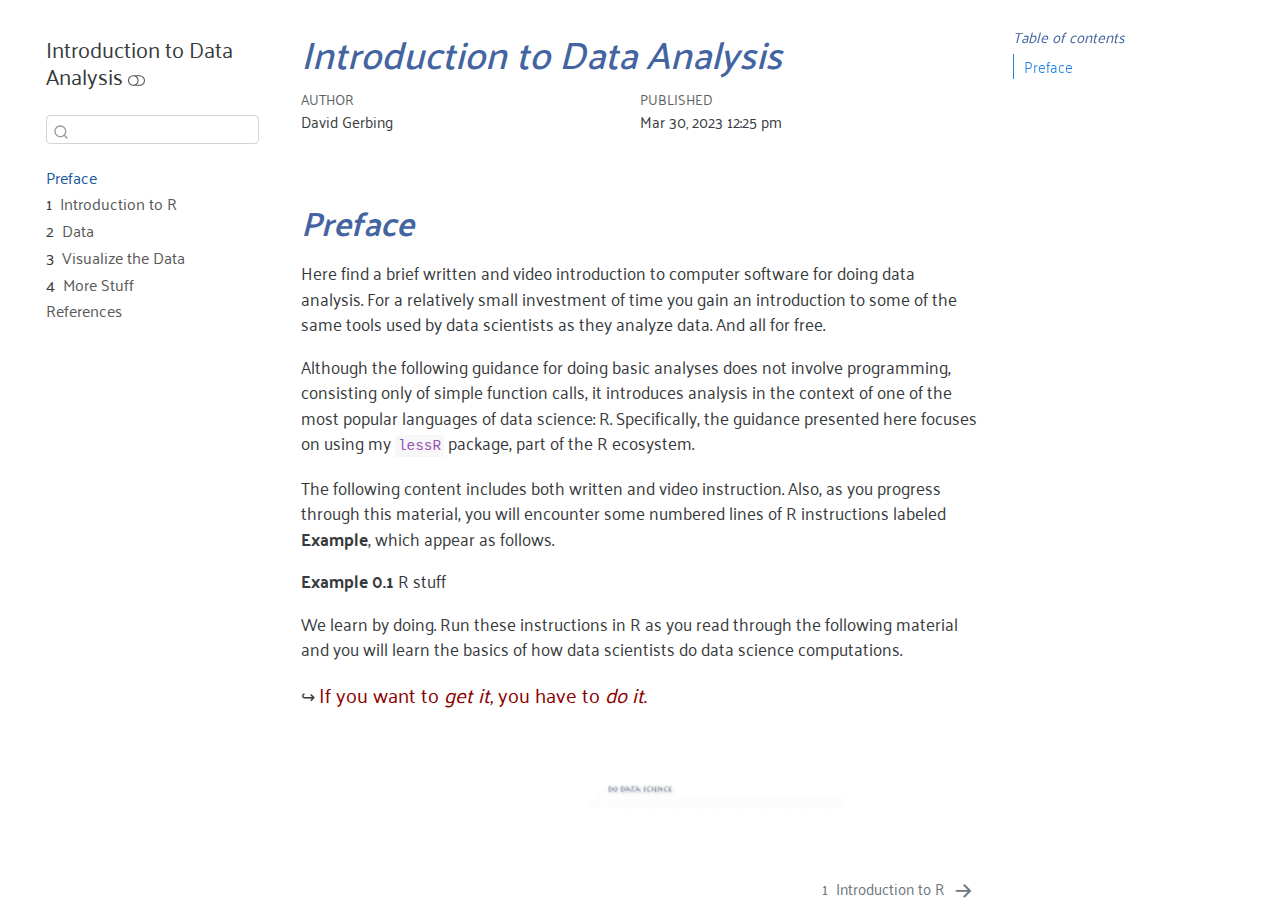
<file: index.html>
<!DOCTYPE html>
<html xmlns="http://www.w3.org/1999/xhtml" lang="en" xml:lang="en"><head>

<meta charset="utf-8">
<meta name="generator" content="quarto-1.2.335">

<meta name="viewport" content="width=device-width, initial-scale=1.0, user-scalable=yes">

<meta name="author" content="David Gerbing">

<title>Introduction to Data Analysis</title>
<style>
code{white-space: pre-wrap;}
span.smallcaps{font-variant: small-caps;}
div.columns{display: flex; gap: min(4vw, 1.5em);}
div.column{flex: auto; overflow-x: auto;}
div.hanging-indent{margin-left: 1.5em; text-indent: -1.5em;}
ul.task-list{list-style: none;}
ul.task-list li input[type="checkbox"] {
  width: 0.8em;
  margin: 0 0.8em 0.2em -1.6em;
  vertical-align: middle;
}
</style>


<script src="site_libs/quarto-nav/quarto-nav.js"></script>
<script src="site_libs/quarto-nav/headroom.min.js"></script>
<script src="site_libs/clipboard/clipboard.min.js"></script>
<script src="site_libs/quarto-search/autocomplete.umd.js"></script>
<script src="site_libs/quarto-search/fuse.min.js"></script>
<script src="site_libs/quarto-search/quarto-search.js"></script>
<meta name="quarto:offset" content="./">
<link href="./01-Intro.html" rel="next">
<script src="site_libs/quarto-html/quarto.js"></script>
<script src="site_libs/quarto-html/popper.min.js"></script>
<script src="site_libs/quarto-html/tippy.umd.min.js"></script>
<script src="site_libs/quarto-html/anchor.min.js"></script>
<link href="site_libs/quarto-html/tippy.css" rel="stylesheet">
<link href="site_libs/quarto-html/quarto-syntax-highlighting.css" rel="stylesheet" class="quarto-color-scheme" id="quarto-text-highlighting-styles">
<link href="site_libs/quarto-html/quarto-syntax-highlighting-dark.css" rel="prefetch" class="quarto-color-scheme quarto-color-alternate" id="quarto-text-highlighting-styles">
<script src="site_libs/bootstrap/bootstrap.min.js"></script>
<link href="site_libs/bootstrap/bootstrap-icons.css" rel="stylesheet">
<link href="site_libs/bootstrap/bootstrap.min.css" rel="stylesheet" class="quarto-color-scheme" id="quarto-bootstrap" data-mode="light">
<link href="site_libs/bootstrap/bootstrap-dark.min.css" rel="prefetch" class="quarto-color-scheme quarto-color-alternate" id="quarto-bootstrap" data-mode="dark">
<script id="quarto-search-options" type="application/json">{
  "location": "sidebar",
  "copy-button": false,
  "collapse-after": 3,
  "panel-placement": "start",
  "type": "textbox",
  "limit": 20,
  "language": {
    "search-no-results-text": "No results",
    "search-matching-documents-text": "matching documents",
    "search-copy-link-title": "Copy link to search",
    "search-hide-matches-text": "Hide additional matches",
    "search-more-match-text": "more match in this document",
    "search-more-matches-text": "more matches in this document",
    "search-clear-button-title": "Clear",
    "search-detached-cancel-button-title": "Cancel",
    "search-submit-button-title": "Submit"
  }
}</script>


<link rel="stylesheet" href="style.css">
</head>

<body class="nav-sidebar floating">

<div id="quarto-search-results"></div>
  <header id="quarto-header" class="headroom fixed-top">
  <nav class="quarto-secondary-nav" data-bs-toggle="collapse" data-bs-target="#quarto-sidebar" aria-controls="quarto-sidebar" aria-expanded="false" aria-label="Toggle sidebar navigation" onclick="if (window.quartoToggleHeadroom) { window.quartoToggleHeadroom(); }">
    <div class="container-fluid d-flex justify-content-between">
      <h1 class="quarto-secondary-nav-title">Introduction to Data Analysis</h1>
      <button type="button" class="quarto-btn-toggle btn" aria-label="Show secondary navigation">
        <i class="bi bi-chevron-right"></i>
      </button>
    </div>
  </nav>
</header>
<!-- content -->
<div id="quarto-content" class="quarto-container page-columns page-rows-contents page-layout-article">
<!-- sidebar -->
  <nav id="quarto-sidebar" class="sidebar collapse sidebar-navigation floating overflow-auto">
    <div class="pt-lg-2 mt-2 text-left sidebar-header">
    <div class="sidebar-title mb-0 py-0">
      <a href="./">Introduction to Data Analysis</a> 
        <div class="sidebar-tools-main">
  <a href="" class="quarto-color-scheme-toggle sidebar-tool" onclick="window.quartoToggleColorScheme(); return false;" title="Toggle dark mode"><i class="bi"></i></a>
</div>
    </div>
      </div>
      <div class="mt-2 flex-shrink-0 align-items-center">
        <div class="sidebar-search">
        <div id="quarto-search" class="" title="Search"></div>
        </div>
      </div>
    <div class="sidebar-menu-container"> 
    <ul class="list-unstyled mt-1">
        <li class="sidebar-item">
  <div class="sidebar-item-container"> 
  <a href="./index.html" class="sidebar-item-text sidebar-link active">Preface</a>
  </div>
</li>
        <li class="sidebar-item">
  <div class="sidebar-item-container"> 
  <a href="./01-Intro.html" class="sidebar-item-text sidebar-link"><span class="chapter-number">1</span>&nbsp; <span class="chapter-title">Introduction to R</span></a>
  </div>
</li>
        <li class="sidebar-item">
  <div class="sidebar-item-container"> 
  <a href="./02-Data.html" class="sidebar-item-text sidebar-link"><span class="chapter-number">2</span>&nbsp; <span class="chapter-title">Data</span></a>
  </div>
</li>
        <li class="sidebar-item">
  <div class="sidebar-item-container"> 
  <a href="./03-Visualization.html" class="sidebar-item-text sidebar-link"><span class="chapter-number">3</span>&nbsp; <span class="chapter-title">Visualize the Data</span></a>
  </div>
</li>
        <li class="sidebar-item">
  <div class="sidebar-item-container"> 
  <a href="./04-MoreStuff.html" class="sidebar-item-text sidebar-link"><span class="chapter-number">4</span>&nbsp; <span class="chapter-title">More Stuff</span></a>
  </div>
</li>
        <li class="sidebar-item">
  <div class="sidebar-item-container"> 
  <a href="./references.html" class="sidebar-item-text sidebar-link">References</a>
  </div>
</li>
    </ul>
    </div>
</nav>
<!-- margin-sidebar -->
    <div id="quarto-margin-sidebar" class="sidebar margin-sidebar">
        <nav id="TOC" role="doc-toc" class="toc-active">
    <h2 id="toc-title">Table of contents</h2>
   
  <ul>
  <li><a href="#preface" id="toc-preface" class="nav-link active" data-scroll-target="#preface">Preface</a></li>
  </ul>
</nav>
    </div>
<!-- main -->
<main class="content" id="quarto-document-content">

<header id="title-block-header" class="quarto-title-block default">
<div class="quarto-title">
<h1 class="title d-none d-lg-block">Introduction to Data Analysis</h1>
</div>



<div class="quarto-title-meta">

    <div>
    <div class="quarto-title-meta-heading">Author</div>
    <div class="quarto-title-meta-contents">
             <p>David Gerbing </p>
          </div>
  </div>
    
    <div>
    <div class="quarto-title-meta-heading">Published</div>
    <div class="quarto-title-meta-contents">
      <p class="date">Mar 30, 2023 12:25 pm</p>
    </div>
  </div>
  
    
  </div>
  

</header>

<section id="preface" class="level1 unnumbered">
<h1 class="unnumbered">Preface</h1>
<p>Here find a brief written and video introduction to computer software for doing data analysis. For a relatively small investment of time you gain an introduction to some of the same tools used by data scientists as they analyze data. And all for free.</p>
<p>Although the following guidance for doing basic analyses does not involve programming, consisting only of simple function calls, it introduces analysis in the context of one of the most popular languages of data science: R. Specifically, the guidance presented here focuses on using my <code>lessR</code> package, part of the R ecosystem.</p>
<p>The following content includes both written and video instruction. Also, as you progress through this material, you will encounter some numbered lines of R instructions labeled <strong>Example</strong>, which appear as follows.</p>
<div class="example">
<p><span id="exm:eg" class="example"><strong>Example 0.1 </strong></span>R stuff</p>
</div>
<p>We learn by doing. Run these instructions in R as you read through the following material and you will learn the basics of how data scientists do data science computations.</p>
<p><span style="font-size: 1.44m;">↪</span> <span style="color:darkred; font-size: 1.2em;">If you want to <em>get it</em>, you have to <em>do it</em>.</span></p>
<p>&nbsp;</p>
<div class="cell" data-layout-align="center" data-fig.asp="0.7">
<div class="cell-output-display">
<div class="quarto-figure quarto-figure-center">
<figure class="figure">
<p><img src="images/DoDataScience.gif" class="img-fluid figure-img" style="width:60.0%"></p>
</figure>
</div>
</div>
</div>


</section>

</main> <!-- /main -->
<script id="quarto-html-after-body" type="application/javascript">
window.document.addEventListener("DOMContentLoaded", function (event) {
  const toggleBodyColorMode = (bsSheetEl) => {
    const mode = bsSheetEl.getAttribute("data-mode");
    const bodyEl = window.document.querySelector("body");
    if (mode === "dark") {
      bodyEl.classList.add("quarto-dark");
      bodyEl.classList.remove("quarto-light");
    } else {
      bodyEl.classList.add("quarto-light");
      bodyEl.classList.remove("quarto-dark");
    }
  }
  const toggleBodyColorPrimary = () => {
    const bsSheetEl = window.document.querySelector("link#quarto-bootstrap");
    if (bsSheetEl) {
      toggleBodyColorMode(bsSheetEl);
    }
  }
  toggleBodyColorPrimary();  
  const disableStylesheet = (stylesheets) => {
    for (let i=0; i < stylesheets.length; i++) {
      const stylesheet = stylesheets[i];
      stylesheet.rel = 'prefetch';
    }
  }
  const enableStylesheet = (stylesheets) => {
    for (let i=0; i < stylesheets.length; i++) {
      const stylesheet = stylesheets[i];
      stylesheet.rel = 'stylesheet';
    }
  }
  const manageTransitions = (selector, allowTransitions) => {
    const els = window.document.querySelectorAll(selector);
    for (let i=0; i < els.length; i++) {
      const el = els[i];
      if (allowTransitions) {
        el.classList.remove('notransition');
      } else {
        el.classList.add('notransition');
      }
    }
  }
  const toggleColorMode = (alternate) => {
    // Switch the stylesheets
    const alternateStylesheets = window.document.querySelectorAll('link.quarto-color-scheme.quarto-color-alternate');
    manageTransitions('#quarto-margin-sidebar .nav-link', false);
    if (alternate) {
      enableStylesheet(alternateStylesheets);
      for (const sheetNode of alternateStylesheets) {
        if (sheetNode.id === "quarto-bootstrap") {
          toggleBodyColorMode(sheetNode);
        }
      }
    } else {
      disableStylesheet(alternateStylesheets);
      toggleBodyColorPrimary();
    }
    manageTransitions('#quarto-margin-sidebar .nav-link', true);
    // Switch the toggles
    const toggles = window.document.querySelectorAll('.quarto-color-scheme-toggle');
    for (let i=0; i < toggles.length; i++) {
      const toggle = toggles[i];
      if (toggle) {
        if (alternate) {
          toggle.classList.add("alternate");     
        } else {
          toggle.classList.remove("alternate");
        }
      }
    }
    // Hack to workaround the fact that safari doesn't
    // properly recolor the scrollbar when toggling (#1455)
    if (navigator.userAgent.indexOf('Safari') > 0 && navigator.userAgent.indexOf('Chrome') == -1) {
      manageTransitions("body", false);
      window.scrollTo(0, 1);
      setTimeout(() => {
        window.scrollTo(0, 0);
        manageTransitions("body", true);
      }, 40);  
    }
  }
  const isFileUrl = () => { 
    return window.location.protocol === 'file:';
  }
  const hasAlternateSentinel = () => {  
    let styleSentinel = getColorSchemeSentinel();
    if (styleSentinel !== null) {
      return styleSentinel === "alternate";
    } else {
      return false;
    }
  }
  const setStyleSentinel = (alternate) => {
    const value = alternate ? "alternate" : "default";
    if (!isFileUrl()) {
      window.localStorage.setItem("quarto-color-scheme", value);
    } else {
      localAlternateSentinel = value;
    }
  }
  const getColorSchemeSentinel = () => {
    if (!isFileUrl()) {
      const storageValue = window.localStorage.getItem("quarto-color-scheme");
      return storageValue != null ? storageValue : localAlternateSentinel;
    } else {
      return localAlternateSentinel;
    }
  }
  let localAlternateSentinel = 'default';
  // Dark / light mode switch
  window.quartoToggleColorScheme = () => {
    // Read the current dark / light value 
    let toAlternate = !hasAlternateSentinel();
    toggleColorMode(toAlternate);
    setStyleSentinel(toAlternate);
  };
  // Ensure there is a toggle, if there isn't float one in the top right
  if (window.document.querySelector('.quarto-color-scheme-toggle') === null) {
    const a = window.document.createElement('a');
    a.classList.add('top-right');
    a.classList.add('quarto-color-scheme-toggle');
    a.href = "";
    a.onclick = function() { try { window.quartoToggleColorScheme(); } catch {} return false; };
    const i = window.document.createElement("i");
    i.classList.add('bi');
    a.appendChild(i);
    window.document.body.appendChild(a);
  }
  // Switch to dark mode if need be
  if (hasAlternateSentinel()) {
    toggleColorMode(true);
  } else {
    toggleColorMode(false);
  }
  const icon = "";
  const anchorJS = new window.AnchorJS();
  anchorJS.options = {
    placement: 'right',
    icon: icon
  };
  anchorJS.add('.anchored');
  const clipboard = new window.ClipboardJS('.code-copy-button', {
    target: function(trigger) {
      return trigger.previousElementSibling;
    }
  });
  clipboard.on('success', function(e) {
    // button target
    const button = e.trigger;
    // don't keep focus
    button.blur();
    // flash "checked"
    button.classList.add('code-copy-button-checked');
    var currentTitle = button.getAttribute("title");
    button.setAttribute("title", "Copied!");
    let tooltip;
    if (window.bootstrap) {
      button.setAttribute("data-bs-toggle", "tooltip");
      button.setAttribute("data-bs-placement", "left");
      button.setAttribute("data-bs-title", "Copied!");
      tooltip = new bootstrap.Tooltip(button, 
        { trigger: "manual", 
          customClass: "code-copy-button-tooltip",
          offset: [0, -8]});
      tooltip.show();    
    }
    setTimeout(function() {
      if (tooltip) {
        tooltip.hide();
        button.removeAttribute("data-bs-title");
        button.removeAttribute("data-bs-toggle");
        button.removeAttribute("data-bs-placement");
      }
      button.setAttribute("title", currentTitle);
      button.classList.remove('code-copy-button-checked');
    }, 1000);
    // clear code selection
    e.clearSelection();
  });
  function tippyHover(el, contentFn) {
    const config = {
      allowHTML: true,
      content: contentFn,
      maxWidth: 500,
      delay: 100,
      arrow: false,
      appendTo: function(el) {
          return el.parentElement;
      },
      interactive: true,
      interactiveBorder: 10,
      theme: 'quarto',
      placement: 'bottom-start'
    };
    window.tippy(el, config); 
  }
  const noterefs = window.document.querySelectorAll('a[role="doc-noteref"]');
  for (var i=0; i<noterefs.length; i++) {
    const ref = noterefs[i];
    tippyHover(ref, function() {
      // use id or data attribute instead here
      let href = ref.getAttribute('data-footnote-href') || ref.getAttribute('href');
      try { href = new URL(href).hash; } catch {}
      const id = href.replace(/^#\/?/, "");
      const note = window.document.getElementById(id);
      return note.innerHTML;
    });
  }
  const findCites = (el) => {
    const parentEl = el.parentElement;
    if (parentEl) {
      const cites = parentEl.dataset.cites;
      if (cites) {
        return {
          el,
          cites: cites.split(' ')
        };
      } else {
        return findCites(el.parentElement)
      }
    } else {
      return undefined;
    }
  };
  var bibliorefs = window.document.querySelectorAll('a[role="doc-biblioref"]');
  for (var i=0; i<bibliorefs.length; i++) {
    const ref = bibliorefs[i];
    const citeInfo = findCites(ref);
    if (citeInfo) {
      tippyHover(citeInfo.el, function() {
        var popup = window.document.createElement('div');
        citeInfo.cites.forEach(function(cite) {
          var citeDiv = window.document.createElement('div');
          citeDiv.classList.add('hanging-indent');
          citeDiv.classList.add('csl-entry');
          var biblioDiv = window.document.getElementById('ref-' + cite);
          if (biblioDiv) {
            citeDiv.innerHTML = biblioDiv.innerHTML;
          }
          popup.appendChild(citeDiv);
        });
        return popup.innerHTML;
      });
    }
  }
});
</script>
<nav class="page-navigation">
  <div class="nav-page nav-page-previous">
  </div>
  <div class="nav-page nav-page-next">
      <a href="./01-Intro.html" class="pagination-link">
        <span class="nav-page-text"><span class="chapter-number">1</span>&nbsp; <span class="chapter-title">Introduction to R</span></span> <i class="bi bi-arrow-right-short"></i>
      </a>
  </div>
</nav>
</div> <!-- /content -->



</body></html>
</file>
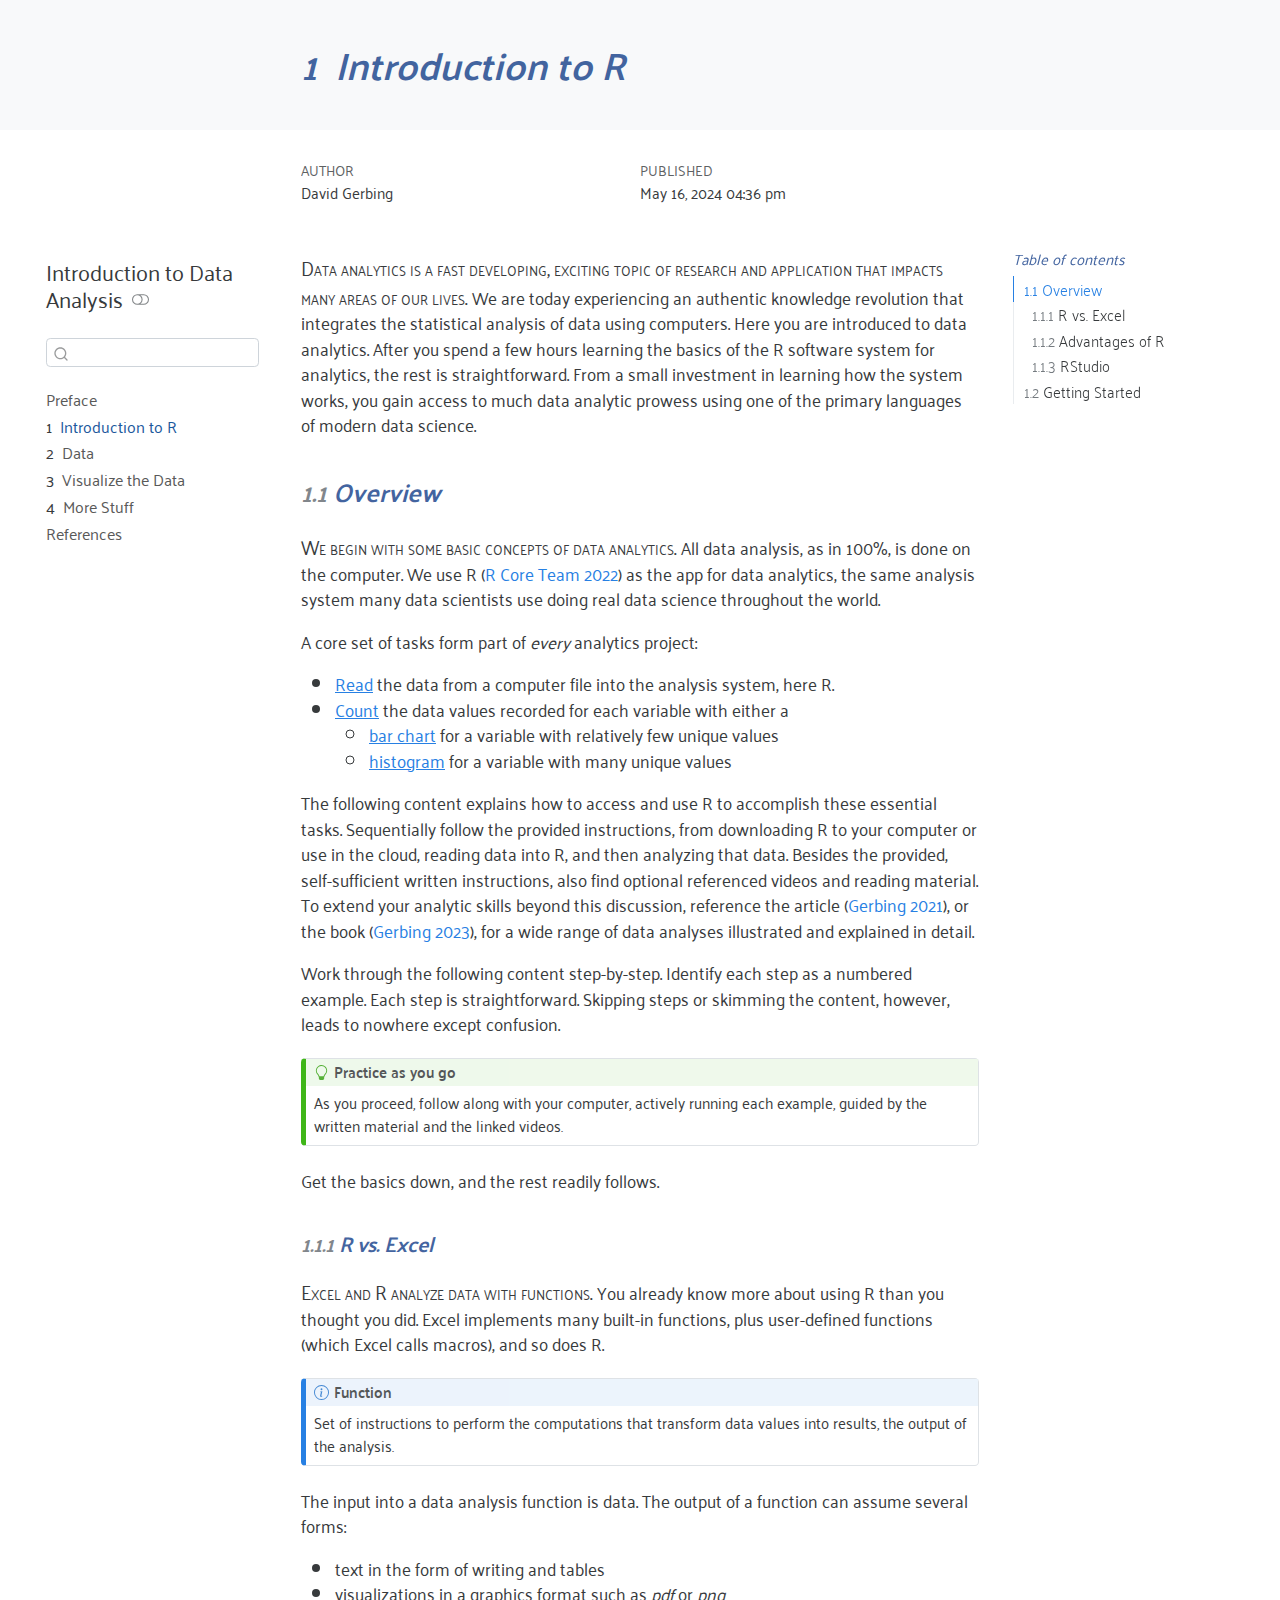
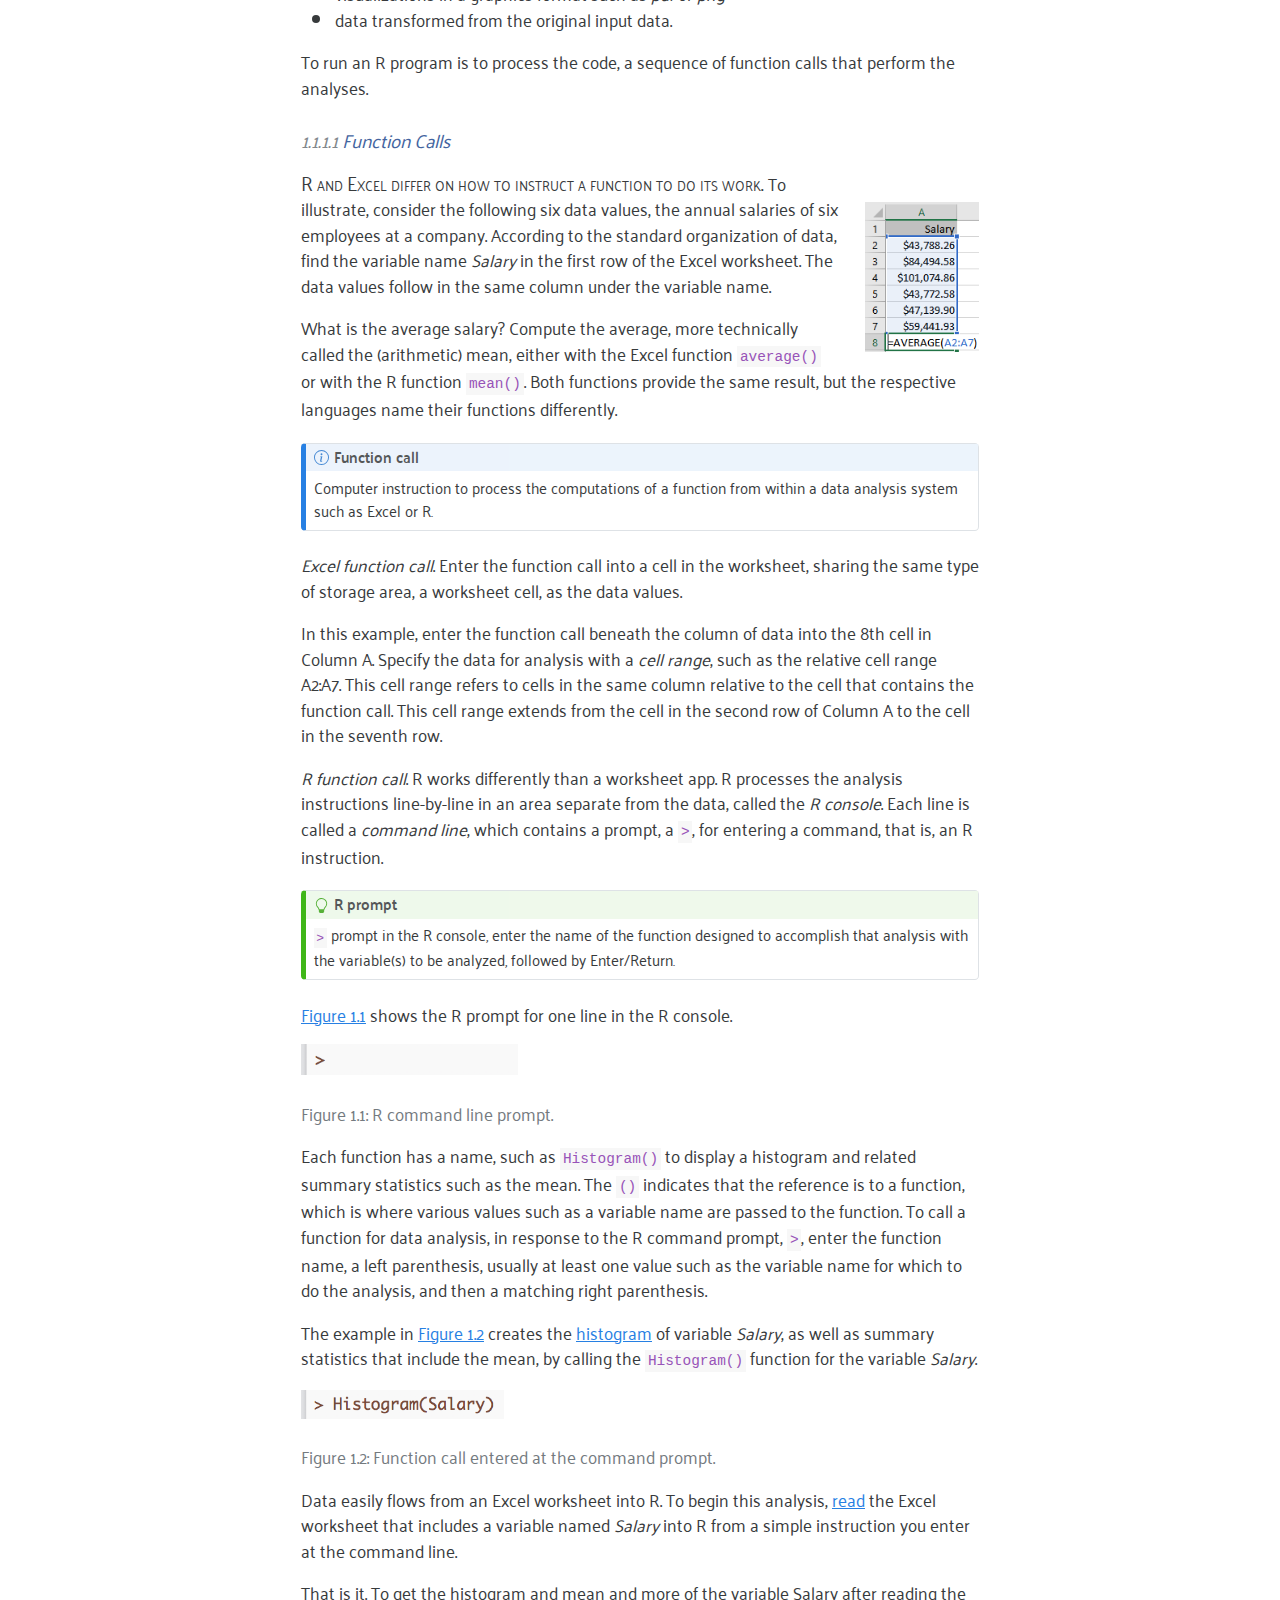
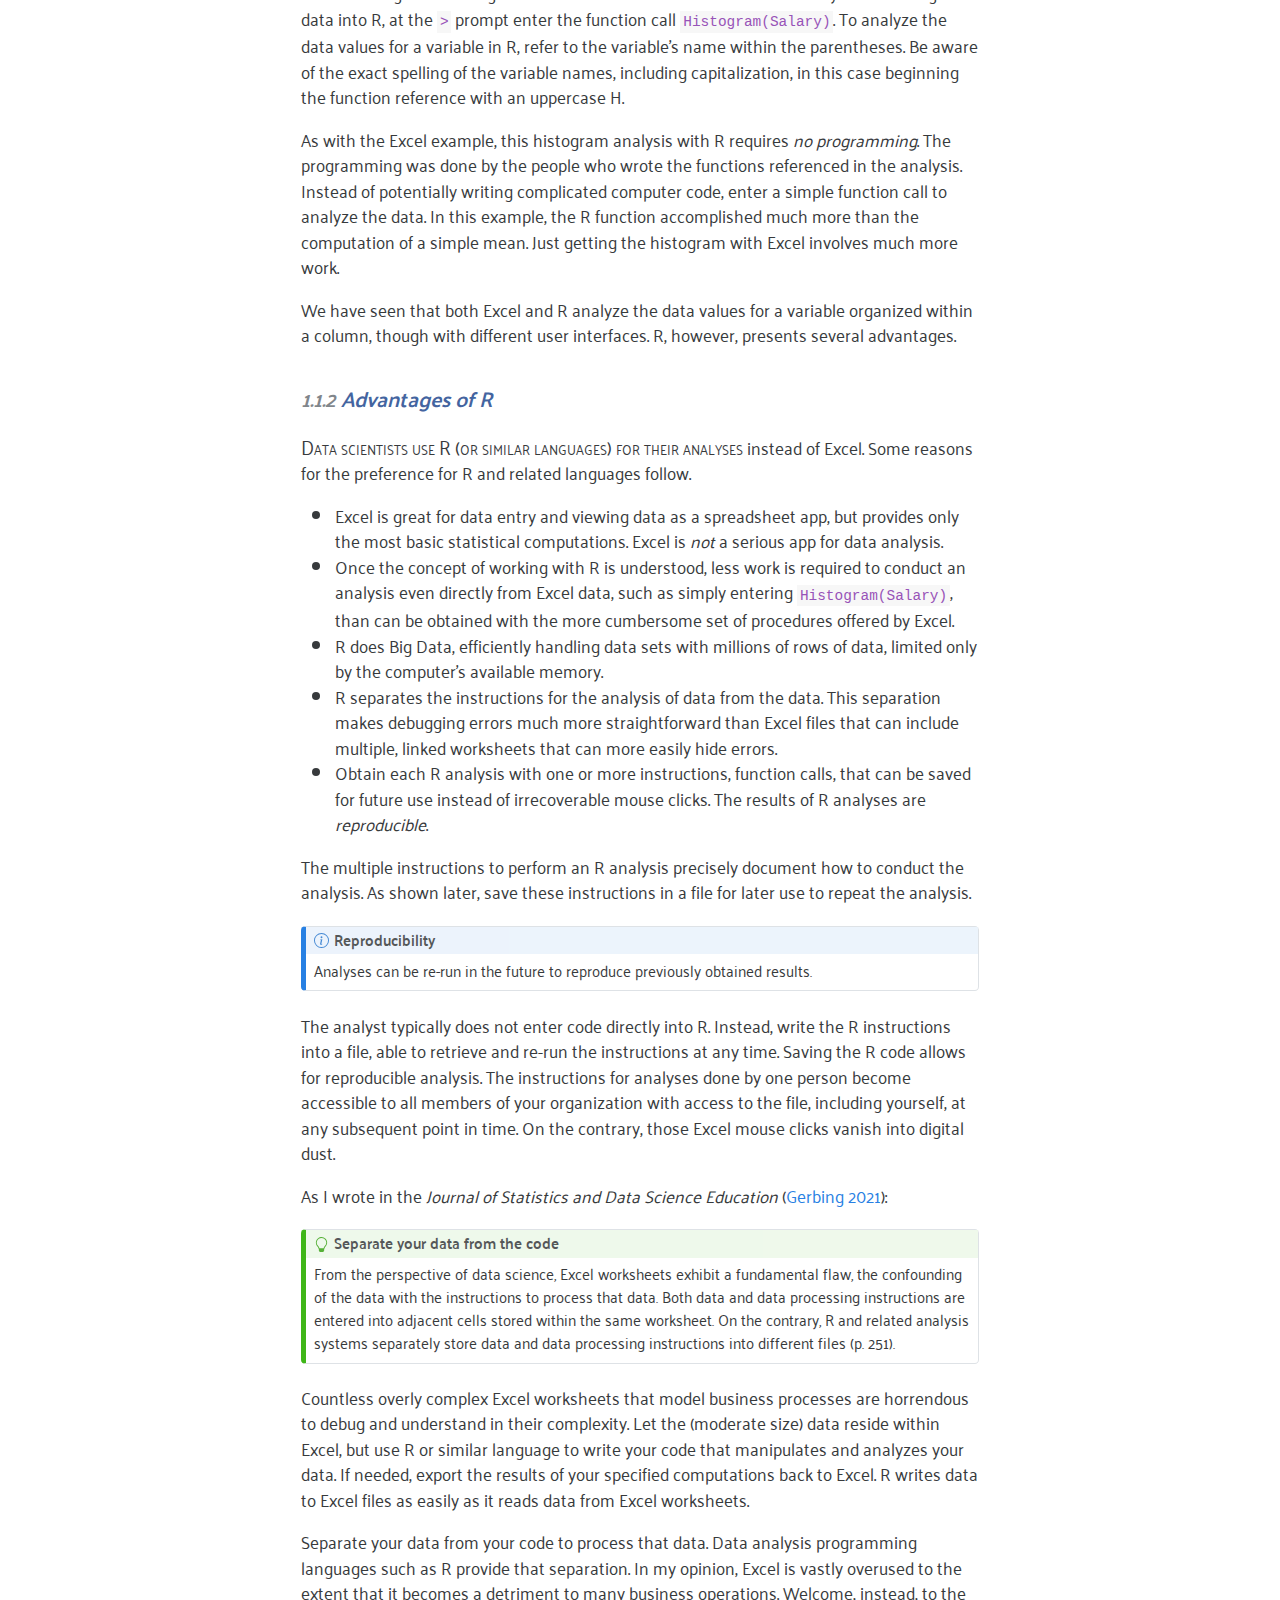
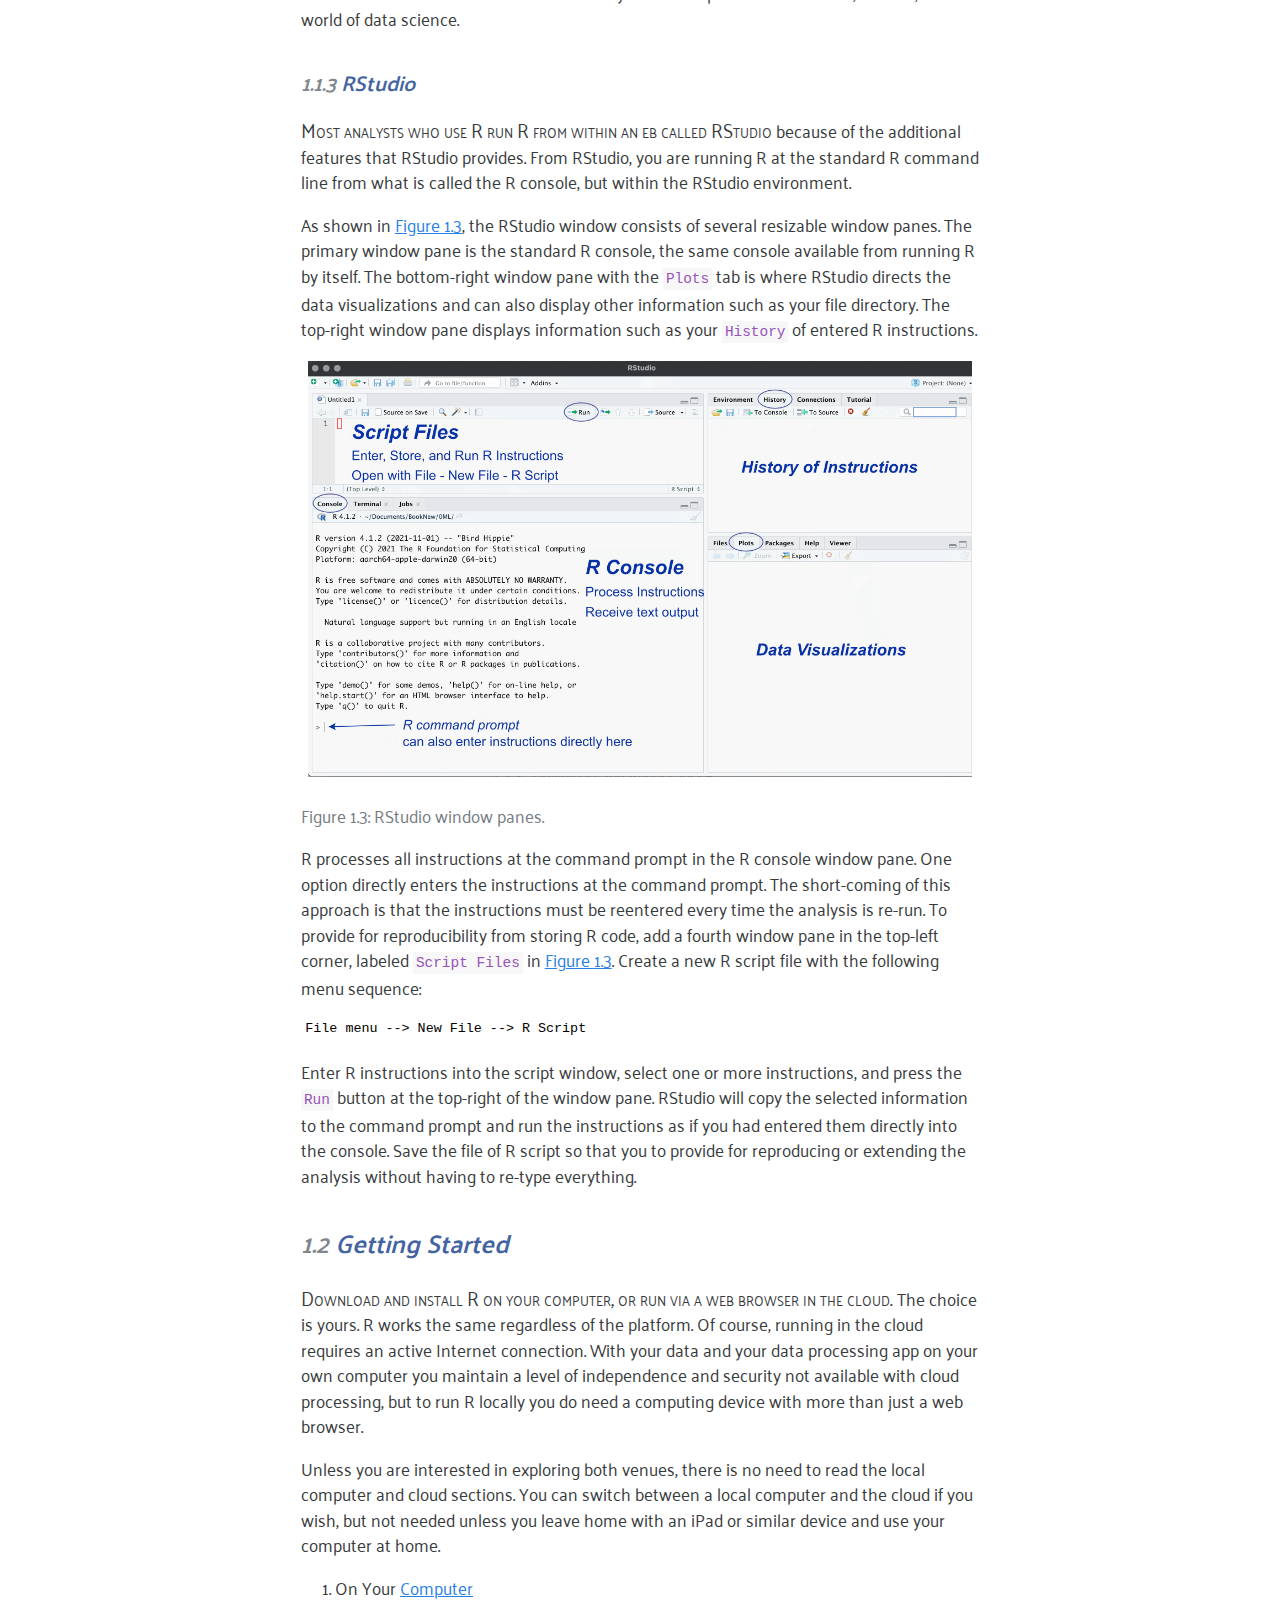
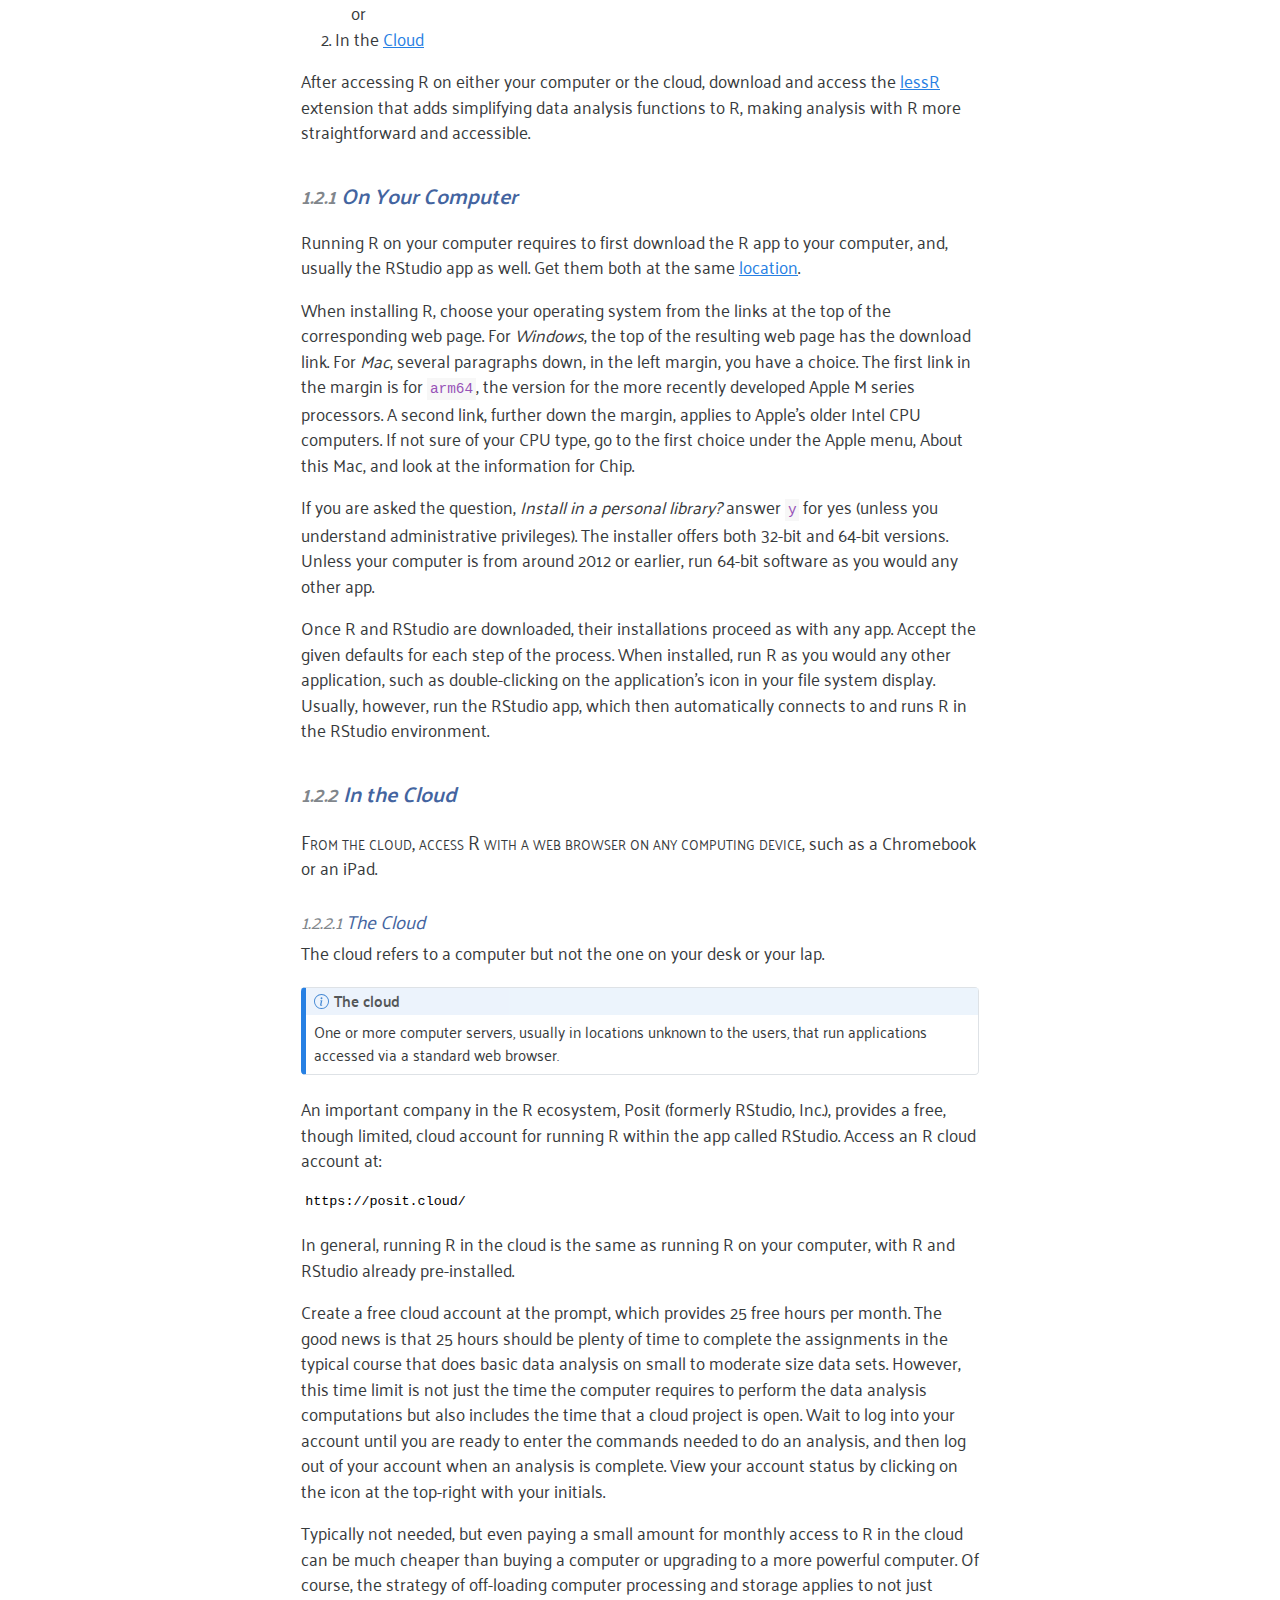
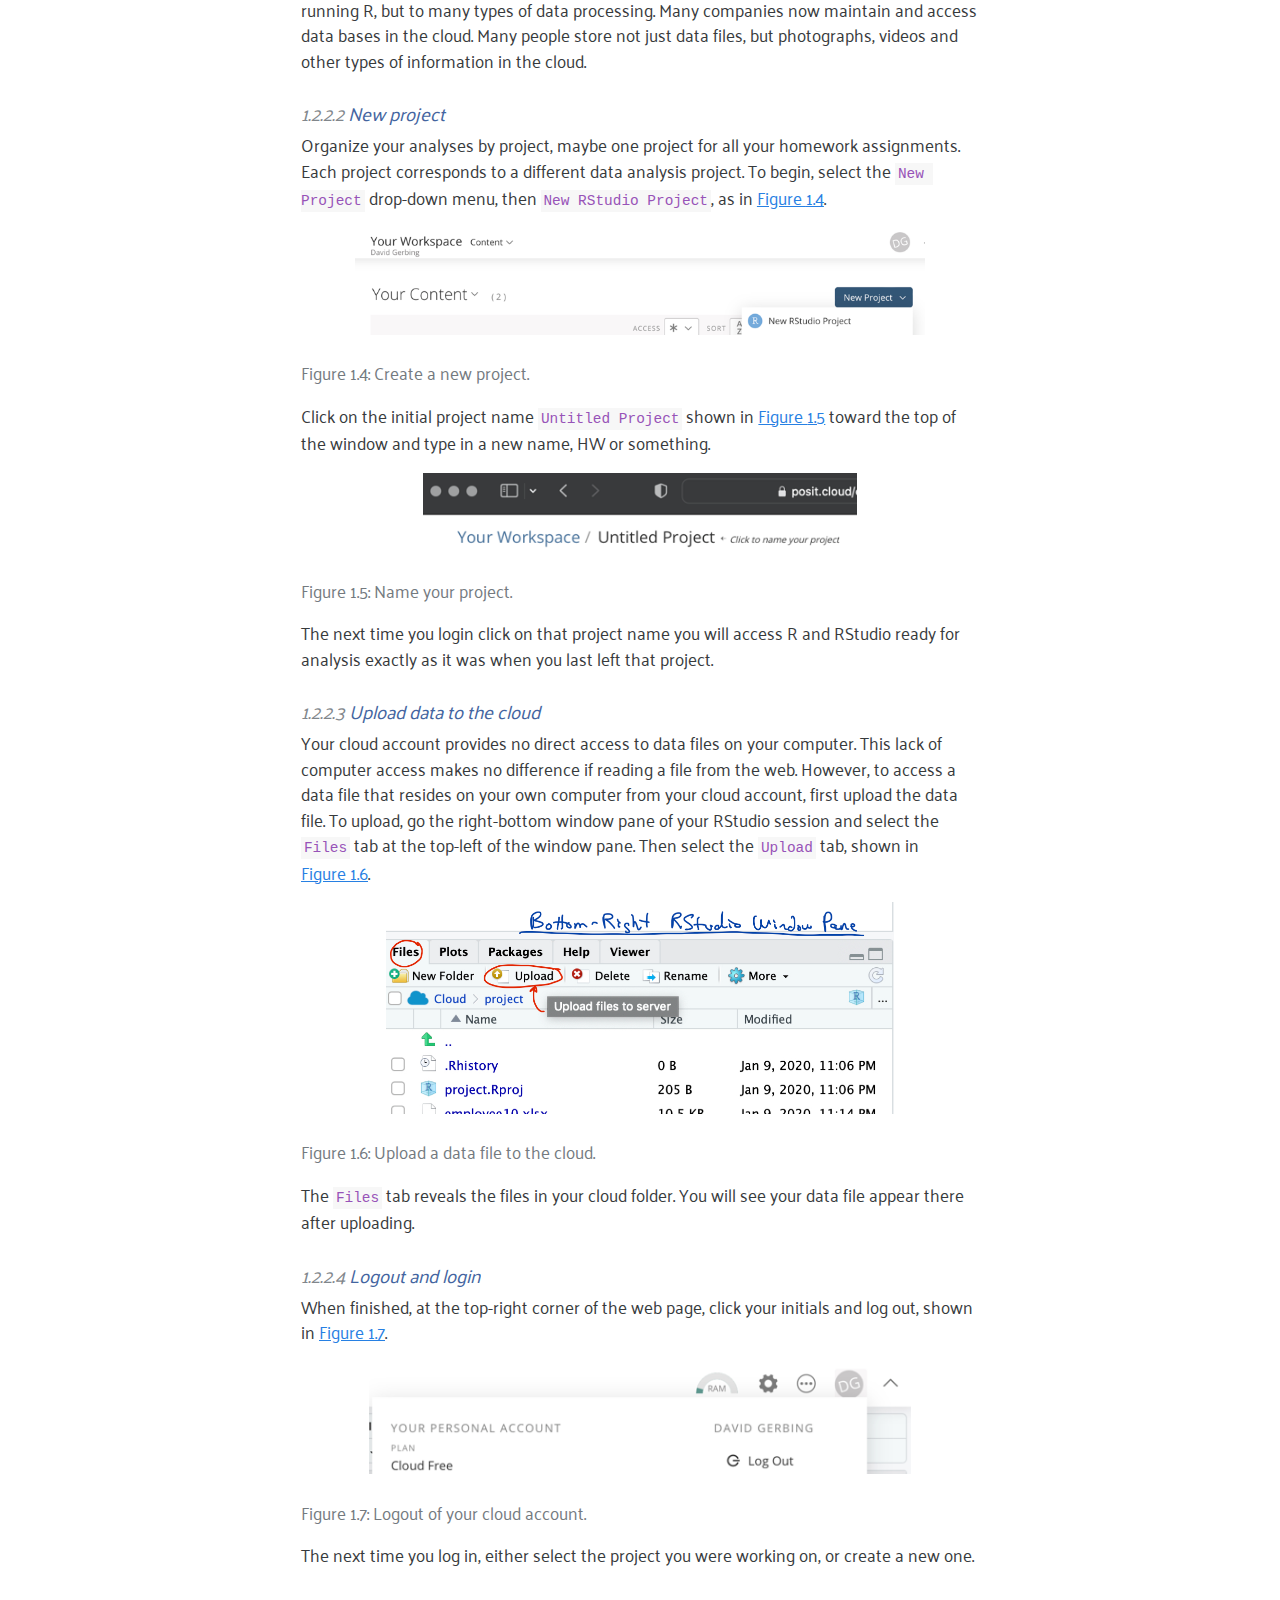
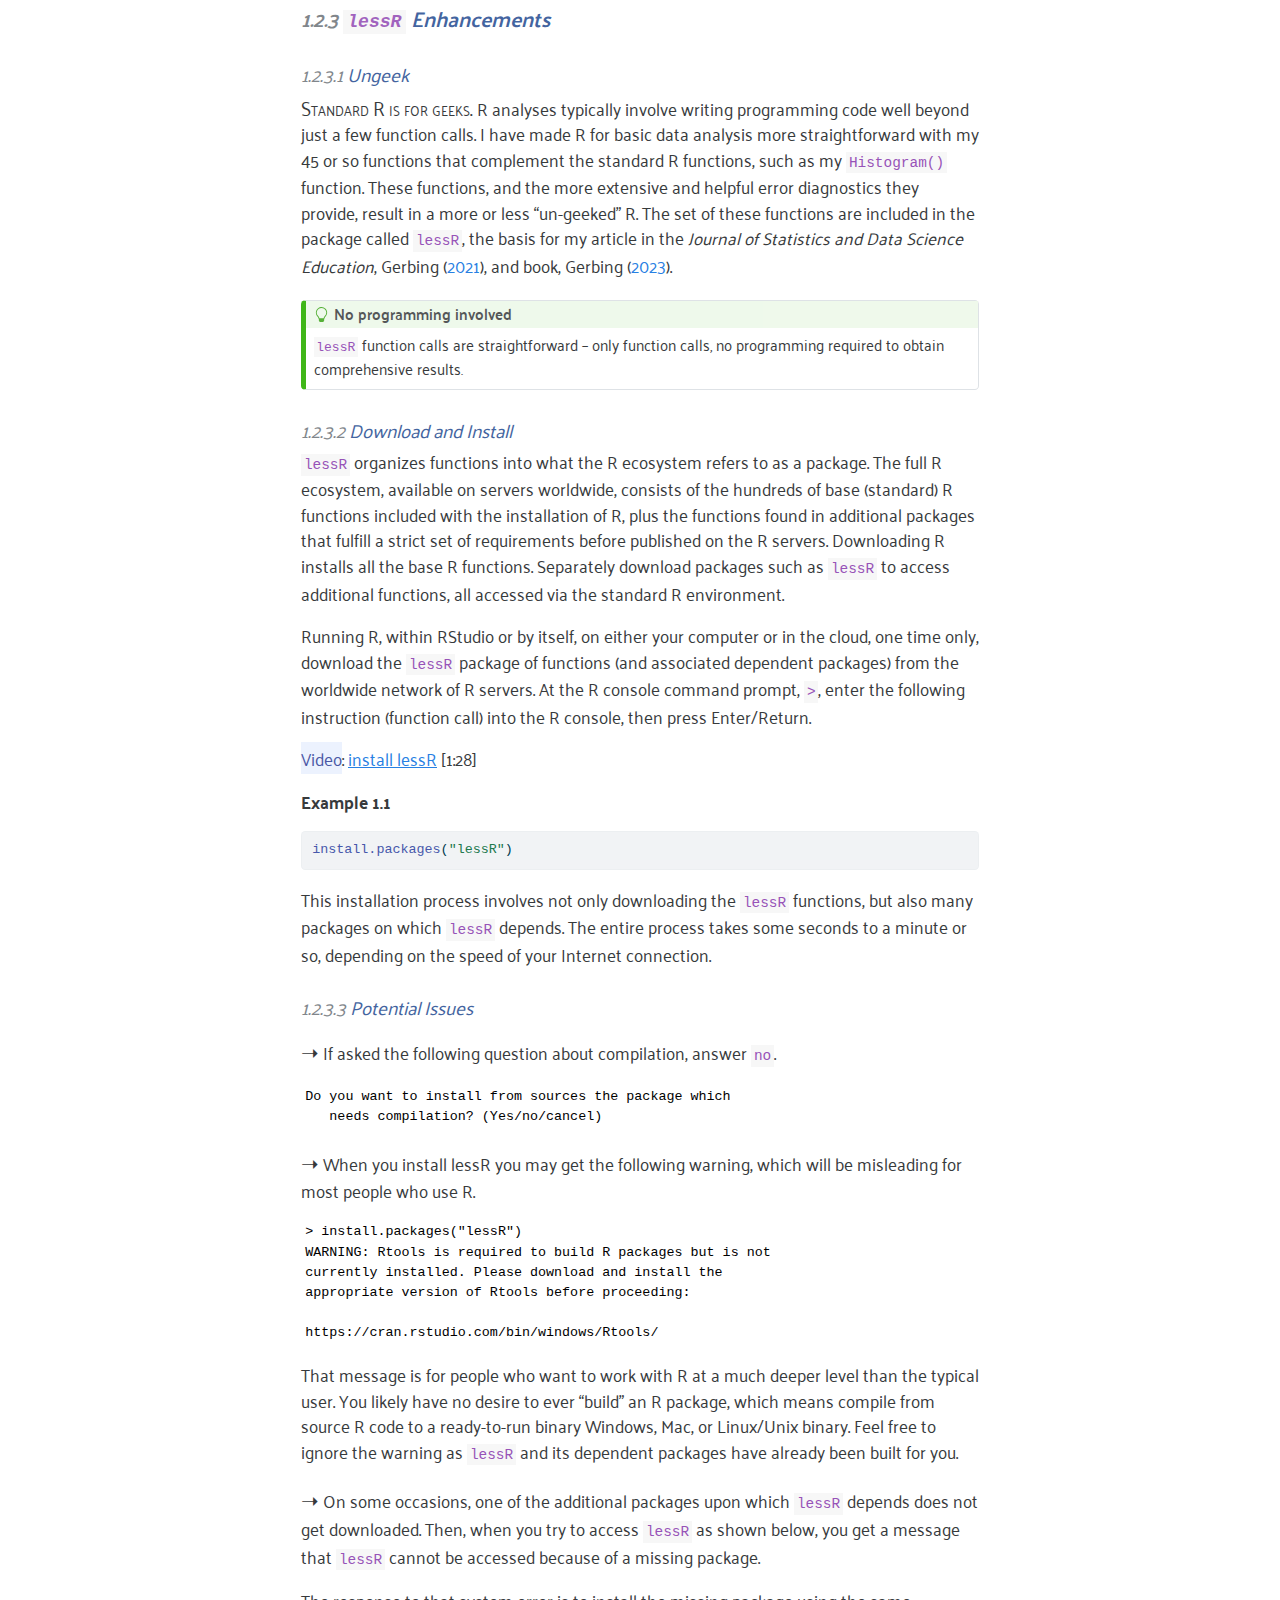
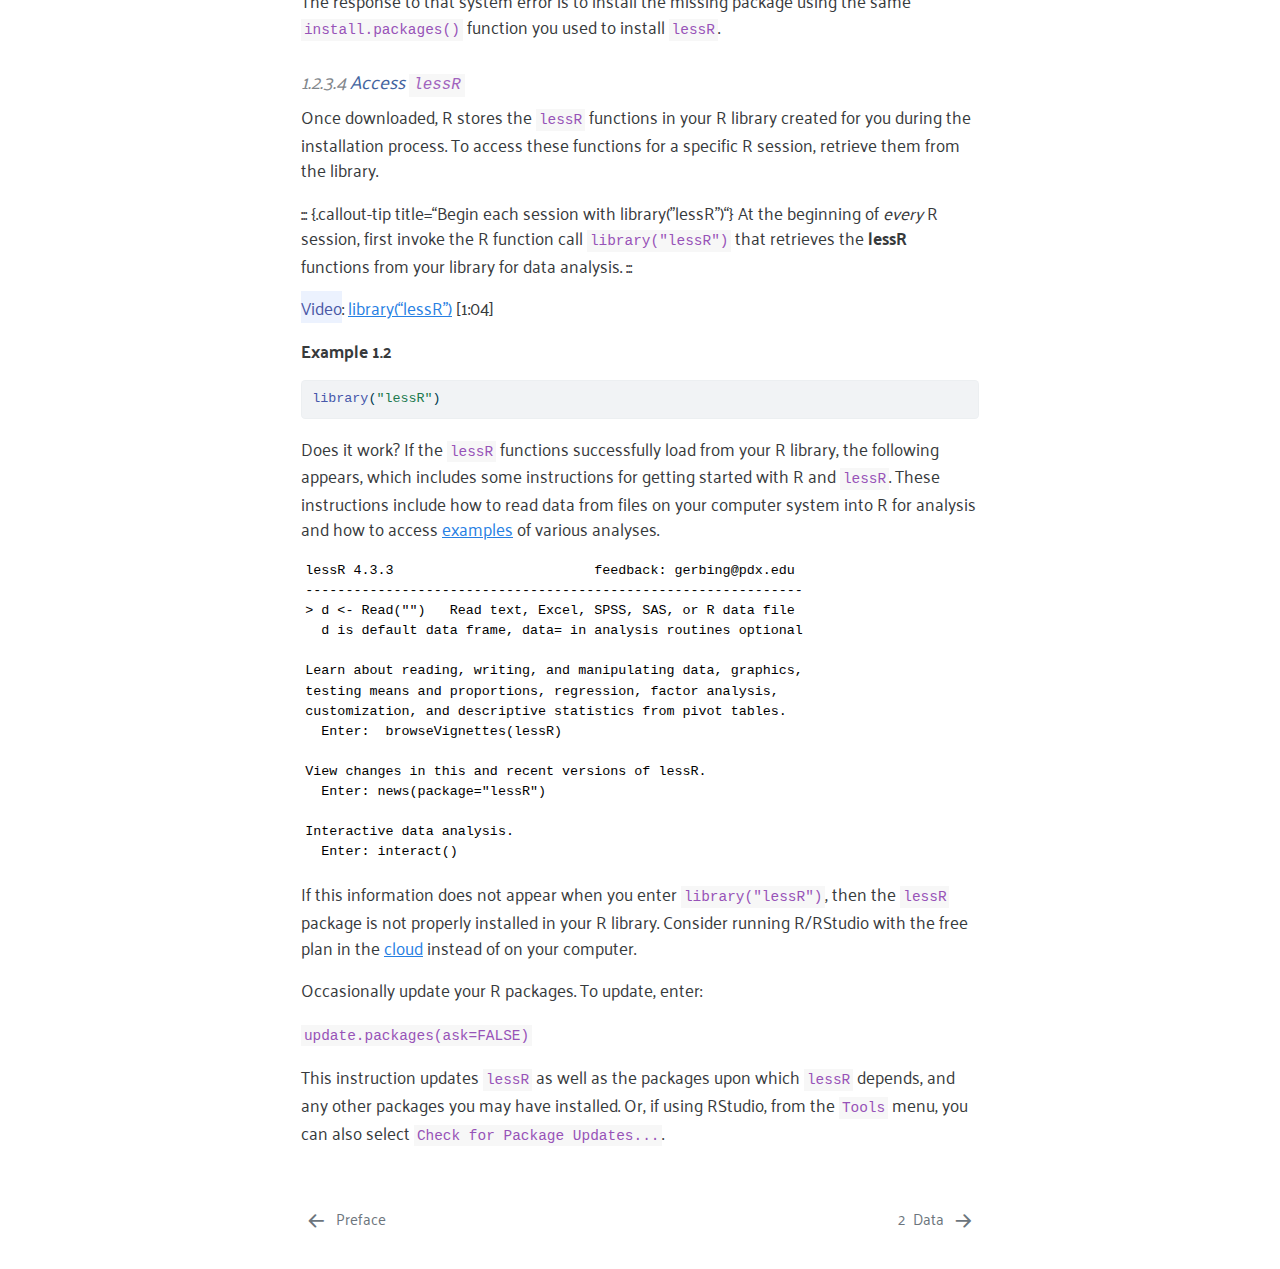
<file: 01-Intro.html>
<!DOCTYPE html>
<html xmlns="http://www.w3.org/1999/xhtml" lang="en" xml:lang="en"><head>

<meta charset="utf-8">
<meta name="generator" content="quarto-1.4.550">

<meta name="viewport" content="width=device-width, initial-scale=1.0, user-scalable=yes">

<meta name="author" content="David Gerbing">

<title>Introduction to Data Analysis - 1&nbsp; Introduction to R</title>
<style>
code{white-space: pre-wrap;}
span.smallcaps{font-variant: small-caps;}
div.columns{display: flex; gap: min(4vw, 1.5em);}
div.column{flex: auto; overflow-x: auto;}
div.hanging-indent{margin-left: 1.5em; text-indent: -1.5em;}
ul.task-list{list-style: none;}
ul.task-list li input[type="checkbox"] {
  width: 0.8em;
  margin: 0 0.8em 0.2em -1em; /* quarto-specific, see https://github.com/quarto-dev/quarto-cli/issues/4556 */ 
  vertical-align: middle;
}
/* CSS for syntax highlighting */
pre > code.sourceCode { white-space: pre; position: relative; }
pre > code.sourceCode > span { line-height: 1.25; }
pre > code.sourceCode > span:empty { height: 1.2em; }
.sourceCode { overflow: visible; }
code.sourceCode > span { color: inherit; text-decoration: inherit; }
div.sourceCode { margin: 1em 0; }
pre.sourceCode { margin: 0; }
@media screen {
div.sourceCode { overflow: auto; }
}
@media print {
pre > code.sourceCode { white-space: pre-wrap; }
pre > code.sourceCode > span { text-indent: -5em; padding-left: 5em; }
}
pre.numberSource code
  { counter-reset: source-line 0; }
pre.numberSource code > span
  { position: relative; left: -4em; counter-increment: source-line; }
pre.numberSource code > span > a:first-child::before
  { content: counter(source-line);
    position: relative; left: -1em; text-align: right; vertical-align: baseline;
    border: none; display: inline-block;
    -webkit-touch-callout: none; -webkit-user-select: none;
    -khtml-user-select: none; -moz-user-select: none;
    -ms-user-select: none; user-select: none;
    padding: 0 4px; width: 4em;
  }
pre.numberSource { margin-left: 3em;  padding-left: 4px; }
div.sourceCode
  {   }
@media screen {
pre > code.sourceCode > span > a:first-child::before { text-decoration: underline; }
}
/* CSS for citations */
div.csl-bib-body { }
div.csl-entry {
  clear: both;
  margin-bottom: 0em;
}
.hanging-indent div.csl-entry {
  margin-left:2em;
  text-indent:-2em;
}
div.csl-left-margin {
  min-width:2em;
  float:left;
}
div.csl-right-inline {
  margin-left:2em;
  padding-left:1em;
}
div.csl-indent {
  margin-left: 2em;
}</style>


<script src="site_libs/quarto-nav/quarto-nav.js"></script>
<script src="site_libs/quarto-nav/headroom.min.js"></script>
<script src="site_libs/clipboard/clipboard.min.js"></script>
<script src="site_libs/quarto-search/autocomplete.umd.js"></script>
<script src="site_libs/quarto-search/fuse.min.js"></script>
<script src="site_libs/quarto-search/quarto-search.js"></script>
<meta name="quarto:offset" content="./">
<link href="./02-Data.html" rel="next">
<link href="./index.html" rel="prev">
<script src="site_libs/quarto-html/quarto.js"></script>
<script src="site_libs/quarto-html/popper.min.js"></script>
<script src="site_libs/quarto-html/tippy.umd.min.js"></script>
<script src="site_libs/quarto-html/anchor.min.js"></script>
<link href="site_libs/quarto-html/tippy.css" rel="stylesheet">
<link href="site_libs/quarto-html/quarto-syntax-highlighting.css" rel="stylesheet" class="quarto-color-scheme" id="quarto-text-highlighting-styles">
<link href="site_libs/quarto-html/quarto-syntax-highlighting-dark.css" rel="prefetch" class="quarto-color-scheme quarto-color-alternate" id="quarto-text-highlighting-styles">
<script src="site_libs/bootstrap/bootstrap.min.js"></script>
<link href="site_libs/bootstrap/bootstrap-icons.css" rel="stylesheet">
<link href="site_libs/bootstrap/bootstrap.min.css" rel="stylesheet" class="quarto-color-scheme" id="quarto-bootstrap" data-mode="light">
<link href="site_libs/bootstrap/bootstrap-dark.min.css" rel="prefetch" class="quarto-color-scheme quarto-color-alternate" id="quarto-bootstrap" data-mode="dark">
<script id="quarto-search-options" type="application/json">{
  "location": "sidebar",
  "copy-button": false,
  "collapse-after": 3,
  "panel-placement": "start",
  "type": "textbox",
  "limit": 50,
  "keyboard-shortcut": [
    "f",
    "/",
    "s"
  ],
  "show-item-context": false,
  "language": {
    "search-no-results-text": "No results",
    "search-matching-documents-text": "matching documents",
    "search-copy-link-title": "Copy link to search",
    "search-hide-matches-text": "Hide additional matches",
    "search-more-match-text": "more match in this document",
    "search-more-matches-text": "more matches in this document",
    "search-clear-button-title": "Clear",
    "search-text-placeholder": "",
    "search-detached-cancel-button-title": "Cancel",
    "search-submit-button-title": "Submit",
    "search-label": "Search"
  }
}</script>


<link rel="stylesheet" href="style.css">
</head>

<body class="nav-sidebar floating">

<div id="quarto-search-results"></div>
  <header id="quarto-header" class="headroom fixed-top quarto-banner">
  <nav class="quarto-secondary-nav">
    <div class="container-fluid d-flex">
      <button type="button" class="quarto-btn-toggle btn" data-bs-toggle="collapse" data-bs-target=".quarto-sidebar-collapse-item" aria-controls="quarto-sidebar" aria-expanded="false" aria-label="Toggle sidebar navigation" onclick="if (window.quartoToggleHeadroom) { window.quartoToggleHeadroom(); }">
        <i class="bi bi-layout-text-sidebar-reverse"></i>
      </button>
        <nav class="quarto-page-breadcrumbs" aria-label="breadcrumb"><ol class="breadcrumb"><li class="breadcrumb-item"><a href="./01-Intro.html"><span class="chapter-number">1</span>&nbsp; <span class="chapter-title">Introduction to R</span></a></li></ol></nav>
        <a class="flex-grow-1" role="button" data-bs-toggle="collapse" data-bs-target=".quarto-sidebar-collapse-item" aria-controls="quarto-sidebar" aria-expanded="false" aria-label="Toggle sidebar navigation" onclick="if (window.quartoToggleHeadroom) { window.quartoToggleHeadroom(); }">      
        </a>
      <button type="button" class="btn quarto-search-button" aria-label="" onclick="window.quartoOpenSearch();">
        <i class="bi bi-search"></i>
      </button>
    </div>
  </nav>
</header>
<!-- content -->
<header id="title-block-header" class="quarto-title-block default page-columns page-full">
  <div class="quarto-title-banner page-columns page-full">
    <div class="quarto-title column-body">
      <h1 class="title"><span id="sec-R-intro" class="quarto-section-identifier"><span class="chapter-number">1</span>&nbsp; <span class="chapter-title">Introduction to R</span></span></h1>
                      </div>
  </div>
    
  
  <div class="quarto-title-meta">

      <div>
      <div class="quarto-title-meta-heading">Author</div>
      <div class="quarto-title-meta-contents">
               <p>David Gerbing </p>
            </div>
    </div>
      
      <div>
      <div class="quarto-title-meta-heading">Published</div>
      <div class="quarto-title-meta-contents">
        <p class="date">May 16, 2024 04:36 pm</p>
      </div>
    </div>
    
      
    </div>
    
  
  </header><div id="quarto-content" class="quarto-container page-columns page-rows-contents page-layout-article">
<!-- sidebar -->
  <nav id="quarto-sidebar" class="sidebar collapse collapse-horizontal quarto-sidebar-collapse-item sidebar-navigation floating overflow-auto">
    <div class="pt-lg-2 mt-2 text-left sidebar-header">
    <div class="sidebar-title mb-0 py-0">
      <a href="./">Introduction to Data Analysis</a> 
        <div class="sidebar-tools-main">
  <a href="" class="quarto-color-scheme-toggle quarto-navigation-tool  px-1" onclick="window.quartoToggleColorScheme(); return false;" title="Toggle dark mode"><i class="bi"></i></a>
</div>
    </div>
      </div>
        <div class="mt-2 flex-shrink-0 align-items-center">
        <div class="sidebar-search">
        <div id="quarto-search" class="" title="Search"></div>
        </div>
        </div>
    <div class="sidebar-menu-container"> 
    <ul class="list-unstyled mt-1">
        <li class="sidebar-item">
  <div class="sidebar-item-container"> 
  <a href="./index.html" class="sidebar-item-text sidebar-link">
 <span class="menu-text">Preface</span></a>
  </div>
</li>
        <li class="sidebar-item">
  <div class="sidebar-item-container"> 
  <a href="./01-Intro.html" class="sidebar-item-text sidebar-link active">
 <span class="menu-text"><span class="chapter-number">1</span>&nbsp; <span class="chapter-title">Introduction to R</span></span></a>
  </div>
</li>
        <li class="sidebar-item">
  <div class="sidebar-item-container"> 
  <a href="./02-Data.html" class="sidebar-item-text sidebar-link">
 <span class="menu-text"><span class="chapter-number">2</span>&nbsp; <span class="chapter-title">Data</span></span></a>
  </div>
</li>
        <li class="sidebar-item">
  <div class="sidebar-item-container"> 
  <a href="./03-Visualization.html" class="sidebar-item-text sidebar-link">
 <span class="menu-text"><span class="chapter-number">3</span>&nbsp; <span class="chapter-title">Visualize the Data</span></span></a>
  </div>
</li>
        <li class="sidebar-item">
  <div class="sidebar-item-container"> 
  <a href="./04-MoreStuff.html" class="sidebar-item-text sidebar-link">
 <span class="menu-text"><span class="chapter-number">4</span>&nbsp; <span class="chapter-title">More Stuff</span></span></a>
  </div>
</li>
        <li class="sidebar-item">
  <div class="sidebar-item-container"> 
  <a href="./references.html" class="sidebar-item-text sidebar-link">
 <span class="menu-text">References</span></a>
  </div>
</li>
    </ul>
    </div>
</nav>
<div id="quarto-sidebar-glass" class="quarto-sidebar-collapse-item" data-bs-toggle="collapse" data-bs-target=".quarto-sidebar-collapse-item"></div>
<!-- margin-sidebar -->
    <div id="quarto-margin-sidebar" class="sidebar margin-sidebar">
        <nav id="TOC" role="doc-toc" class="toc-active">
    <h2 id="toc-title">Table of contents</h2>
   
  <ul>
  <li><a href="#overview" id="toc-overview" class="nav-link active" data-scroll-target="#overview"><span class="header-section-number">1.1</span> Overview</a>
  <ul class="collapse">
  <li><a href="#RvsExcel" id="toc-RvsExcel" class="nav-link" data-scroll-target="#RvsExcel"><span class="header-section-number">1.1.1</span> R vs.&nbsp;Excel</a></li>
  <li><a href="#advantages-of-r" id="toc-advantages-of-r" class="nav-link" data-scroll-target="#advantages-of-r"><span class="header-section-number">1.1.2</span> Advantages of R</a></li>
  <li><a href="#getRStudio" id="toc-getRStudio" class="nav-link" data-scroll-target="#getRStudio"><span class="header-section-number">1.1.3</span> RStudio</a></li>
  </ul></li>
  <li><a href="#start" id="toc-start" class="nav-link" data-scroll-target="#start"><span class="header-section-number">1.2</span> Getting Started</a>
  <ul class="collapse">
  <li><a href="#oncomp" id="toc-oncomp" class="nav-link" data-scroll-target="#oncomp"><span class="header-section-number">1.2.1</span> On Your Computer</a></li>
  <li><a href="#incloud" id="toc-incloud" class="nav-link" data-scroll-target="#incloud"><span class="header-section-number">1.2.2</span> In the Cloud</a></li>
  <li><a href="#lessR" id="toc-lessR" class="nav-link" data-scroll-target="#lessR"><span class="header-section-number">1.2.3</span> <code>lessR</code> Enhancements</a></li>
  </ul></li>
  </ul>
</nav>
    </div>
<!-- main -->
<main class="content quarto-banner-title-block" id="quarto-document-content">





<p><span class="newthought">Data analytics is a fast developing, exciting topic of research and application that impacts many areas of our lives.</span> We are today experiencing an authentic knowledge revolution that integrates the statistical analysis of data using computers. Here you are introduced to data analytics. After you spend a few hours learning the basics of the R software system for analytics, the rest is straightforward. From a small investment in learning how the system works, you gain access to much data analytic prowess using one of the primary languages of modern data science.</p>
<section id="overview" class="level2" data-number="1.1">
<h2 data-number="1.1" class="anchored" data-anchor-id="overview"><span class="header-section-number">1.1</span> Overview</h2>
<p><span class="newthought">We begin with some basic concepts of data analytics.</span> All data analysis, as in 100%, is done on the computer. We use R <span class="citation" data-cites="R">(<a href="references.html#ref-R" role="doc-biblioref">R Core Team 2022</a>)</span> as the app for data analytics, the same analysis system many data scientists use doing real data science throughout the world.</p>
<p>A core set of tasks form part of <em>every</em> analytics project:</p>
<ul>
<li><a href="02-Data.html#read">Read</a> the data from a computer file into the analysis system, here R.<br>
</li>
<li><a href="03-Visualization.html">Count</a> the data values recorded for each variable with either a
<ul>
<li><a href="03-Visualization.html#bcMeas">bar chart</a> for a variable with relatively few unique values</li>
<li><a href="03-Visualization.html#hist">histogram</a> for a variable with many unique values</li>
</ul></li>
</ul>
<p>The following content explains how to access and use R to accomplish these essential tasks. Sequentially follow the provided instructions, from downloading R to your computer or use in the cloud, reading data into R, and then analyzing that data. Besides the provided, self-sufficient written instructions, also find optional referenced videos and reading material. To extend your analytic skills beyond this discussion, reference the article <span class="citation" data-cites="GerbR">(<a href="references.html#ref-GerbR" role="doc-biblioref">Gerbing 2021</a>)</span>, or the book <span class="citation" data-cites="gerbing23">(<a href="references.html#ref-gerbing23" role="doc-biblioref">Gerbing 2023</a>)</span>, for a wide range of data analyses illustrated and explained in detail.</p>
<p>Work through the following content step-by-step. Identify each step as a numbered example. Each step is straightforward. Skipping steps or skimming the content, however, leads to nowhere except confusion.</p>
<div class="callout callout-style-default callout-tip callout-titled" title="Practice as you go">
<div class="callout-header d-flex align-content-center">
<div class="callout-icon-container">
<i class="callout-icon"></i>
</div>
<div class="callout-title-container flex-fill">
Practice as you go
</div>
</div>
<div class="callout-body-container callout-body">
<p>As you proceed, follow along with your computer, actively running each example, guided by the written material and the linked videos.</p>
</div>
</div>
<p>Get the basics down, and the rest readily follows.</p>
<section id="RvsExcel" class="level3" data-number="1.1.1">
<h3 data-number="1.1.1" class="anchored" data-anchor-id="RvsExcel"><span class="header-section-number">1.1.1</span> R vs.&nbsp;Excel</h3>
<p><span class="newthought">Excel and R analyze data with functions.</span> You already know more about using R than you thought you did. Excel implements many built-in functions, plus user-defined functions (which Excel calls macros), and so does R.</p>
<div class="callout callout-style-default callout-note callout-titled" title="Function">
<div class="callout-header d-flex align-content-center">
<div class="callout-icon-container">
<i class="callout-icon"></i>
</div>
<div class="callout-title-container flex-fill">
Function
</div>
</div>
<div class="callout-body-container callout-body">
<p>Set of instructions to perform the computations that transform data values into results, the output of the analysis.</p>
</div>
</div>
<p>The input into a data analysis function is data. The output of a function can assume several forms:</p>
<ul>
<li>text in the form of writing and tables</li>
<li>visualizations in a graphics format such as <em>pdf</em> or <em>png</em></li>
<li>data transformed from the original input data.</li>
</ul>
<p>To run an R program is to process the code, a sequence of function calls that perform the analyses.</p>
<section id="functions" class="level4" data-number="1.1.1.1">
<h4 data-number="1.1.1.1" class="anchored" data-anchor-id="functions"><span class="header-section-number">1.1.1.1</span> Function Calls</h4>
<p><img src="images/ExcelFunction.png" style="float:right; margin-top:2.5em; padding-left:1.5em;" width="140"></p>
<p><span class="newthought">R and Excel differ on how to instruct a function to do its work.</span> To illustrate, consider the following six data values, the annual salaries of six employees at a company. According to the standard organization of data, find the variable name <em>Salary</em> in the first row of the Excel worksheet. The data values follow in the same column under the variable name.</p>
<p>What is the average salary? Compute the average, more technically called the (arithmetic) mean, either with the Excel function <code>average()</code> or with the R function <code>mean()</code>. Both functions provide the same result, but the respective languages name their functions differently.</p>
<div class="callout callout-style-default callout-note callout-titled" title="Function call">
<div class="callout-header d-flex align-content-center">
<div class="callout-icon-container">
<i class="callout-icon"></i>
</div>
<div class="callout-title-container flex-fill">
Function call
</div>
</div>
<div class="callout-body-container callout-body">
<p>Computer instruction to process the computations of a function from within a data analysis system such as Excel or R.</p>
</div>
</div>
<p><em>Excel function call</em>. Enter the function call into a cell in the worksheet, sharing the same type of storage area, a worksheet cell, as the data values.</p>
<p>In this example, enter the function call beneath the column of data into the 8th cell in Column A. Specify the data for analysis with a <em>cell range</em>, such as the relative cell range A2:A7. This cell range refers to cells in the same column relative to the cell that contains the function call. This cell range extends from the cell in the second row of Column A to the cell in the seventh row.</p>
<p><em>R function call</em>. R works differently than a worksheet app. R processes the analysis instructions line-by-line in an area separate from the data, called the <em>R console</em>. Each line is called a <em>command line</em>, which contains a prompt, a <code>&gt;</code>, for entering a command, that is, an R instruction.</p>
<div class="callout callout-style-default callout-tip callout-titled" title="R prompt">
<div class="callout-header d-flex align-content-center">
<div class="callout-icon-container">
<i class="callout-icon"></i>
</div>
<div class="callout-title-container flex-fill">
R prompt
</div>
</div>
<div class="callout-body-container callout-body">
<p><code>&gt;</code> prompt in the R console, enter the name of the function designed to accomplish that analysis with the variable(s) to be analyzed, followed by Enter/Return.</p>
</div>
</div>
<p><a href="#fig-cmnd" class="quarto-xref">Figure&nbsp;<span>1.1</span></a> shows the R prompt for one line in the R console.</p>
<div class="cell" data-layout-align="left">
<div class="cell-output-display">
<div id="fig-cmnd" class="quarto-figure quarto-figure-left quarto-float anchored" data-fig-align="left">
<figure class="quarto-float quarto-float-fig figure">
<div aria-describedby="fig-cmnd-caption-0ceaefa1-69ba-4598-a22c-09a6ac19f8ca">
<img src="images/RCommandPrompt.png" class="img-fluid quarto-figure quarto-figure-left figure-img" style="width:32.0%">
</div>
<figcaption class="quarto-float-caption-bottom quarto-float-caption quarto-float-fig" id="fig-cmnd-caption-0ceaefa1-69ba-4598-a22c-09a6ac19f8ca">
Figure&nbsp;1.1: R command line prompt.
</figcaption>
</figure>
</div>
</div>
</div>
<p>Each function has a name, such as <code>Histogram()</code> to display a histogram and related summary statistics such as the mean. The <code>()</code> indicates that the reference is to a function, which is where various values such as a variable name are passed to the function. To call a function for data analysis, in response to the R command prompt, <code>&gt;</code>, enter the function name, a left parenthesis, usually at least one value such as the variable name for which to do the analysis, and then a matching right parenthesis.</p>
<p>The example in <a href="#fig-hprmt" class="quarto-xref">Figure&nbsp;<span>1.2</span></a> creates the <a href="03-Visualization.html#hist">histogram</a> of variable <em>Salary</em>, as well as summary statistics that include the mean, by calling the <code>Histogram()</code> function for the variable <em>Salary</em>.</p>
<div class="cell" data-layout-align="left">
<div class="cell-output-display">
<div id="fig-hprmt" class="quarto-figure quarto-figure-left quarto-float anchored" data-fig-align="left">
<figure class="quarto-float quarto-float-fig figure">
<div aria-describedby="fig-hprmt-caption-0ceaefa1-69ba-4598-a22c-09a6ac19f8ca">
<img src="images/R_HistogramPrompt.png" class="img-fluid quarto-figure quarto-figure-left figure-img" style="width:30.0%">
</div>
<figcaption class="quarto-float-caption-bottom quarto-float-caption quarto-float-fig" id="fig-hprmt-caption-0ceaefa1-69ba-4598-a22c-09a6ac19f8ca">
Figure&nbsp;1.2: Function call entered at the command prompt.
</figcaption>
</figure>
</div>
</div>
</div>
<p>Data easily flows from an Excel worksheet into R. To begin this analysis, <a href="02-Data.html#read">read</a> the Excel worksheet that includes a variable named <em>Salary</em> into R from a simple instruction you enter at the command line.</p>
<p>That is it. To get the histogram and mean and more of the variable Salary after reading the data into R, at the <code>&gt;</code> prompt enter the function call <code>Histogram(Salary)</code>. To analyze the data values for a variable in R, refer to the variable’s name within the parentheses. Be aware of the exact spelling of the variable names, including capitalization, in this case beginning the function reference with an uppercase H.</p>
<p>As with the Excel example, this histogram analysis with R requires <em>no programming</em>. The programming was done by the people who wrote the functions referenced in the analysis. Instead of potentially writing complicated computer code, enter a simple function call to analyze the data. In this example, the R function accomplished much more than the computation of a simple mean. Just getting the histogram with Excel involves much more work.</p>
<p>We have seen that both Excel and R analyze the data values for a variable organized within a column, though with different user interfaces. R, however, presents several advantages.</p>
</section>
</section>
<section id="advantages-of-r" class="level3" data-number="1.1.2">
<h3 data-number="1.1.2" class="anchored" data-anchor-id="advantages-of-r"><span class="header-section-number">1.1.2</span> Advantages of R</h3>
<p><span class="newthought">Data scientists use R (or similar languages) for their analyses</span> instead of Excel. Some reasons for the preference for R and related languages follow.</p>
<ul style="list-style-type: disc;">
<li>
Excel is great for data entry and viewing data as a spreadsheet app, but provides only the most basic statistical computations. Excel is <em>not</em> a serious app for data analysis.
</li>
<li>
Once the concept of working with R is understood, less work is required to conduct an analysis even directly from Excel data, such as simply entering <code>Histogram(Salary)</code>, than can be obtained with the more cumbersome set of procedures offered by Excel.
</li>
<li>
R does Big Data, efficiently handling data sets with millions of rows of data, limited only by the computer’s available memory.
</li>
<li>
R separates the instructions for the analysis of data from the data. This separation makes debugging errors much more straightforward than Excel files that can include multiple, linked worksheets that can more easily hide errors.
</li>
<li>
Obtain each R analysis with one or more instructions, function calls, that can be saved for future use instead of irrecoverable mouse clicks. The results of R analyses are <i>reproducible</i>.
</li>
</ul>
<p>The multiple instructions to perform an R analysis precisely document how to conduct the analysis. As shown later, save these instructions in a file for later use to repeat the analysis.</p>
<div class="callout callout-style-default callout-note callout-titled" title="Reproducibility">
<div class="callout-header d-flex align-content-center">
<div class="callout-icon-container">
<i class="callout-icon"></i>
</div>
<div class="callout-title-container flex-fill">
Reproducibility
</div>
</div>
<div class="callout-body-container callout-body">
<p>Analyses can be re-run in the future to reproduce previously obtained results.</p>
</div>
</div>
<p>The analyst typically does not enter code directly into R. Instead, write the R instructions into a file, able to retrieve and re-run the instructions at any time. Saving the R code allows for reproducible analysis. The instructions for analyses done by one person become accessible to all members of your organization with access to the file, including yourself, at any subsequent point in time. On the contrary, those Excel mouse clicks vanish into digital dust.</p>
<p>As I wrote in the <em>Journal of Statistics and Data Science Education</em> <span class="citation" data-cites="GerbR">(<a href="references.html#ref-GerbR" role="doc-biblioref">Gerbing 2021</a>)</span>:</p>
<div class="callout callout-style-default callout-tip callout-titled" title="Separate your data from the code">
<div class="callout-header d-flex align-content-center">
<div class="callout-icon-container">
<i class="callout-icon"></i>
</div>
<div class="callout-title-container flex-fill">
Separate your data from the code
</div>
</div>
<div class="callout-body-container callout-body">
<p>From the perspective of data science, Excel worksheets exhibit a fundamental flaw, the confounding of the data with the instructions to process that data. Both data and data processing instructions are entered into adjacent cells stored within the same worksheet. On the contrary, R and related analysis systems separately store data and data processing instructions into different files (p.&nbsp;251).</p>
</div>
</div>
<p>Countless overly complex Excel worksheets that model business processes are horrendous to debug and understand in their complexity. Let the (moderate size) data reside within Excel, but use R or similar language to write your code that manipulates and analyzes your data. If needed, export the results of your specified computations back to Excel. R writes data to Excel files as easily as it reads data from Excel worksheets.</p>
<p>Separate your data from your code to process that data. Data analysis programming languages such as R provide that separation. In my opinion, Excel is vastly overused to the extent that it becomes a detriment to many business operations. Welcome, instead, to the world of data science.</p>
</section>
<section id="getRStudio" class="level3" data-number="1.1.3">
<h3 data-number="1.1.3" class="anchored" data-anchor-id="getRStudio"><span class="header-section-number">1.1.3</span> RStudio</h3>
<p><span class="newthought">Most analysts who use R run R from within an eb called RStudio</span> because of the additional features that RStudio provides. From RStudio, you are running R at the standard R command line from what is called the R console, but within the RStudio environment.</p>
<p>As shown in <a href="#fig-RStudio" class="quarto-xref">Figure&nbsp;<span>1.3</span></a>, the RStudio window consists of several resizable window panes. The primary window pane is the standard R console, the same console available from running R by itself. The bottom-right window pane with the <code>Plots</code> tab is where RStudio directs the data visualizations and can also display other information such as your file directory. The top-right window pane displays information such as your <code>History</code> of entered R instructions.</p>
<div class="cell" data-layout-align="center">
<div class="cell-output-display">
<div id="fig-RStudio" class="quarto-figure quarto-figure-center quarto-float anchored" data-fig-align="center">
<figure class="quarto-float quarto-float-fig figure">
<div aria-describedby="fig-RStudio-caption-0ceaefa1-69ba-4598-a22c-09a6ac19f8ca">
<img src="images/RStudio.png" class="img-fluid quarto-figure quarto-figure-center figure-img" style="width:98.0%">
</div>
<figcaption class="quarto-float-caption-bottom quarto-float-caption quarto-float-fig" id="fig-RStudio-caption-0ceaefa1-69ba-4598-a22c-09a6ac19f8ca">
Figure&nbsp;1.3: RStudio window panes.
</figcaption>
</figure>
</div>
</div>
</div>
<p>R processes all instructions at the command prompt in the R console window pane. One option directly enters the instructions at the command prompt. The short-coming of this approach is that the instructions must be reentered every time the analysis is re-run. To provide for reproducibility from storing R code, add a fourth window pane in the top-left corner, labeled <code>Script Files</code> in <a href="#fig-RStudio" class="quarto-xref">Figure&nbsp;<span>1.3</span></a>. Create a new R script file with the following menu sequence:</p>
<pre><code>File menu --&gt; New File --&gt; R Script</code></pre>
<p>Enter R instructions into the script window, select one or more instructions, and press the <code>Run</code> button at the top-right of the window pane. RStudio will copy the selected information to the command prompt and run the instructions as if you had entered them directly into the console. Save the file of R script so that you to provide for reproducing or extending the analysis without having to re-type everything.</p>
</section>
</section>
<section id="start" class="level2" data-number="1.2">
<h2 data-number="1.2" class="anchored" data-anchor-id="start"><span class="header-section-number">1.2</span> Getting Started</h2>
<p><span class="newthought">Download and install R on your computer, or run via a web browser in the cloud.</span> The choice is yours. R works the same regardless of the platform. Of course, running in the cloud requires an active Internet connection. With your data and your data processing app on your own computer you maintain a level of independence and security not available with cloud processing, but to run R locally you do need a computing device with more than just a web browser.</p>
<p>Unless you are interested in exploring both venues, there is no need to read the local computer and cloud sections. You can switch between a local computer and the cloud if you wish, but not needed unless you leave home with an iPad or similar device and use your computer at home.</p>
<ol type="1">
<li>On Your <a href="#oncomp">Computer</a><br>
&nbsp;&nbsp;&nbsp;&nbsp;or<br>
</li>
<li>In the <a href="#incloud">Cloud</a></li>
</ol>
<p>After accessing R on either your computer or the cloud, download and access the <a href="#lessR">lessR</a> extension that adds simplifying data analysis functions to R, making analysis with R more straightforward and accessible.</p>
<section id="oncomp" class="level3" data-number="1.2.1">
<h3 data-number="1.2.1" class="anchored" data-anchor-id="oncomp"><span class="header-section-number">1.2.1</span> On Your Computer</h3>
<p>Running R on your computer requires to first download the R app to your computer, and, usually the RStudio app as well. Get them both at the same <a href="https://posit.co/download/rstudio-desktop/" target="_blank" rel="noopener">location</a>.</p>
<p>When installing R, choose your operating system from the links at the top of the corresponding web page. For <em>Windows</em>, the top of the resulting web page has the download link. For <em>Mac</em>, several paragraphs down, in the left margin, you have a choice. The first link in the margin is for <code>arm64</code>, the version for the more recently developed Apple M series processors. A second link, further down the margin, applies to Apple’s older Intel CPU computers. If not sure of your CPU type, go to the first choice under the Apple menu, About this Mac, and look at the information for Chip.</p>
<p>If you are asked the question, <em>Install in a personal library?</em> answer <code>y</code> for yes (unless you understand administrative privileges). The installer offers both 32-bit and 64-bit versions. Unless your computer is from around 2012 or earlier, run 64-bit software as you would any other app.</p>
<p>Once R and RStudio are downloaded, their installations proceed as with any app. Accept the given defaults for each step of the process. When installed, run R as you would any other application, such as double-clicking on the application’s icon in your file system display. Usually, however, run the RStudio app, which then automatically connects to and runs R in the RStudio environment.</p>
</section>
<section id="incloud" class="level3" data-number="1.2.2">
<h3 data-number="1.2.2" class="anchored" data-anchor-id="incloud"><span class="header-section-number">1.2.2</span> In the Cloud</h3>
<p><span class="newthought">From the cloud, access R with a web browser on any computing device</span>, such as a Chromebook or an iPad.</p>
<section id="the-cloud" class="level4" data-number="1.2.2.1">
<h4 data-number="1.2.2.1" class="anchored" data-anchor-id="the-cloud"><span class="header-section-number">1.2.2.1</span> The Cloud</h4>
<p>The cloud refers to a computer but not the one on your desk or your lap.</p>
<div class="callout callout-style-default callout-note callout-titled" title="The cloud">
<div class="callout-header d-flex align-content-center">
<div class="callout-icon-container">
<i class="callout-icon"></i>
</div>
<div class="callout-title-container flex-fill">
The cloud
</div>
</div>
<div class="callout-body-container callout-body">
<p>One or more computer servers, usually in locations unknown to the users, that run applications accessed via a standard web browser.</p>
</div>
</div>
<p>An important company in the R ecosystem, Posit (formerly RStudio, Inc.), provides a free, though limited, cloud account for running R within the app called RStudio. Access an R cloud account at:</p>
<pre><code>https://posit.cloud/</code></pre>
<p>In general, running R in the cloud is the same as running R on your computer, with R and RStudio already pre-installed.</p>
<p>Create a free cloud account at the prompt, which provides 25 free hours per month. The good news is that 25 hours should be plenty of time to complete the assignments in the typical course that does basic data analysis on small to moderate size data sets. However, this time limit is not just the time the computer requires to perform the data analysis computations but also includes the time that a cloud project is open. Wait to log into your account until you are ready to enter the commands needed to do an analysis, and then log out of your account when an analysis is complete. View your account status by clicking on the icon at the top-right with your initials.</p>
<p>Typically not needed, but even paying a small amount for monthly access to R in the cloud can be much cheaper than buying a computer or upgrading to a more powerful computer. Of course, the strategy of off-loading computer processing and storage applies to not just running R, but to many types of data processing. Many companies now maintain and access data bases in the cloud. Many people store not just data files, but photographs, videos and other types of information in the cloud.</p>
</section>
<section id="new-project" class="level4" data-number="1.2.2.2">
<h4 data-number="1.2.2.2" class="anchored" data-anchor-id="new-project"><span class="header-section-number">1.2.2.2</span> New project</h4>
<p>Organize your analyses by project, maybe one project for all your homework assignments. Each project corresponds to a different data analysis project. To begin, select the <code>New Project</code> drop-down menu, then <code>New RStudio Project</code>, as in <a href="#fig-newproj" class="quarto-xref">Figure&nbsp;<span>1.4</span></a>.</p>
<div class="cell" data-layout-align="center">
<div class="cell-output-display">
<div id="fig-newproj" class="quarto-figure quarto-figure-center quarto-float anchored" data-fig-align="center">
<figure class="quarto-float quarto-float-fig figure">
<div aria-describedby="fig-newproj-caption-0ceaefa1-69ba-4598-a22c-09a6ac19f8ca">
<img src="images/CloudNewProj.png" class="img-fluid quarto-figure quarto-figure-center figure-img" style="width:84.0%">
</div>
<figcaption class="quarto-float-caption-bottom quarto-float-caption quarto-float-fig" id="fig-newproj-caption-0ceaefa1-69ba-4598-a22c-09a6ac19f8ca">
Figure&nbsp;1.4: Create a new project.
</figcaption>
</figure>
</div>
</div>
</div>
<p>Click on the initial project name <code>Untitled Project</code> shown in <a href="#fig-name" class="quarto-xref">Figure&nbsp;<span>1.5</span></a> toward the top of the window and type in a new name, HW or something.</p>
<div class="cell" data-layout-align="center">
<div class="cell-output-display">
<div id="fig-name" class="quarto-figure quarto-figure-center quarto-float anchored" data-fig-align="center">
<figure class="quarto-float quarto-float-fig figure">
<div aria-describedby="fig-name-caption-0ceaefa1-69ba-4598-a22c-09a6ac19f8ca">
<img src="images/CloudUntitled.png" class="img-fluid quarto-figure quarto-figure-center figure-img" style="width:64.0%">
</div>
<figcaption class="quarto-float-caption-bottom quarto-float-caption quarto-float-fig" id="fig-name-caption-0ceaefa1-69ba-4598-a22c-09a6ac19f8ca">
Figure&nbsp;1.5: Name your project.
</figcaption>
</figure>
</div>
</div>
</div>
<p>The next time you login click on that project name you will access R and RStudio ready for analysis exactly as it was when you last left that project.</p>
</section>
<section id="upload-data-to-the-cloud" class="level4" data-number="1.2.2.3">
<h4 data-number="1.2.2.3" class="anchored" data-anchor-id="upload-data-to-the-cloud"><span class="header-section-number">1.2.2.3</span> Upload data to the cloud</h4>
<p>Your cloud account provides no direct access to data files on your computer. This lack of computer access makes no difference if reading a file from the web. However, to access a data file that resides on your own computer from your cloud account, first upload the data file. To upload, go the right-bottom window pane of your RStudio session and select the <code>Files</code> tab at the top-left of the window pane. Then select the <code>Upload</code> tab, shown in <a href="#fig-upload" class="quarto-xref">Figure&nbsp;<span>1.6</span></a>.</p>
<div class="cell" data-layout-align="center">
<div class="cell-output-display">
<div id="fig-upload" class="quarto-figure quarto-figure-center quarto-float anchored" data-fig-align="center">
<figure class="quarto-float quarto-float-fig figure">
<div aria-describedby="fig-upload-caption-0ceaefa1-69ba-4598-a22c-09a6ac19f8ca">
<img src="images/CloudUpload.png" class="img-fluid quarto-figure quarto-figure-center figure-img" style="width:75.0%">
</div>
<figcaption class="quarto-float-caption-bottom quarto-float-caption quarto-float-fig" id="fig-upload-caption-0ceaefa1-69ba-4598-a22c-09a6ac19f8ca">
Figure&nbsp;1.6: Upload a data file to the cloud.
</figcaption>
</figure>
</div>
</div>
</div>
<p>The <code>Files</code> tab reveals the files in your cloud folder. You will see your data file appear there after uploading.</p>
</section>
<section id="logout-and-login" class="level4" data-number="1.2.2.4">
<h4 data-number="1.2.2.4" class="anchored" data-anchor-id="logout-and-login"><span class="header-section-number">1.2.2.4</span> Logout and login</h4>
<p>When finished, at the top-right corner of the web page, click your initials and log out, shown in <a href="#fig-logout" class="quarto-xref">Figure&nbsp;<span>1.7</span></a>.</p>
<div class="cell" data-layout-align="center">
<div class="cell-output-display">
<div id="fig-logout" class="quarto-figure quarto-figure-center quarto-float anchored" data-fig-align="center">
<figure class="quarto-float quarto-float-fig figure">
<div aria-describedby="fig-logout-caption-0ceaefa1-69ba-4598-a22c-09a6ac19f8ca">
<img src="images/CloudLogout.png" class="img-fluid quarto-figure quarto-figure-center figure-img" style="width:80.0%">
</div>
<figcaption class="quarto-float-caption-bottom quarto-float-caption quarto-float-fig" id="fig-logout-caption-0ceaefa1-69ba-4598-a22c-09a6ac19f8ca">
Figure&nbsp;1.7: Logout of your cloud account.
</figcaption>
</figure>
</div>
</div>
</div>
<p>The next time you log in, either select the project you were working on, or create a new one.</p>
</section>
</section>
<section id="lessR" class="level3" data-number="1.2.3">
<h3 data-number="1.2.3" class="anchored" data-anchor-id="lessR"><span class="header-section-number">1.2.3</span> <code>lessR</code> Enhancements</h3>
<section id="ungeek" class="level4" data-number="1.2.3.1">
<h4 data-number="1.2.3.1" class="anchored" data-anchor-id="ungeek"><span class="header-section-number">1.2.3.1</span> Ungeek</h4>
<p><span class="newthought">Standard R is for geeks.</span> R analyses typically involve writing programming code well beyond just a few function calls. I have made R for basic data analysis more straightforward with my 45 or so functions that complement the standard R functions, such as my <code>Histogram()</code> function. These functions, and the more extensive and helpful error diagnostics they provide, result in a more or less “un-geeked” R. The set of these functions are included in the package called <code>lessR</code>, the basis for my article in the <em>Journal of Statistics and Data Science Education</em>, <span class="citation" data-cites="GerbR">Gerbing (<a href="references.html#ref-GerbR" role="doc-biblioref">2021</a>)</span>, and book, <span class="citation" data-cites="gerbing23">Gerbing (<a href="references.html#ref-gerbing23" role="doc-biblioref">2023</a>)</span>.</p>
<div class="callout callout-style-default callout-tip callout-titled" title="No programming involved">
<div class="callout-header d-flex align-content-center">
<div class="callout-icon-container">
<i class="callout-icon"></i>
</div>
<div class="callout-title-container flex-fill">
No programming involved
</div>
</div>
<div class="callout-body-container callout-body">
<p><code>lessR</code> function calls are straightforward – only function calls, no programming required to obtain comprehensive results.</p>
</div>
</div>
</section>
<section id="download-and-install" class="level4" data-number="1.2.3.2">
<h4 data-number="1.2.3.2" class="anchored" data-anchor-id="download-and-install"><span class="header-section-number">1.2.3.2</span> Download and Install</h4>
<p><code>lessR</code> organizes functions into what the R ecosystem refers to as a package. The full R ecosystem, available on servers worldwide, consists of the hundreds of base (standard) R functions included with the installation of R, plus the functions found in additional packages that fulfill a strict set of requirements before published on the R servers. Downloading R installs all the base R functions. Separately download packages such as <code>lessR</code> to access additional functions, all accessed via the standard R environment.</p>
<p>Running R, within RStudio or by itself, on either your computer or in the cloud, one time only, download the <code>lessR</code> package of functions (and associated dependent packages) from the worldwide network of R servers. At the R console command prompt, <code>&gt;</code>, enter the following instruction (function call) into the R console, then press Enter/Return.</p>
<p><span class="vid">Video</span>: <a href="https://media.pdx.edu/media/t/1_as8dy1xh" target="_blank" rel="noopener noreferrer">install lessR</a> [1:28]</p>
<div id="exm-install" class="theorem example">
<p><span class="theorem-title"><strong>Example 1.1</strong></span> &nbsp;&nbsp;</p>
</div>
<div class="cell">
<div class="sourceCode cell-code" id="cb3"><pre class="sourceCode r code-with-copy"><code class="sourceCode r"><span id="cb3-1"><a href="#cb3-1" aria-hidden="true" tabindex="-1"></a><span class="fu">install.packages</span>(<span class="st">"lessR"</span>)</span></code><button title="Copy to Clipboard" class="code-copy-button"><i class="bi"></i></button></pre></div>
</div>
<p>This installation process involves not only downloading the <code>lessR</code> functions, but also many packages on which <code>lessR</code> depends. The entire process takes some seconds to a minute or so, depending on the speed of your Internet connection.</p>
</section>
<section id="potential-issues" class="level4" data-number="1.2.3.3">
<h4 data-number="1.2.3.3" class="anchored" data-anchor-id="potential-issues"><span class="header-section-number">1.2.3.3</span> Potential Issues</h4>
<p style="padding: 0;">
</p><p><span style="font-size: 1.25em;">➝</span> If asked the following question about compilation, answer <code>no</code>.</p>
<pre><code>Do you want to install from sources the package which
   needs compilation? (Yes/no/cancel)</code></pre>
<p style="padding: 0;">
</p><p><span style="font-size: 1.25em;">➝</span> When you install lessR you may get the following warning, which will be misleading for most people who use R.</p>
<pre><code>&gt; install.packages("lessR")
WARNING: Rtools is required to build R packages but is not
currently installed. Please download and install the
appropriate version of Rtools before proceeding:

https://cran.rstudio.com/bin/windows/Rtools/</code></pre>
<p>That message is for people who want to work with R at a much deeper level than the typical user. You likely have no desire to ever “build” an R package, which means compile from source R code to a ready-to-run binary Windows, Mac, or Linux/Unix binary. Feel free to ignore the warning as <code>lessR</code> and its dependent packages have already been built for you.</p>
<p style="padding: 0;">
</p><p><span style="font-size: 1.25em;">➝</span> On some occasions, one of the additional packages upon which <code>lessR</code> depends does not get downloaded. Then, when you try to access <code>lessR</code> as shown below, you get a message that <code>lessR</code> cannot be accessed because of a missing package.</p>
<p>The response to that system error is to install the missing package using the same <code>install.packages()</code> function you used to install <code>lessR</code>.</p>
</section>
<section id="access-lessr" class="level4" data-number="1.2.3.4">
<h4 data-number="1.2.3.4" class="anchored" data-anchor-id="access-lessr"><span class="header-section-number">1.2.3.4</span> Access <code>lessR</code></h4>
<p>Once downloaded, R stores the <code>lessR</code> functions in your R library created for you during the installation process. To access these functions for a specific R session, retrieve them from the library.</p>
<p>::: {.callout-tip title=“Begin each session with library(”lessR”)“} At the beginning of <i>every</i> R session, first invoke the R function call <code>library("lessR")</code> that retrieves the <b>lessR</b> functions from your library for data analysis. :::</p>
<p><span class="vid">Video</span>: <a href="https://media.pdx.edu/media/t/1_jom6shh9" target="_blank" rel="noopener noreferrer">library(“lessR”)</a> [1:04]</p>
<div id="exm-library" class="theorem example">
<p><span class="theorem-title"><strong>Example 1.2</strong></span> &nbsp;&nbsp;</p>
</div>
<div class="cell">
<div class="sourceCode cell-code" id="cb6"><pre class="sourceCode r code-with-copy"><code class="sourceCode r"><span id="cb6-1"><a href="#cb6-1" aria-hidden="true" tabindex="-1"></a><span class="fu">library</span>(<span class="st">"lessR"</span>)</span></code><button title="Copy to Clipboard" class="code-copy-button"><i class="bi"></i></button></pre></div>
</div>
<p>Does it work? If the <code>lessR</code> functions successfully load from your R library, the following appears, which includes some instructions for getting started with R and <code>lessR</code>. These instructions include how to read data from files on your computer system into R for analysis and how to access <a href="04-MoreStuff.html#vig">examples</a> of various analyses.</p>
<pre><code>lessR 4.3.3                         feedback: gerbing@pdx.edu 
--------------------------------------------------------------
&gt; d &lt;- Read("")   Read text, Excel, SPSS, SAS, or R data file
  d is default data frame, data= in analysis routines optional

Learn about reading, writing, and manipulating data, graphics,
testing means and proportions, regression, factor analysis,
customization, and descriptive statistics from pivot tables.
  Enter:  browseVignettes(lessR)

View changes in this and recent versions of lessR.
  Enter: news(package="lessR")

Interactive data analysis.
  Enter: interact()</code></pre>
<p>If this information does not appear when you enter <code>library("lessR")</code>, then the <code>lessR</code> package is not properly installed in your R library. Consider running R/RStudio with the free plan in the <a href="http://web.pdx.edu/~gerbing/R/RStudioCloud.pdf" target="_blank" rel="noopener">cloud</a> instead of on your computer.</p>
<p>Occasionally update your R packages. To update, enter:</p>
<p><code>update.packages(ask=FALSE)</code></p>
<p>This instruction updates <code>lessR</code> as well as the packages upon which <code>lessR</code> depends, and any other packages you may have installed. Or, if using RStudio, from the <code>Tools</code> menu, you can also select <code>Check for Package Updates...</code>.</p>


<div id="refs" class="references csl-bib-body hanging-indent" data-entry-spacing="0" role="list" style="display: none">
<div id="ref-GerbR" class="csl-entry" role="listitem">
Gerbing, David. 2021. <span>“Enhancement of the Command-Line Environment for Use in the Introductory Statistics Course and Beyond.”</span> <em>Journal of Statistics and Data Science Education</em> 29 (3): 251–66. <a href="https://doi.org/10.1080/26939169.2021.1999871">https://doi.org/10.1080/26939169.2021.1999871</a>.
</div>
<div id="ref-gerbing23" class="csl-entry" role="listitem">
———. 2023. <em>R Data Analysis Without Programming: Explanation and Interpretation</em>. 2nd ed. Routledge Publishing.
</div>
<div id="ref-R" class="csl-entry" role="listitem">
R Core Team. 2022. <em>R: A Language and Environment for Statistical Computing</em>. Vienna, Austria: R Foundation for Statistical Computing. <a href="https://www.R-project.org/">https://www.R-project.org/</a>.
</div>
</div>
</section>
</section>
</section>

</main> <!-- /main -->
<script id="quarto-html-after-body" type="application/javascript">
window.document.addEventListener("DOMContentLoaded", function (event) {
  const toggleBodyColorMode = (bsSheetEl) => {
    const mode = bsSheetEl.getAttribute("data-mode");
    const bodyEl = window.document.querySelector("body");
    if (mode === "dark") {
      bodyEl.classList.add("quarto-dark");
      bodyEl.classList.remove("quarto-light");
    } else {
      bodyEl.classList.add("quarto-light");
      bodyEl.classList.remove("quarto-dark");
    }
  }
  const toggleBodyColorPrimary = () => {
    const bsSheetEl = window.document.querySelector("link#quarto-bootstrap");
    if (bsSheetEl) {
      toggleBodyColorMode(bsSheetEl);
    }
  }
  toggleBodyColorPrimary();  
  const disableStylesheet = (stylesheets) => {
    for (let i=0; i < stylesheets.length; i++) {
      const stylesheet = stylesheets[i];
      stylesheet.rel = 'prefetch';
    }
  }
  const enableStylesheet = (stylesheets) => {
    for (let i=0; i < stylesheets.length; i++) {
      const stylesheet = stylesheets[i];
      stylesheet.rel = 'stylesheet';
    }
  }
  const manageTransitions = (selector, allowTransitions) => {
    const els = window.document.querySelectorAll(selector);
    for (let i=0; i < els.length; i++) {
      const el = els[i];
      if (allowTransitions) {
        el.classList.remove('notransition');
      } else {
        el.classList.add('notransition');
      }
    }
  }
  const toggleGiscusIfUsed = (isAlternate, darkModeDefault) => {
    const baseTheme = document.querySelector('#giscus-base-theme')?.value ?? 'light';
    const alternateTheme = document.querySelector('#giscus-alt-theme')?.value ?? 'dark';
    let newTheme = '';
    if(darkModeDefault) {
      newTheme = isAlternate ? baseTheme : alternateTheme;
    } else {
      newTheme = isAlternate ? alternateTheme : baseTheme;
    }
    const changeGiscusTheme = () => {
      // From: https://github.com/giscus/giscus/issues/336
      const sendMessage = (message) => {
        const iframe = document.querySelector('iframe.giscus-frame');
        if (!iframe) return;
        iframe.contentWindow.postMessage({ giscus: message }, 'https://giscus.app');
      }
      sendMessage({
        setConfig: {
          theme: newTheme
        }
      });
    }
    const isGiscussLoaded = window.document.querySelector('iframe.giscus-frame') !== null;
    if (isGiscussLoaded) {
      changeGiscusTheme();
    }
  }
  const toggleColorMode = (alternate) => {
    // Switch the stylesheets
    const alternateStylesheets = window.document.querySelectorAll('link.quarto-color-scheme.quarto-color-alternate');
    manageTransitions('#quarto-margin-sidebar .nav-link', false);
    if (alternate) {
      enableStylesheet(alternateStylesheets);
      for (const sheetNode of alternateStylesheets) {
        if (sheetNode.id === "quarto-bootstrap") {
          toggleBodyColorMode(sheetNode);
        }
      }
    } else {
      disableStylesheet(alternateStylesheets);
      toggleBodyColorPrimary();
    }
    manageTransitions('#quarto-margin-sidebar .nav-link', true);
    // Switch the toggles
    const toggles = window.document.querySelectorAll('.quarto-color-scheme-toggle');
    for (let i=0; i < toggles.length; i++) {
      const toggle = toggles[i];
      if (toggle) {
        if (alternate) {
          toggle.classList.add("alternate");     
        } else {
          toggle.classList.remove("alternate");
        }
      }
    }
    // Hack to workaround the fact that safari doesn't
    // properly recolor the scrollbar when toggling (#1455)
    if (navigator.userAgent.indexOf('Safari') > 0 && navigator.userAgent.indexOf('Chrome') == -1) {
      manageTransitions("body", false);
      window.scrollTo(0, 1);
      setTimeout(() => {
        window.scrollTo(0, 0);
        manageTransitions("body", true);
      }, 40);  
    }
  }
  const isFileUrl = () => { 
    return window.location.protocol === 'file:';
  }
  const hasAlternateSentinel = () => {  
    let styleSentinel = getColorSchemeSentinel();
    if (styleSentinel !== null) {
      return styleSentinel === "alternate";
    } else {
      return false;
    }
  }
  const setStyleSentinel = (alternate) => {
    const value = alternate ? "alternate" : "default";
    if (!isFileUrl()) {
      window.localStorage.setItem("quarto-color-scheme", value);
    } else {
      localAlternateSentinel = value;
    }
  }
  const getColorSchemeSentinel = () => {
    if (!isFileUrl()) {
      const storageValue = window.localStorage.getItem("quarto-color-scheme");
      return storageValue != null ? storageValue : localAlternateSentinel;
    } else {
      return localAlternateSentinel;
    }
  }
  const darkModeDefault = false;
  let localAlternateSentinel = darkModeDefault ? 'alternate' : 'default';
  // Dark / light mode switch
  window.quartoToggleColorScheme = () => {
    // Read the current dark / light value 
    let toAlternate = !hasAlternateSentinel();
    toggleColorMode(toAlternate);
    setStyleSentinel(toAlternate);
    toggleGiscusIfUsed(toAlternate, darkModeDefault);
  };
  // Ensure there is a toggle, if there isn't float one in the top right
  if (window.document.querySelector('.quarto-color-scheme-toggle') === null) {
    const a = window.document.createElement('a');
    a.classList.add('top-right');
    a.classList.add('quarto-color-scheme-toggle');
    a.href = "";
    a.onclick = function() { try { window.quartoToggleColorScheme(); } catch {} return false; };
    const i = window.document.createElement("i");
    i.classList.add('bi');
    a.appendChild(i);
    window.document.body.appendChild(a);
  }
  // Switch to dark mode if need be
  if (hasAlternateSentinel()) {
    toggleColorMode(true);
  } else {
    toggleColorMode(false);
  }
  const icon = "";
  const anchorJS = new window.AnchorJS();
  anchorJS.options = {
    placement: 'right',
    icon: icon
  };
  anchorJS.add('.anchored');
  const isCodeAnnotation = (el) => {
    for (const clz of el.classList) {
      if (clz.startsWith('code-annotation-')) {                     
        return true;
      }
    }
    return false;
  }
  const clipboard = new window.ClipboardJS('.code-copy-button', {
    text: function(trigger) {
      const codeEl = trigger.previousElementSibling.cloneNode(true);
      for (const childEl of codeEl.children) {
        if (isCodeAnnotation(childEl)) {
          childEl.remove();
        }
      }
      return codeEl.innerText;
    }
  });
  clipboard.on('success', function(e) {
    // button target
    const button = e.trigger;
    // don't keep focus
    button.blur();
    // flash "checked"
    button.classList.add('code-copy-button-checked');
    var currentTitle = button.getAttribute("title");
    button.setAttribute("title", "Copied!");
    let tooltip;
    if (window.bootstrap) {
      button.setAttribute("data-bs-toggle", "tooltip");
      button.setAttribute("data-bs-placement", "left");
      button.setAttribute("data-bs-title", "Copied!");
      tooltip = new bootstrap.Tooltip(button, 
        { trigger: "manual", 
          customClass: "code-copy-button-tooltip",
          offset: [0, -8]});
      tooltip.show();    
    }
    setTimeout(function() {
      if (tooltip) {
        tooltip.hide();
        button.removeAttribute("data-bs-title");
        button.removeAttribute("data-bs-toggle");
        button.removeAttribute("data-bs-placement");
      }
      button.setAttribute("title", currentTitle);
      button.classList.remove('code-copy-button-checked');
    }, 1000);
    // clear code selection
    e.clearSelection();
  });
    var localhostRegex = new RegExp(/^(?:http|https):\/\/localhost\:?[0-9]*\//);
    var mailtoRegex = new RegExp(/^mailto:/);
      var filterRegex = new RegExp('/' + window.location.host + '/');
    var isInternal = (href) => {
        return filterRegex.test(href) || localhostRegex.test(href) || mailtoRegex.test(href);
    }
    // Inspect non-navigation links and adorn them if external
 	var links = window.document.querySelectorAll('a[href]:not(.nav-link):not(.navbar-brand):not(.toc-action):not(.sidebar-link):not(.sidebar-item-toggle):not(.pagination-link):not(.no-external):not([aria-hidden]):not(.dropdown-item):not(.quarto-navigation-tool)');
    for (var i=0; i<links.length; i++) {
      const link = links[i];
      if (!isInternal(link.href)) {
          // target, if specified
          link.setAttribute("target", "_blank");
          if (link.getAttribute("rel") === null) {
            link.setAttribute("rel", "noopener");
          }
      }
    }
  function tippyHover(el, contentFn, onTriggerFn, onUntriggerFn) {
    const config = {
      allowHTML: true,
      maxWidth: 500,
      delay: 100,
      arrow: false,
      appendTo: function(el) {
          return el.parentElement;
      },
      interactive: true,
      interactiveBorder: 10,
      theme: 'quarto',
      placement: 'bottom-start',
    };
    if (contentFn) {
      config.content = contentFn;
    }
    if (onTriggerFn) {
      config.onTrigger = onTriggerFn;
    }
    if (onUntriggerFn) {
      config.onUntrigger = onUntriggerFn;
    }
    window.tippy(el, config); 
  }
  const noterefs = window.document.querySelectorAll('a[role="doc-noteref"]');
  for (var i=0; i<noterefs.length; i++) {
    const ref = noterefs[i];
    tippyHover(ref, function() {
      // use id or data attribute instead here
      let href = ref.getAttribute('data-footnote-href') || ref.getAttribute('href');
      try { href = new URL(href).hash; } catch {}
      const id = href.replace(/^#\/?/, "");
      const note = window.document.getElementById(id);
      return note.innerHTML;
    });
  }
  const xrefs = window.document.querySelectorAll('a.quarto-xref');
  const processXRef = (id, note) => {
    // Strip column container classes
    const stripColumnClz = (el) => {
      el.classList.remove("page-full", "page-columns");
      if (el.children) {
        for (const child of el.children) {
          stripColumnClz(child);
        }
      }
    }
    stripColumnClz(note)
    if (id === null || id.startsWith('sec-')) {
      // Special case sections, only their first couple elements
      const container = document.createElement("div");
      if (note.children && note.children.length > 2) {
        container.appendChild(note.children[0].cloneNode(true));
        for (let i = 1; i < note.children.length; i++) {
          const child = note.children[i];
          if (child.tagName === "P" && child.innerText === "") {
            continue;
          } else {
            container.appendChild(child.cloneNode(true));
            break;
          }
        }
        if (window.Quarto?.typesetMath) {
          window.Quarto.typesetMath(container);
        }
        return container.innerHTML
      } else {
        if (window.Quarto?.typesetMath) {
          window.Quarto.typesetMath(note);
        }
        return note.innerHTML;
      }
    } else {
      // Remove any anchor links if they are present
      const anchorLink = note.querySelector('a.anchorjs-link');
      if (anchorLink) {
        anchorLink.remove();
      }
      if (window.Quarto?.typesetMath) {
        window.Quarto.typesetMath(note);
      }
      // TODO in 1.5, we should make sure this works without a callout special case
      if (note.classList.contains("callout")) {
        return note.outerHTML;
      } else {
        return note.innerHTML;
      }
    }
  }
  for (var i=0; i<xrefs.length; i++) {
    const xref = xrefs[i];
    tippyHover(xref, undefined, function(instance) {
      instance.disable();
      let url = xref.getAttribute('href');
      let hash = undefined; 
      if (url.startsWith('#')) {
        hash = url;
      } else {
        try { hash = new URL(url).hash; } catch {}
      }
      if (hash) {
        const id = hash.replace(/^#\/?/, "");
        const note = window.document.getElementById(id);
        if (note !== null) {
          try {
            const html = processXRef(id, note.cloneNode(true));
            instance.setContent(html);
          } finally {
            instance.enable();
            instance.show();
          }
        } else {
          // See if we can fetch this
          fetch(url.split('#')[0])
          .then(res => res.text())
          .then(html => {
            const parser = new DOMParser();
            const htmlDoc = parser.parseFromString(html, "text/html");
            const note = htmlDoc.getElementById(id);
            if (note !== null) {
              const html = processXRef(id, note);
              instance.setContent(html);
            } 
          }).finally(() => {
            instance.enable();
            instance.show();
          });
        }
      } else {
        // See if we can fetch a full url (with no hash to target)
        // This is a special case and we should probably do some content thinning / targeting
        fetch(url)
        .then(res => res.text())
        .then(html => {
          const parser = new DOMParser();
          const htmlDoc = parser.parseFromString(html, "text/html");
          const note = htmlDoc.querySelector('main.content');
          if (note !== null) {
            // This should only happen for chapter cross references
            // (since there is no id in the URL)
            // remove the first header
            if (note.children.length > 0 && note.children[0].tagName === "HEADER") {
              note.children[0].remove();
            }
            const html = processXRef(null, note);
            instance.setContent(html);
          } 
        }).finally(() => {
          instance.enable();
          instance.show();
        });
      }
    }, function(instance) {
    });
  }
      let selectedAnnoteEl;
      const selectorForAnnotation = ( cell, annotation) => {
        let cellAttr = 'data-code-cell="' + cell + '"';
        let lineAttr = 'data-code-annotation="' +  annotation + '"';
        const selector = 'span[' + cellAttr + '][' + lineAttr + ']';
        return selector;
      }
      const selectCodeLines = (annoteEl) => {
        const doc = window.document;
        const targetCell = annoteEl.getAttribute("data-target-cell");
        const targetAnnotation = annoteEl.getAttribute("data-target-annotation");
        const annoteSpan = window.document.querySelector(selectorForAnnotation(targetCell, targetAnnotation));
        const lines = annoteSpan.getAttribute("data-code-lines").split(",");
        const lineIds = lines.map((line) => {
          return targetCell + "-" + line;
        })
        let top = null;
        let height = null;
        let parent = null;
        if (lineIds.length > 0) {
            //compute the position of the single el (top and bottom and make a div)
            const el = window.document.getElementById(lineIds[0]);
            top = el.offsetTop;
            height = el.offsetHeight;
            parent = el.parentElement.parentElement;
          if (lineIds.length > 1) {
            const lastEl = window.document.getElementById(lineIds[lineIds.length - 1]);
            const bottom = lastEl.offsetTop + lastEl.offsetHeight;
            height = bottom - top;
          }
          if (top !== null && height !== null && parent !== null) {
            // cook up a div (if necessary) and position it 
            let div = window.document.getElementById("code-annotation-line-highlight");
            if (div === null) {
              div = window.document.createElement("div");
              div.setAttribute("id", "code-annotation-line-highlight");
              div.style.position = 'absolute';
              parent.appendChild(div);
            }
            div.style.top = top - 2 + "px";
            div.style.height = height + 4 + "px";
            div.style.left = 0;
            let gutterDiv = window.document.getElementById("code-annotation-line-highlight-gutter");
            if (gutterDiv === null) {
              gutterDiv = window.document.createElement("div");
              gutterDiv.setAttribute("id", "code-annotation-line-highlight-gutter");
              gutterDiv.style.position = 'absolute';
              const codeCell = window.document.getElementById(targetCell);
              const gutter = codeCell.querySelector('.code-annotation-gutter');
              gutter.appendChild(gutterDiv);
            }
            gutterDiv.style.top = top - 2 + "px";
            gutterDiv.style.height = height + 4 + "px";
          }
          selectedAnnoteEl = annoteEl;
        }
      };
      const unselectCodeLines = () => {
        const elementsIds = ["code-annotation-line-highlight", "code-annotation-line-highlight-gutter"];
        elementsIds.forEach((elId) => {
          const div = window.document.getElementById(elId);
          if (div) {
            div.remove();
          }
        });
        selectedAnnoteEl = undefined;
      };
        // Handle positioning of the toggle
    window.addEventListener(
      "resize",
      throttle(() => {
        elRect = undefined;
        if (selectedAnnoteEl) {
          selectCodeLines(selectedAnnoteEl);
        }
      }, 10)
    );
    function throttle(fn, ms) {
    let throttle = false;
    let timer;
      return (...args) => {
        if(!throttle) { // first call gets through
            fn.apply(this, args);
            throttle = true;
        } else { // all the others get throttled
            if(timer) clearTimeout(timer); // cancel #2
            timer = setTimeout(() => {
              fn.apply(this, args);
              timer = throttle = false;
            }, ms);
        }
      };
    }
      // Attach click handler to the DT
      const annoteDls = window.document.querySelectorAll('dt[data-target-cell]');
      for (const annoteDlNode of annoteDls) {
        annoteDlNode.addEventListener('click', (event) => {
          const clickedEl = event.target;
          if (clickedEl !== selectedAnnoteEl) {
            unselectCodeLines();
            const activeEl = window.document.querySelector('dt[data-target-cell].code-annotation-active');
            if (activeEl) {
              activeEl.classList.remove('code-annotation-active');
            }
            selectCodeLines(clickedEl);
            clickedEl.classList.add('code-annotation-active');
          } else {
            // Unselect the line
            unselectCodeLines();
            clickedEl.classList.remove('code-annotation-active');
          }
        });
      }
  const findCites = (el) => {
    const parentEl = el.parentElement;
    if (parentEl) {
      const cites = parentEl.dataset.cites;
      if (cites) {
        return {
          el,
          cites: cites.split(' ')
        };
      } else {
        return findCites(el.parentElement)
      }
    } else {
      return undefined;
    }
  };
  var bibliorefs = window.document.querySelectorAll('a[role="doc-biblioref"]');
  for (var i=0; i<bibliorefs.length; i++) {
    const ref = bibliorefs[i];
    const citeInfo = findCites(ref);
    if (citeInfo) {
      tippyHover(citeInfo.el, function() {
        var popup = window.document.createElement('div');
        citeInfo.cites.forEach(function(cite) {
          var citeDiv = window.document.createElement('div');
          citeDiv.classList.add('hanging-indent');
          citeDiv.classList.add('csl-entry');
          var biblioDiv = window.document.getElementById('ref-' + cite);
          if (biblioDiv) {
            citeDiv.innerHTML = biblioDiv.innerHTML;
          }
          popup.appendChild(citeDiv);
        });
        return popup.innerHTML;
      });
    }
  }
});
</script>
<nav class="page-navigation">
  <div class="nav-page nav-page-previous">
      <a href="./index.html" class="pagination-link" aria-label="Preface">
        <i class="bi bi-arrow-left-short"></i> <span class="nav-page-text">Preface</span>
      </a>          
  </div>
  <div class="nav-page nav-page-next">
      <a href="./02-Data.html" class="pagination-link" aria-label="Data">
        <span class="nav-page-text"><span class="chapter-number">2</span>&nbsp; <span class="chapter-title">Data</span></span> <i class="bi bi-arrow-right-short"></i>
      </a>
  </div>
</nav>
</div> <!-- /content -->




</body></html>
</file>
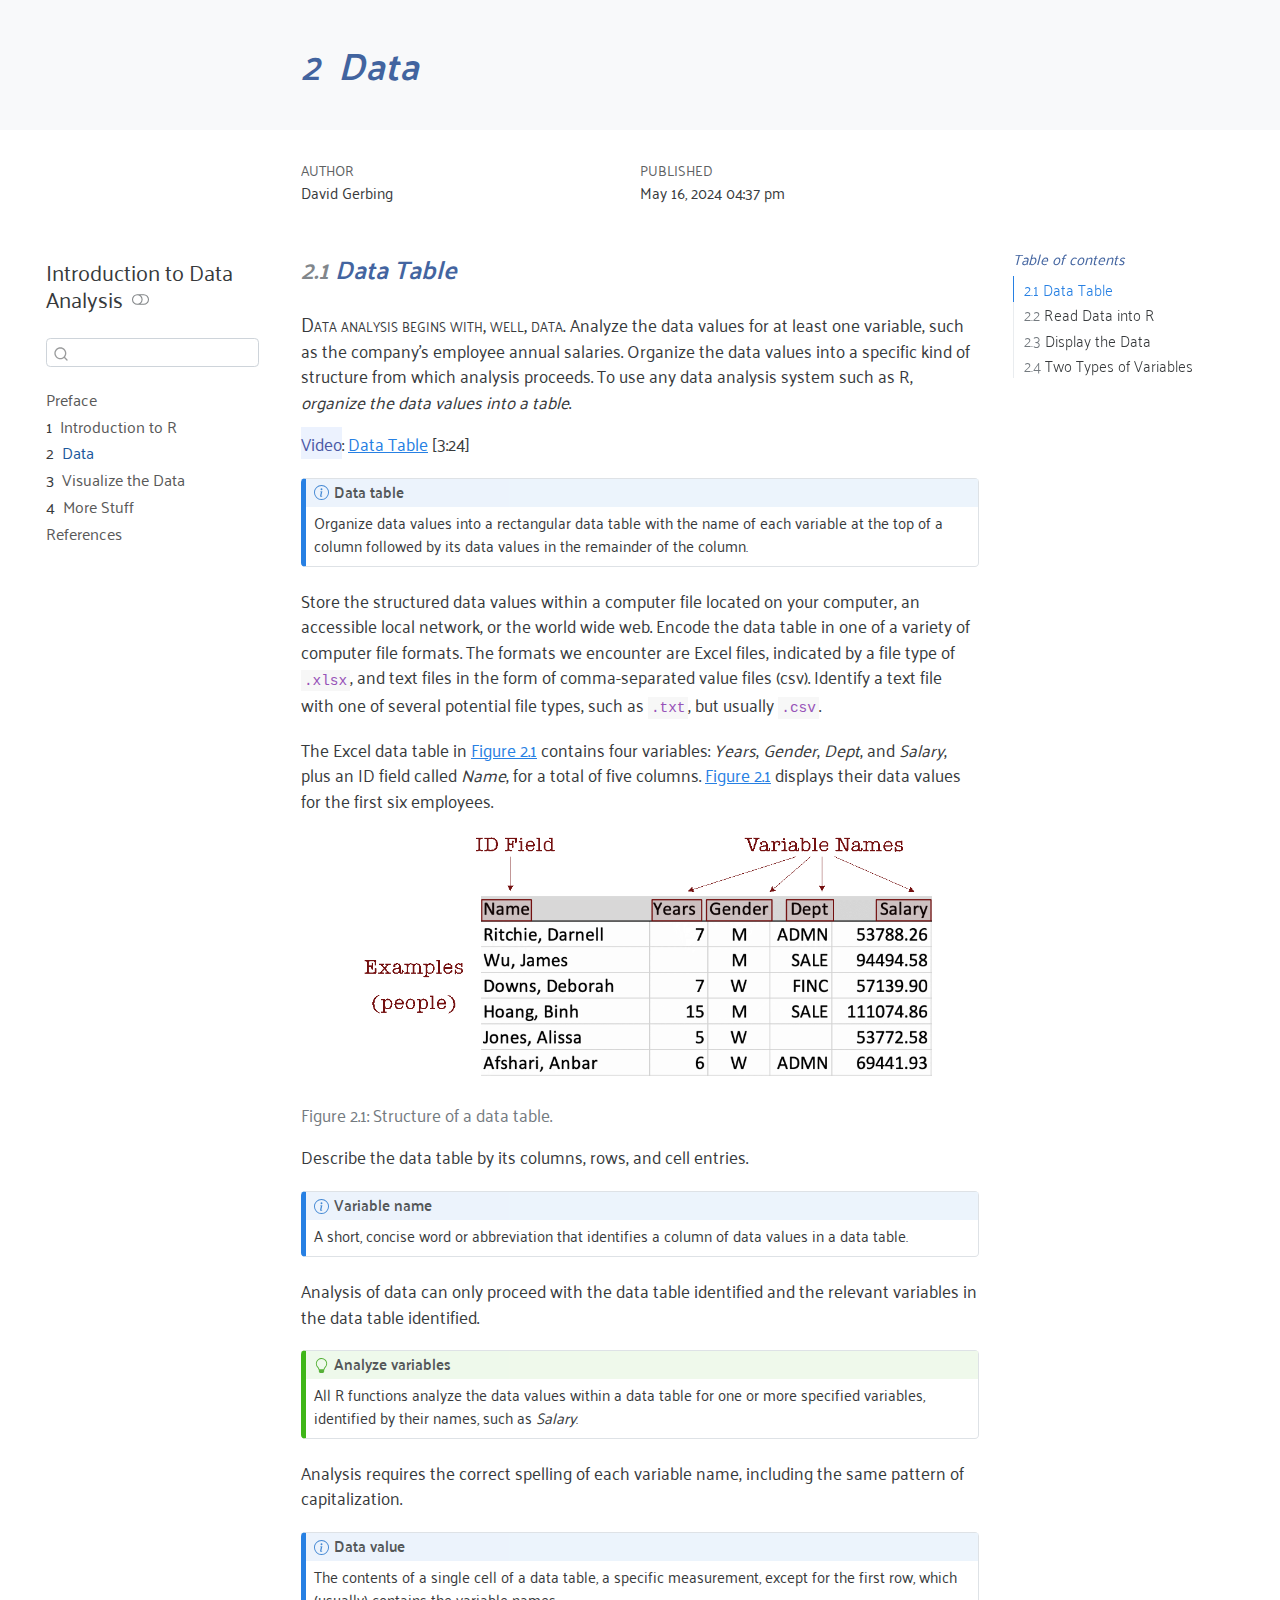
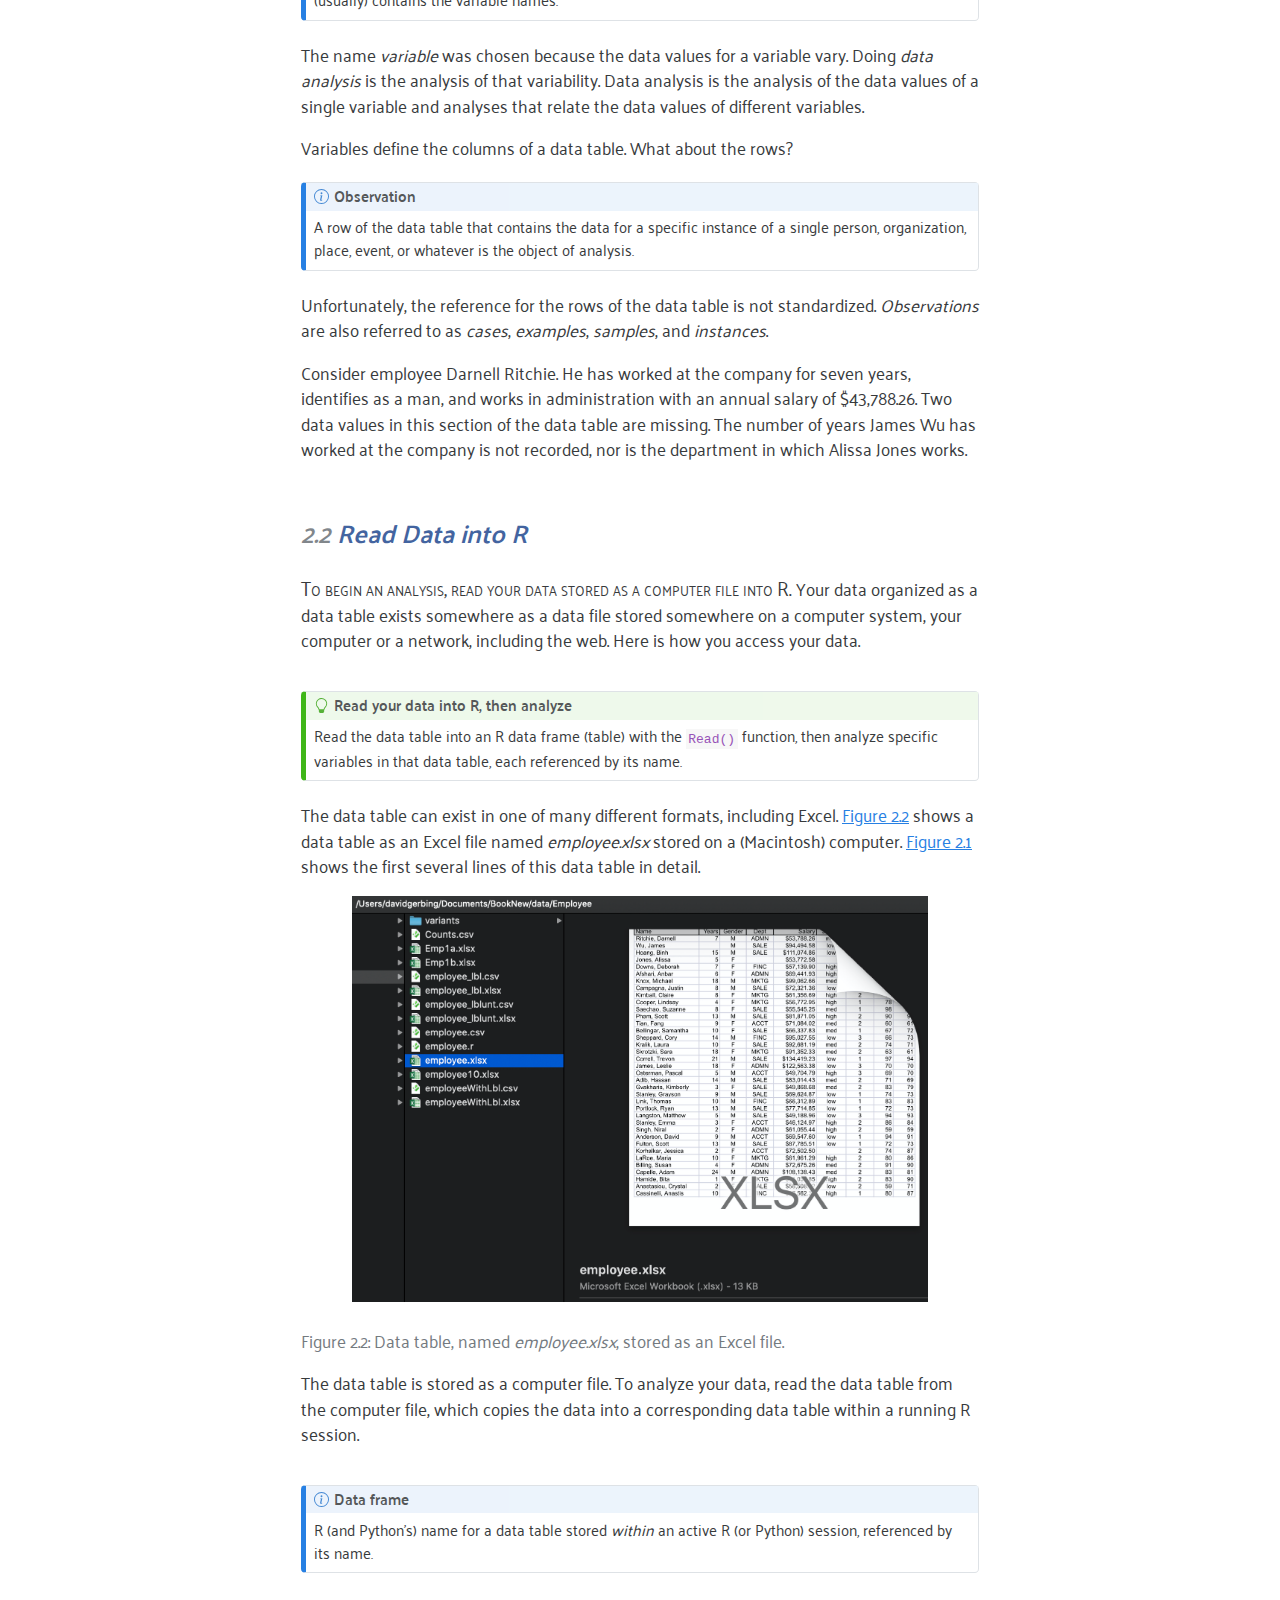
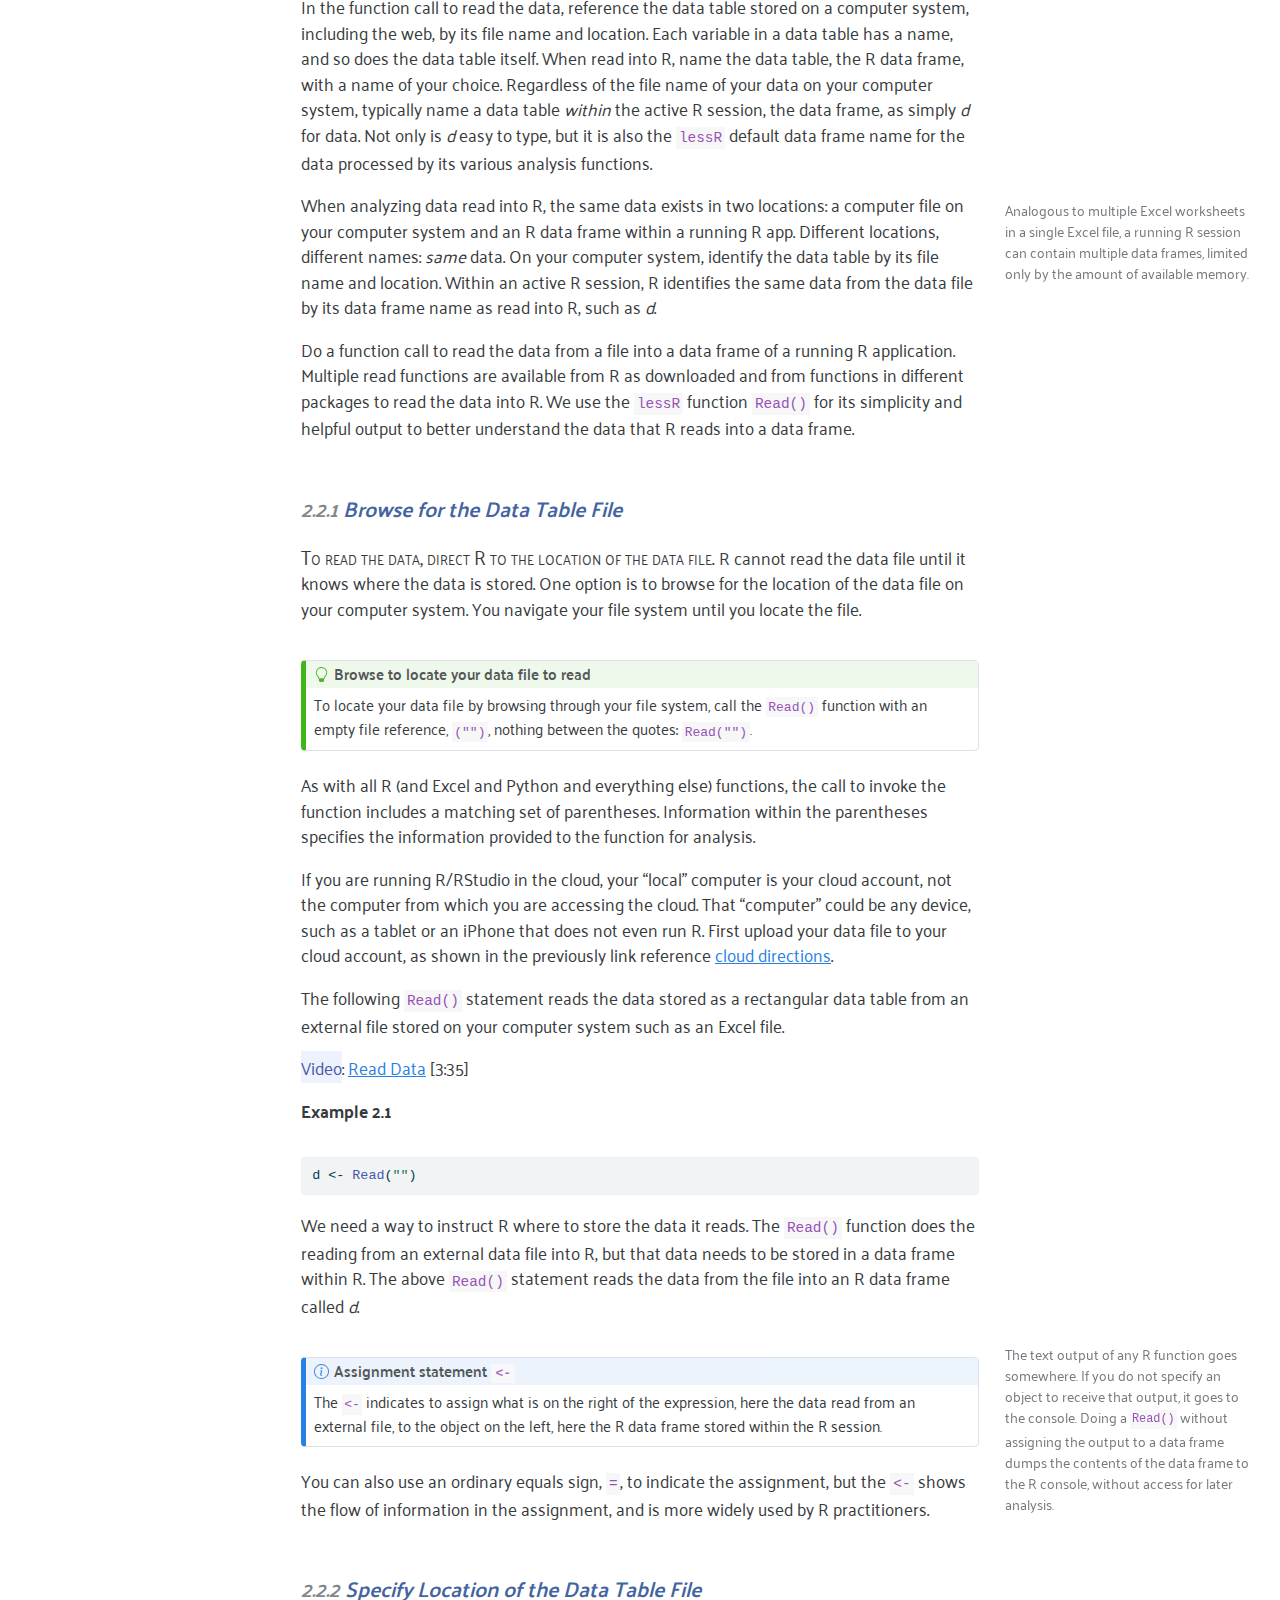
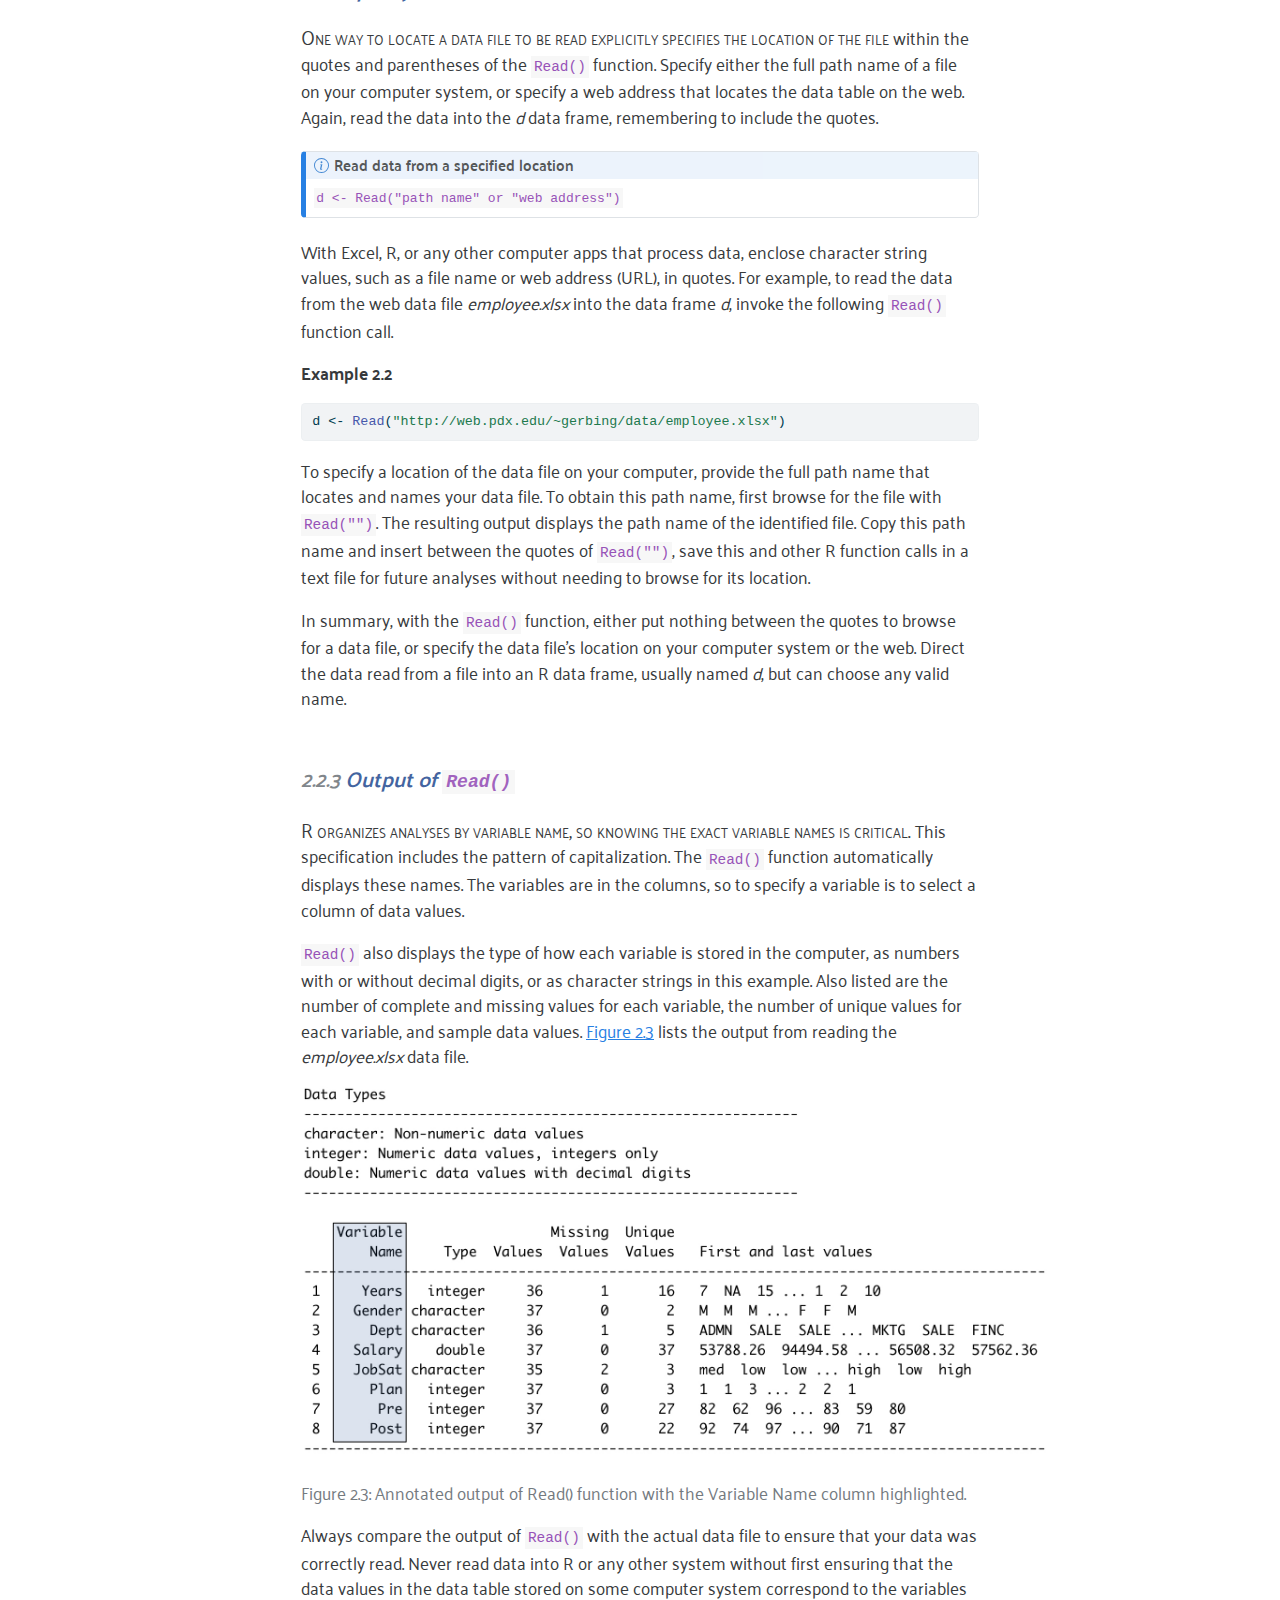
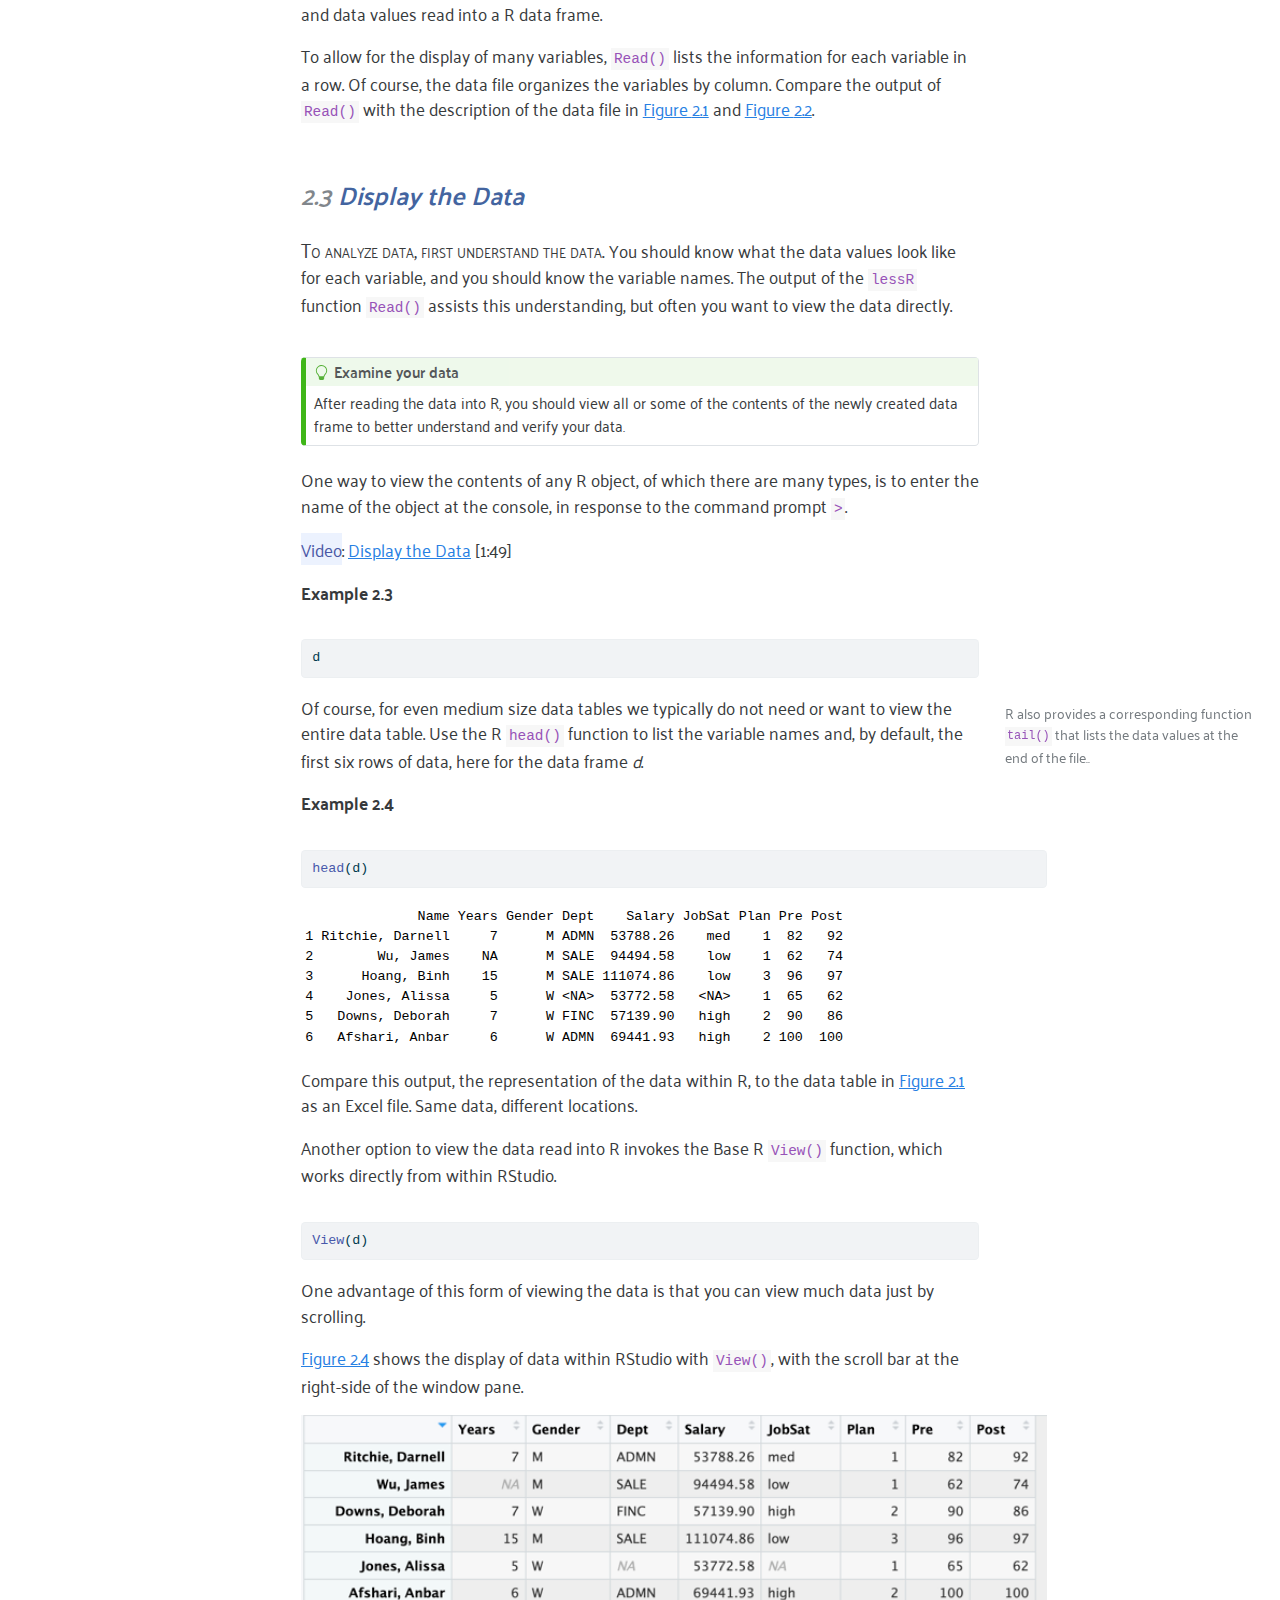
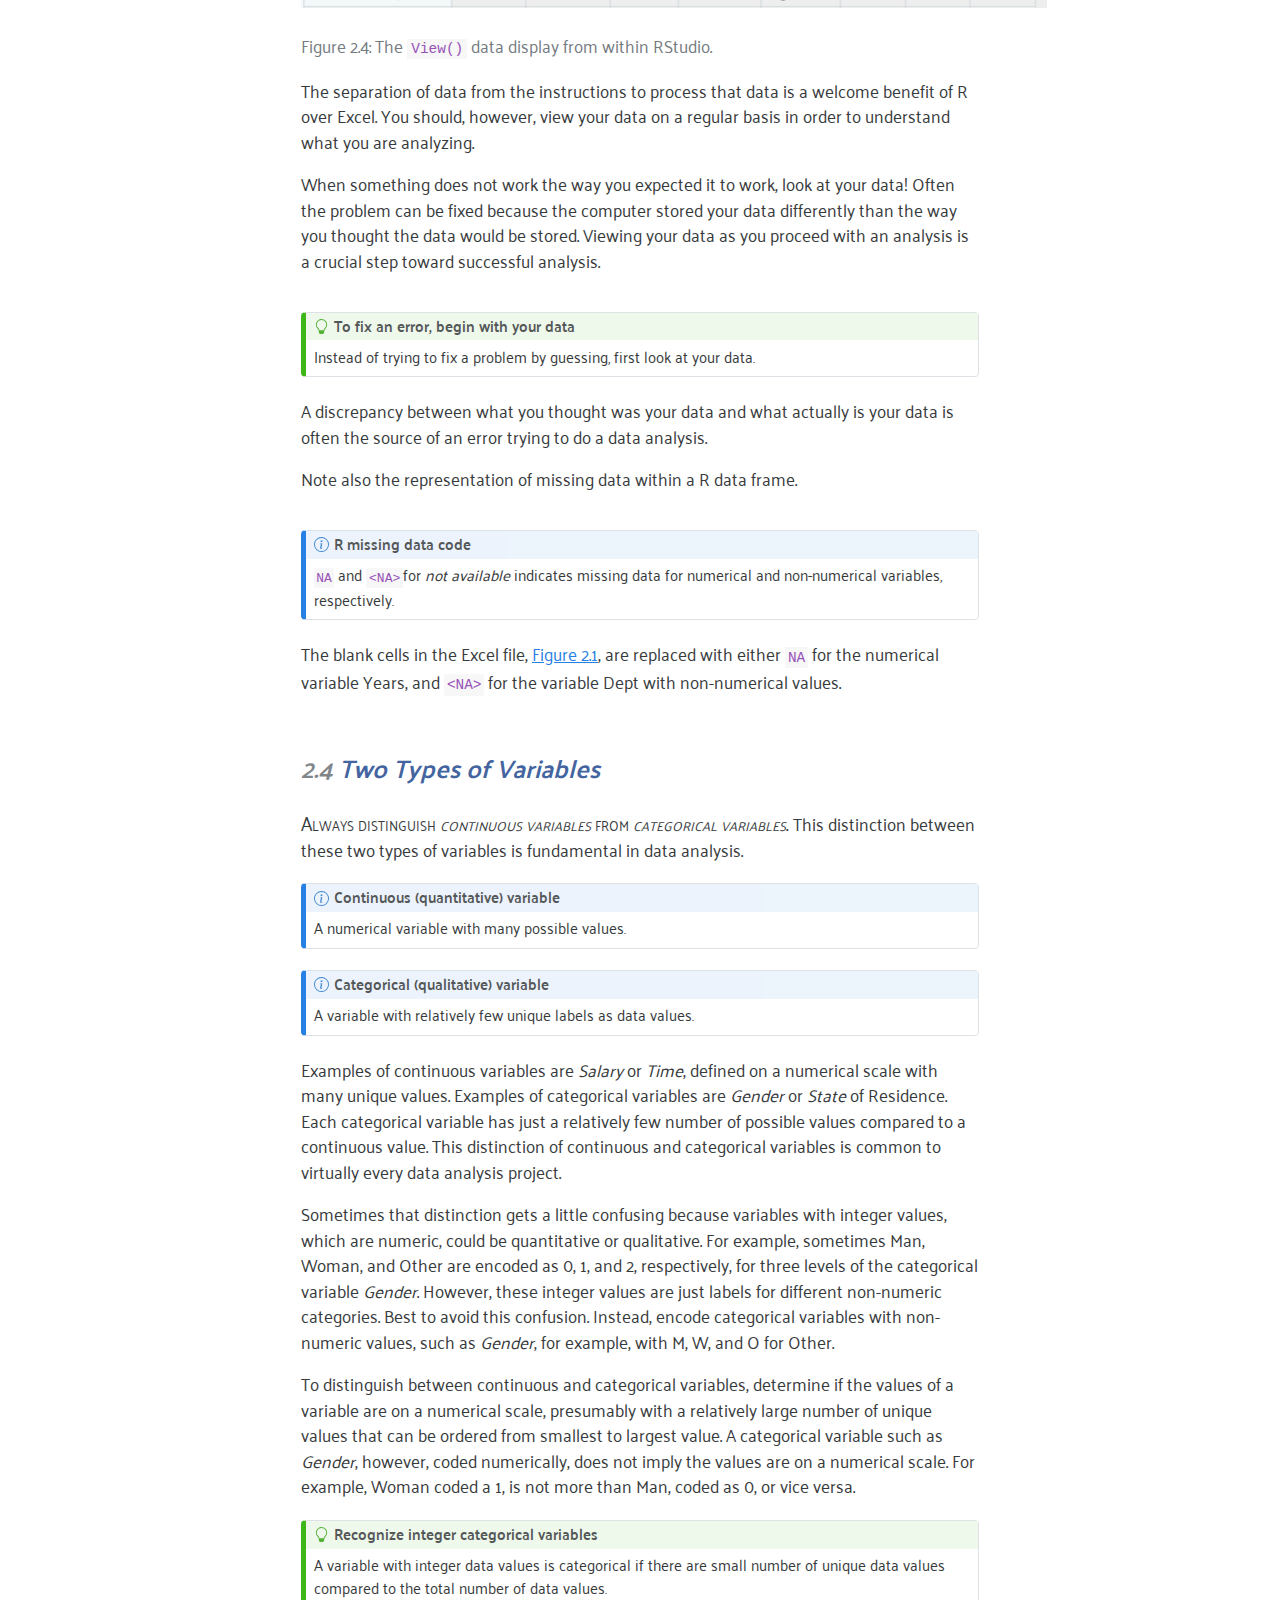
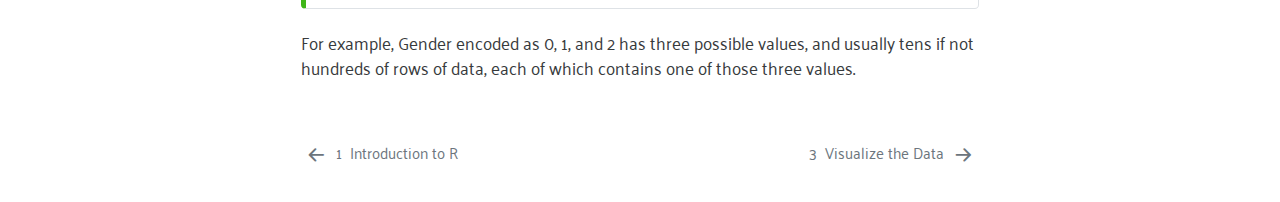
<file: 02-Data.html>
<!DOCTYPE html>
<html xmlns="http://www.w3.org/1999/xhtml" lang="en" xml:lang="en"><head>

<meta charset="utf-8">
<meta name="generator" content="quarto-1.4.550">

<meta name="viewport" content="width=device-width, initial-scale=1.0, user-scalable=yes">

<meta name="author" content="David Gerbing">

<title>Introduction to Data Analysis - 2&nbsp; Data</title>
<style>
code{white-space: pre-wrap;}
span.smallcaps{font-variant: small-caps;}
div.columns{display: flex; gap: min(4vw, 1.5em);}
div.column{flex: auto; overflow-x: auto;}
div.hanging-indent{margin-left: 1.5em; text-indent: -1.5em;}
ul.task-list{list-style: none;}
ul.task-list li input[type="checkbox"] {
  width: 0.8em;
  margin: 0 0.8em 0.2em -1em; /* quarto-specific, see https://github.com/quarto-dev/quarto-cli/issues/4556 */ 
  vertical-align: middle;
}
/* CSS for syntax highlighting */
pre > code.sourceCode { white-space: pre; position: relative; }
pre > code.sourceCode > span { line-height: 1.25; }
pre > code.sourceCode > span:empty { height: 1.2em; }
.sourceCode { overflow: visible; }
code.sourceCode > span { color: inherit; text-decoration: inherit; }
div.sourceCode { margin: 1em 0; }
pre.sourceCode { margin: 0; }
@media screen {
div.sourceCode { overflow: auto; }
}
@media print {
pre > code.sourceCode { white-space: pre-wrap; }
pre > code.sourceCode > span { text-indent: -5em; padding-left: 5em; }
}
pre.numberSource code
  { counter-reset: source-line 0; }
pre.numberSource code > span
  { position: relative; left: -4em; counter-increment: source-line; }
pre.numberSource code > span > a:first-child::before
  { content: counter(source-line);
    position: relative; left: -1em; text-align: right; vertical-align: baseline;
    border: none; display: inline-block;
    -webkit-touch-callout: none; -webkit-user-select: none;
    -khtml-user-select: none; -moz-user-select: none;
    -ms-user-select: none; user-select: none;
    padding: 0 4px; width: 4em;
  }
pre.numberSource { margin-left: 3em;  padding-left: 4px; }
div.sourceCode
  {   }
@media screen {
pre > code.sourceCode > span > a:first-child::before { text-decoration: underline; }
}
</style>


<script src="site_libs/quarto-nav/quarto-nav.js"></script>
<script src="site_libs/quarto-nav/headroom.min.js"></script>
<script src="site_libs/clipboard/clipboard.min.js"></script>
<script src="site_libs/quarto-search/autocomplete.umd.js"></script>
<script src="site_libs/quarto-search/fuse.min.js"></script>
<script src="site_libs/quarto-search/quarto-search.js"></script>
<meta name="quarto:offset" content="./">
<link href="./03-Visualization.html" rel="next">
<link href="./01-Intro.html" rel="prev">
<script src="site_libs/quarto-html/quarto.js"></script>
<script src="site_libs/quarto-html/popper.min.js"></script>
<script src="site_libs/quarto-html/tippy.umd.min.js"></script>
<script src="site_libs/quarto-html/anchor.min.js"></script>
<link href="site_libs/quarto-html/tippy.css" rel="stylesheet">
<link href="site_libs/quarto-html/quarto-syntax-highlighting.css" rel="stylesheet" class="quarto-color-scheme" id="quarto-text-highlighting-styles">
<link href="site_libs/quarto-html/quarto-syntax-highlighting-dark.css" rel="prefetch" class="quarto-color-scheme quarto-color-alternate" id="quarto-text-highlighting-styles">
<script src="site_libs/bootstrap/bootstrap.min.js"></script>
<link href="site_libs/bootstrap/bootstrap-icons.css" rel="stylesheet">
<link href="site_libs/bootstrap/bootstrap.min.css" rel="stylesheet" class="quarto-color-scheme" id="quarto-bootstrap" data-mode="light">
<link href="site_libs/bootstrap/bootstrap-dark.min.css" rel="prefetch" class="quarto-color-scheme quarto-color-alternate" id="quarto-bootstrap" data-mode="dark">
<script id="quarto-search-options" type="application/json">{
  "location": "sidebar",
  "copy-button": false,
  "collapse-after": 3,
  "panel-placement": "start",
  "type": "textbox",
  "limit": 50,
  "keyboard-shortcut": [
    "f",
    "/",
    "s"
  ],
  "show-item-context": false,
  "language": {
    "search-no-results-text": "No results",
    "search-matching-documents-text": "matching documents",
    "search-copy-link-title": "Copy link to search",
    "search-hide-matches-text": "Hide additional matches",
    "search-more-match-text": "more match in this document",
    "search-more-matches-text": "more matches in this document",
    "search-clear-button-title": "Clear",
    "search-text-placeholder": "",
    "search-detached-cancel-button-title": "Cancel",
    "search-submit-button-title": "Submit",
    "search-label": "Search"
  }
}</script>


<link rel="stylesheet" href="style.css">
</head>

<body class="nav-sidebar floating slimcontent">

<div id="quarto-search-results"></div>
  <header id="quarto-header" class="headroom fixed-top quarto-banner">
  <nav class="quarto-secondary-nav">
    <div class="container-fluid d-flex">
      <button type="button" class="quarto-btn-toggle btn" data-bs-toggle="collapse" data-bs-target=".quarto-sidebar-collapse-item" aria-controls="quarto-sidebar" aria-expanded="false" aria-label="Toggle sidebar navigation" onclick="if (window.quartoToggleHeadroom) { window.quartoToggleHeadroom(); }">
        <i class="bi bi-layout-text-sidebar-reverse"></i>
      </button>
        <nav class="quarto-page-breadcrumbs" aria-label="breadcrumb"><ol class="breadcrumb"><li class="breadcrumb-item"><a href="./02-Data.html"><span class="chapter-number">2</span>&nbsp; <span class="chapter-title">Data</span></a></li></ol></nav>
        <a class="flex-grow-1" role="button" data-bs-toggle="collapse" data-bs-target=".quarto-sidebar-collapse-item" aria-controls="quarto-sidebar" aria-expanded="false" aria-label="Toggle sidebar navigation" onclick="if (window.quartoToggleHeadroom) { window.quartoToggleHeadroom(); }">      
        </a>
      <button type="button" class="btn quarto-search-button" aria-label="" onclick="window.quartoOpenSearch();">
        <i class="bi bi-search"></i>
      </button>
    </div>
  </nav>
</header>
<!-- content -->
<header id="title-block-header" class="quarto-title-block default page-columns page-full">
  <div class="quarto-title-banner page-columns page-full">
    <div class="quarto-title column-body">
      <h1 class="title"><span id="sec-data" class="quarto-section-identifier"><span class="chapter-number">2</span>&nbsp; <span class="chapter-title">Data</span></span></h1>
                      </div>
  </div>
    
  
  <div class="quarto-title-meta">

      <div>
      <div class="quarto-title-meta-heading">Author</div>
      <div class="quarto-title-meta-contents">
               <p>David Gerbing </p>
            </div>
    </div>
      
      <div>
      <div class="quarto-title-meta-heading">Published</div>
      <div class="quarto-title-meta-contents">
        <p class="date">May 16, 2024 04:37 pm</p>
      </div>
    </div>
    
      
    </div>
    
  
  </header><div id="quarto-content" class="quarto-container page-columns page-rows-contents page-layout-article">
<!-- sidebar -->
  <nav id="quarto-sidebar" class="sidebar collapse collapse-horizontal quarto-sidebar-collapse-item sidebar-navigation floating overflow-auto">
    <div class="pt-lg-2 mt-2 text-left sidebar-header">
    <div class="sidebar-title mb-0 py-0">
      <a href="./">Introduction to Data Analysis</a> 
        <div class="sidebar-tools-main">
  <a href="" class="quarto-color-scheme-toggle quarto-navigation-tool  px-1" onclick="window.quartoToggleColorScheme(); return false;" title="Toggle dark mode"><i class="bi"></i></a>
</div>
    </div>
      </div>
        <div class="mt-2 flex-shrink-0 align-items-center">
        <div class="sidebar-search">
        <div id="quarto-search" class="" title="Search"></div>
        </div>
        </div>
    <div class="sidebar-menu-container"> 
    <ul class="list-unstyled mt-1">
        <li class="sidebar-item">
  <div class="sidebar-item-container"> 
  <a href="./index.html" class="sidebar-item-text sidebar-link">
 <span class="menu-text">Preface</span></a>
  </div>
</li>
        <li class="sidebar-item">
  <div class="sidebar-item-container"> 
  <a href="./01-Intro.html" class="sidebar-item-text sidebar-link">
 <span class="menu-text"><span class="chapter-number">1</span>&nbsp; <span class="chapter-title">Introduction to R</span></span></a>
  </div>
</li>
        <li class="sidebar-item">
  <div class="sidebar-item-container"> 
  <a href="./02-Data.html" class="sidebar-item-text sidebar-link active">
 <span class="menu-text"><span class="chapter-number">2</span>&nbsp; <span class="chapter-title">Data</span></span></a>
  </div>
</li>
        <li class="sidebar-item">
  <div class="sidebar-item-container"> 
  <a href="./03-Visualization.html" class="sidebar-item-text sidebar-link">
 <span class="menu-text"><span class="chapter-number">3</span>&nbsp; <span class="chapter-title">Visualize the Data</span></span></a>
  </div>
</li>
        <li class="sidebar-item">
  <div class="sidebar-item-container"> 
  <a href="./04-MoreStuff.html" class="sidebar-item-text sidebar-link">
 <span class="menu-text"><span class="chapter-number">4</span>&nbsp; <span class="chapter-title">More Stuff</span></span></a>
  </div>
</li>
        <li class="sidebar-item">
  <div class="sidebar-item-container"> 
  <a href="./references.html" class="sidebar-item-text sidebar-link">
 <span class="menu-text">References</span></a>
  </div>
</li>
    </ul>
    </div>
</nav>
<div id="quarto-sidebar-glass" class="quarto-sidebar-collapse-item" data-bs-toggle="collapse" data-bs-target=".quarto-sidebar-collapse-item"></div>
<!-- margin-sidebar -->
    <div id="quarto-margin-sidebar" class="sidebar margin-sidebar">
        <nav id="TOC" role="doc-toc" class="toc-active">
    <h2 id="toc-title">Table of contents</h2>
   
  <ul>
  <li><a href="#dt" id="toc-dt" class="nav-link active" data-scroll-target="#dt"><span class="header-section-number">2.1</span> Data Table</a></li>
  <li><a href="#read" id="toc-read" class="nav-link" data-scroll-target="#read"><span class="header-section-number">2.2</span> Read Data into R</a>
  <ul class="collapse">
  <li><a href="#browse" id="toc-browse" class="nav-link" data-scroll-target="#browse"><span class="header-section-number">2.2.1</span> Browse for the Data Table File</a></li>
  <li><a href="#location" id="toc-location" class="nav-link" data-scroll-target="#location"><span class="header-section-number">2.2.2</span> Specify Location of the Data Table File</a></li>
  <li><a href="#output-of-read" id="toc-output-of-read" class="nav-link" data-scroll-target="#output-of-read"><span class="header-section-number">2.2.3</span> Output of <code>Read()</code></a></li>
  </ul></li>
  <li><a href="#display-the-data" id="toc-display-the-data" class="nav-link" data-scroll-target="#display-the-data"><span class="header-section-number">2.3</span> Display the Data</a></li>
  <li><a href="#two-types-of-variables" id="toc-two-types-of-variables" class="nav-link" data-scroll-target="#two-types-of-variables"><span class="header-section-number">2.4</span> Two Types of Variables</a></li>
  </ul>
</nav>
    </div>
<!-- main -->
<main class="content quarto-banner-title-block page-columns page-full" id="quarto-document-content">





<section id="dt" class="level2" data-number="2.1">
<h2 data-number="2.1" class="anchored" data-anchor-id="dt"><span class="header-section-number">2.1</span> Data Table</h2>
<p><span class="newthought">Data analysis begins with, well, data.</span> Analyze the data values for at least one variable, such as the company’s employee annual salaries. Organize the data values into a specific kind of structure from which analysis proceeds. To use any data analysis system such as R, <em>organize the data values into a table</em>.</p>
<p><span class="vid">Video</span>: <a href="https://media.pdx.edu/media/t/1_m8m47ktp" target="_blank" rel="noopener">Data Table</a> [3:24]</p>
<div class="callout callout-style-default callout-note callout-titled" title="Data table">
<div class="callout-header d-flex align-content-center">
<div class="callout-icon-container">
<i class="callout-icon"></i>
</div>
<div class="callout-title-container flex-fill">
Data table
</div>
</div>
<div class="callout-body-container callout-body">
<p>Organize data values into a rectangular data table with the name of each variable at the top of a column followed by its data values in the remainder of the column.</p>
</div>
</div>
<p>Store the structured data values within a computer file located on your computer, an accessible local network, or the world wide web. Encode the data table in one of a variety of computer file formats. The formats we encounter are Excel files, indicated by a file type of <code>.xlsx</code>, and text files in the form of comma-separated value files (csv). Identify a text file with one of several potential file types, such as <code>.txt</code>, but usually <code>.csv</code>.</p>
<p>The Excel data table in <a href="#fig-dataTable" class="quarto-xref">Figure&nbsp;<span>2.1</span></a> contains four variables: <em>Years</em>, <em>Gender</em>, <em>Dept</em>, and <em>Salary</em>, plus an ID field called <em>Name</em>, for a total of five columns. <a href="#fig-dataTable" class="quarto-xref">Figure&nbsp;<span>2.1</span></a> displays their data values for the first six employees.</p>
<div class="cell" data-layout-align="center">
<div class="cell-output-display">
<div id="fig-dataTable" class="quarto-figure quarto-figure-center quarto-float anchored" data-fig-align="center">
<figure class="quarto-float quarto-float-fig figure">
<div aria-describedby="fig-dataTable-caption-0ceaefa1-69ba-4598-a22c-09a6ac19f8ca">
<img src="images/DataTable.png" class="img-fluid quarto-figure quarto-figure-center figure-img" style="width:86.0%">
</div>
<figcaption class="quarto-float-caption-bottom quarto-float-caption quarto-float-fig" id="fig-dataTable-caption-0ceaefa1-69ba-4598-a22c-09a6ac19f8ca">
Figure&nbsp;2.1: Structure of a data table.
</figcaption>
</figure>
</div>
</div>
</div>
<p>Describe the data table by its columns, rows, and cell entries.</p>
<div class="callout callout-style-default callout-note callout-titled" title="Variable name">
<div class="callout-header d-flex align-content-center">
<div class="callout-icon-container">
<i class="callout-icon"></i>
</div>
<div class="callout-title-container flex-fill">
Variable name
</div>
</div>
<div class="callout-body-container callout-body">
<p>A short, concise word or abbreviation that identifies a column of data values in a data table.</p>
</div>
</div>
<p>Analysis of data can only proceed with the data table identified and the relevant variables in the data table identified.</p>
<div class="callout callout-style-default callout-tip callout-titled" title="Analyze variables">
<div class="callout-header d-flex align-content-center">
<div class="callout-icon-container">
<i class="callout-icon"></i>
</div>
<div class="callout-title-container flex-fill">
Analyze variables
</div>
</div>
<div class="callout-body-container callout-body">
<p>All R functions analyze the data values within a data table for one or more specified variables, identified by their names, such as <i>Salary</i>.</p>
</div>
</div>
<p>Analysis requires the correct spelling of each variable name, including the same pattern of capitalization.</p>
<div class="callout callout-style-default callout-note callout-titled" title="Data value">
<div class="callout-header d-flex align-content-center">
<div class="callout-icon-container">
<i class="callout-icon"></i>
</div>
<div class="callout-title-container flex-fill">
Data value
</div>
</div>
<div class="callout-body-container callout-body">
<p>The contents of a single cell of a data table, a specific measurement, except for the first row, which (usually) contains the variable names.</p>
</div>
</div>
<p>The name <em>variable</em> was chosen because the data values for a variable vary. Doing <em>data analysis</em> is the analysis of that variability. Data analysis is the analysis of the data values of a single variable and analyses that relate the data values of different variables.</p>
<p>Variables define the columns of a data table. What about the rows?</p>
<div class="callout callout-style-default callout-note callout-titled" title="Observation">
<div class="callout-header d-flex align-content-center">
<div class="callout-icon-container">
<i class="callout-icon"></i>
</div>
<div class="callout-title-container flex-fill">
Observation
</div>
</div>
<div class="callout-body-container callout-body">
<p>A row of the data table that contains the data for a specific instance of a single person, organization, place, event, or whatever is the object of analysis.</p>
</div>
</div>
<p>Unfortunately, the reference for the rows of the data table is not standardized. <em>Observations</em> are also referred to as <em>cases</em>, <em>examples</em>, <em>samples</em>, and <em>instances</em>.</p>
<p>Consider employee Darnell Ritchie. He has worked at the company for seven years, identifies as a man, and works in administration with an annual salary of $43,788.26. Two data values in this section of the data table are missing. The number of years James Wu has worked at the company is not recorded, nor is the department in which Alissa Jones works.</p>
</section>
<section id="read" class="level2 page-columns page-full" data-number="2.2">
<h2 data-number="2.2" class="anchored" data-anchor-id="read"><span class="header-section-number">2.2</span> Read Data into R</h2>
<p><span class="newthought">To begin an analysis, read your data stored as a computer file into R.</span> Your data organized as a data table exists somewhere as a data file stored somewhere on a computer system, your computer or a network, including the web. Here is how you access your data.</p>
<div class="callout callout-style-default callout-tip callout-titled" title="Read your data into R, then analyze">
<div class="callout-header d-flex align-content-center">
<div class="callout-icon-container">
<i class="callout-icon"></i>
</div>
<div class="callout-title-container flex-fill">
Read your data into R, then analyze
</div>
</div>
<div class="callout-body-container callout-body">
<p>Read the data table into an R data frame (table) with the <code>Read()</code> function, then analyze specific variables in that data table, each referenced by its name.</p>
</div>
</div>
<p>The data table can exist in one of many different formats, including Excel. <a href="#fig-file" class="quarto-xref">Figure&nbsp;<span>2.2</span></a> shows a data table as an Excel file named <em>employee.xlsx</em> stored on a (Macintosh) computer. <a href="#fig-dataTable" class="quarto-xref">Figure&nbsp;<span>2.1</span></a> shows the first several lines of this data table in detail.</p>
<div class="cell" data-layout-align="center">
<div class="cell-output-display">
<div id="fig-file" class="quarto-figure quarto-figure-center quarto-float anchored" data-fig-align="center">
<figure class="quarto-float quarto-float-fig figure">
<div aria-describedby="fig-file-caption-0ceaefa1-69ba-4598-a22c-09a6ac19f8ca">
<img src="images/fileComputerDark.png" class="img-fluid quarto-figure quarto-figure-center figure-img" style="width:85.0%">
</div>
<figcaption class="quarto-float-caption-bottom quarto-float-caption quarto-float-fig" id="fig-file-caption-0ceaefa1-69ba-4598-a22c-09a6ac19f8ca">
Figure&nbsp;2.2: Data table, named <em>employee.xlsx</em>, stored as an Excel file.
</figcaption>
</figure>
</div>
</div>
</div>
<p>The data table is stored as a computer file. To analyze your data, read the data table from the computer file, which copies the data into a corresponding data table within a running R session.</p>
<div class="callout callout-style-default callout-note callout-titled" title="Data frame">
<div class="callout-header d-flex align-content-center">
<div class="callout-icon-container">
<i class="callout-icon"></i>
</div>
<div class="callout-title-container flex-fill">
Data frame
</div>
</div>
<div class="callout-body-container callout-body">
<p>R (and Python’s) name for a data table stored <i>within</i> an active R (or Python) session, referenced by its name.</p>
</div>
</div>
<p>In the function call to read the data, reference the data table stored on a computer system, including the web, by its file name and location. Each variable in a data table has a name, and so does the data table itself. When read into R, name the data table, the R data frame, with a name of your choice. Regardless of the file name of your data on your computer system, typically name a data table <em>within</em> the active R session, the data frame, as simply <em>d</em> for data. Not only is <em>d</em> easy to type, but it is also the <code>lessR</code> default data frame name for the data processed by its various analysis functions.</p>
<p>When analyzing data read into R, the same data exists in two locations: a computer file on your computer system and an R data frame within a running R app. Different locations, different names: <em>same</em> data. On your computer system, identify the data table by its file name and location. Within an active R session, R identifies the same data from the data file by its data frame name as read into R, such as <em>d</em>.</p>

<div class="no-row-height column-margin column-container"><div class="">
<p>Analogous to multiple Excel worksheets in a single Excel file, a running R session can contain multiple data frames, limited only by the amount of available memory.</p>
</div></div><p>Do a function call to read the data from a file into a data frame of a running R application. Multiple read functions are available from R as downloaded and from functions in different packages to read the data into R. We use the <code>lessR</code> function <code>Read()</code> for its simplicity and helpful output to better understand the data that R reads into a data frame.</p>
<section id="browse" class="level3 page-columns page-full" data-number="2.2.1">
<h3 data-number="2.2.1" class="anchored" data-anchor-id="browse"><span class="header-section-number">2.2.1</span> Browse for the Data Table File</h3>
<p><span class="newthought">To read the data, direct R to the location of the data file.</span> R cannot read the data file until it knows where the data is stored. One option is to browse for the location of the data file on your computer system. You navigate your file system until you locate the file.</p>
<div class="callout callout-style-default callout-tip callout-titled" title="Browse to locate your data file to read">
<div class="callout-header d-flex align-content-center">
<div class="callout-icon-container">
<i class="callout-icon"></i>
</div>
<div class="callout-title-container flex-fill">
Browse to locate your data file to read
</div>
</div>
<div class="callout-body-container callout-body">
<p>To locate your data file by browsing through your file system, call the <code>Read()</code> function with an empty file reference, <code>("")</code>, nothing between the quotes: <code>Read("")</code>.</p>
</div>
</div>
<p>As with all R (and Excel and Python and everything else) functions, the call to invoke the function includes a matching set of parentheses. Information within the parentheses specifies the information provided to the function for analysis.</p>
<p>If you are running R/RStudio in the cloud, your “local” computer is your cloud account, not the computer from which you are accessing the cloud. That “computer” could be any device, such as a tablet or an iPhone that does not even run R. First upload your data file to your cloud account, as shown in the previously link reference <a href="http://web.pdx.edu/~gerbing/R/RStudioCloud.pdf" target="_blank" rel="noopener">cloud directions</a>.</p>
<p>The following <code>Read()</code> statement reads the data stored as a rectangular data table from an external file stored on your computer system such as an Excel file.</p>
<p><span class="vid">Video</span>: <a href="https://media.pdx.edu/media/Read/1_m1sdcer2" target="_blank" rel="noopener noreferrer">Read Data</a> [3:35]</p>
<div id="exm-ReadBrowse" class="theorem example">
<p><span class="theorem-title"><strong>Example 2.1</strong></span> &nbsp;</p>
</div>
<div class="cell">
<div class="sourceCode cell-code" id="cb1"><pre class="sourceCode r code-with-copy"><code class="sourceCode r"><span id="cb1-1"><a href="#cb1-1" aria-hidden="true" tabindex="-1"></a>d <span class="ot">&lt;-</span> <span class="fu">Read</span>(<span class="st">""</span>)</span></code><button title="Copy to Clipboard" class="code-copy-button"><i class="bi"></i></button></pre></div>
</div>
<p>We need a way to instruct R where to store the data it reads. The <code>Read()</code> function does the reading from an external data file into R, but that data needs to be stored in a data frame within R. The above <code>Read()</code> statement reads the data from the file into an R data frame called <em>d</em>.</p>
<div class="callout callout-style-default callout-note callout-titled" title="Assignment statement `<-`">
<div class="callout-header d-flex align-content-center">
<div class="callout-icon-container">
<i class="callout-icon"></i>
</div>
<div class="callout-title-container flex-fill">
Assignment statement <code>&lt;-</code>
</div>
</div>
<div class="callout-body-container callout-body">
<p>The <code>&lt;-</code> indicates to assign what is on the right of the expression, here the data read from an external file, to the object on the left, here the R data frame stored within the R session.</p>
</div>
</div>

<div class="no-row-height column-margin column-container"><div class="">
<p>The text output of any R function goes somewhere. If you do not specify an object to receive that output, it goes to the console. Doing a <code>Read()</code> without assigning the output to a data frame dumps the contents of the data frame to the R console, without access for later analysis.</p>
</div></div><p>You can also use an ordinary equals sign, <code>=</code>, to indicate the assignment, but the <code>&lt;-</code> shows the flow of information in the assignment, and is more widely used by R practitioners.</p>
</section>
<section id="location" class="level3" data-number="2.2.2">
<h3 data-number="2.2.2" class="anchored" data-anchor-id="location"><span class="header-section-number">2.2.2</span> Specify Location of the Data Table File</h3>
<p><span class="newthought">One way to locate a data file to be read explicitly specifies the location of the file</span> within the quotes and parentheses of the <code>Read()</code> function. Specify either the full path name of a file on your computer system, or specify a web address that locates the data table on the web. Again, read the data into the <em>d</em> data frame, remembering to include the quotes.</p>
<div class="callout callout-style-default callout-note callout-titled" title="Read data from a specified location">
<div class="callout-header d-flex align-content-center">
<div class="callout-icon-container">
<i class="callout-icon"></i>
</div>
<div class="callout-title-container flex-fill">
Read data from a specified location
</div>
</div>
<div class="callout-body-container callout-body">
<p><code>d &lt;- Read("path name" or "web address")</code></p>
</div>
</div>
<p>With Excel, R, or any other computer apps that process data, enclose character string values, such as a file name or web address (URL), in quotes. For example, to read the data from the web data file <em>employee.xlsx</em> into the data frame <em>d</em>, invoke the following <code>Read()</code> function call.</p>
<div id="exm-reademp" class="theorem example">
<p><span class="theorem-title"><strong>Example 2.2</strong></span> &nbsp;</p>
</div>
<div class="cell">
<div class="sourceCode cell-code" id="cb2"><pre class="sourceCode r code-with-copy"><code class="sourceCode r"><span id="cb2-1"><a href="#cb2-1" aria-hidden="true" tabindex="-1"></a>d <span class="ot">&lt;-</span> <span class="fu">Read</span>(<span class="st">"http://web.pdx.edu/~gerbing/data/employee.xlsx"</span>)</span></code><button title="Copy to Clipboard" class="code-copy-button"><i class="bi"></i></button></pre></div>
</div>
<p>To specify a location of the data file on your computer, provide the full path name that locates and names your data file. To obtain this path name, first browse for the file with <code>Read("")</code>. The resulting output displays the path name of the identified file. Copy this path name and insert between the quotes of <code>Read("")</code>, save this and other R function calls in a text file for future analyses without needing to browse for its location.</p>
<p>In summary, with the <code>Read()</code> function, either put nothing between the quotes to browse for a data file, or specify the data file’s location on your computer system or the web. Direct the data read from a file into an R data frame, usually named <em>d</em>, but can choose any valid name.</p>
</section>
<section id="output-of-read" class="level3" data-number="2.2.3">
<h3 data-number="2.2.3" class="anchored" data-anchor-id="output-of-read"><span class="header-section-number">2.2.3</span> Output of <code>Read()</code></h3>
<p><span class="newthought">R organizes analyses by variable name, so knowing the exact variable names is critical.</span> This specification includes the pattern of capitalization. The <code>Read()</code> function automatically displays these names. The variables are in the columns, so to specify a variable is to select a column of data values.</p>
<p><code>Read()</code> also displays the type of how each variable is stored in the computer, as numbers with or without decimal digits, or as character strings in this example. Also listed are the number of complete and missing values for each variable, the number of unique values for each variable, and sample data values. <a href="#fig-readOut" class="quarto-xref">Figure&nbsp;<span>2.3</span></a> lists the output from reading the <em>employee.xlsx</em> data file.</p>
<div style="width: 110%;">
<div class="cell" data-layout-align="center">
<div class="cell-output-display">
<div id="fig-readOut" class="quarto-figure quarto-figure-center quarto-float anchored" data-fig-align="center">
<figure class="quarto-float quarto-float-fig figure">
<div aria-describedby="fig-readOut-caption-0ceaefa1-69ba-4598-a22c-09a6ac19f8ca">
<img src="images/readOut.png" class="img-fluid quarto-figure quarto-figure-center figure-img" style="width:110.0%">
</div>
<figcaption class="quarto-float-caption-bottom quarto-float-caption quarto-float-fig" id="fig-readOut-caption-0ceaefa1-69ba-4598-a22c-09a6ac19f8ca">
Figure&nbsp;2.3: Annotated output of Read() function with the Variable Name column highlighted.
</figcaption>
</figure>
</div>
</div>
</div>
</div>
<p>Always compare the output of <code>Read()</code> with the actual data file to ensure that your data was correctly read. Never read data into R or any other system without first ensuring that the data values in the data table stored on some computer system correspond to the variables and data values read into a R data frame.</p>
<p>To allow for the display of many variables, <code>Read()</code> lists the information for each variable in a row. Of course, the data file organizes the variables by column. Compare the output of <code>Read()</code> with the description of the data file in <a href="#fig-dataTable" class="quarto-xref">Figure&nbsp;<span>2.1</span></a> and <a href="#fig-file" class="quarto-xref">Figure&nbsp;<span>2.2</span></a>.</p>
</section>
</section>
<section id="display-the-data" class="level2 page-columns page-full" data-number="2.3">
<h2 data-number="2.3" class="anchored" data-anchor-id="display-the-data"><span class="header-section-number">2.3</span> Display the Data</h2>
<p><span class="newthought">To analyze data, first understand the data.</span> You should know what the data values look like for each variable, and you should know the variable names. The output of the <code>lessR</code> function <code>Read()</code> assists this understanding, but often you want to view the data directly.</p>
<div class="callout callout-style-default callout-tip callout-titled" title="Examine your data">
<div class="callout-header d-flex align-content-center">
<div class="callout-icon-container">
<i class="callout-icon"></i>
</div>
<div class="callout-title-container flex-fill">
Examine your data
</div>
</div>
<div class="callout-body-container callout-body">
<p>After reading the data into R, you should view all or some of the contents of the newly created data frame to better understand and verify your data.</p>
</div>
</div>
<p>One way to view the contents of any R object, of which there are many types, is to enter the name of the object at the console, in response to the command prompt <code>&gt;</code>.</p>
<p><span class="vid">Video</span>: <a href="https://media.pdx.edu/media/display/1_py9v24jw" target="_blank" rel="noopener noreferrer">Display the Data</a> [1:49]</p>
<div id="exm-dlist" class="theorem example">
<p><span class="theorem-title"><strong>Example 2.3</strong></span> &nbsp;</p>
</div>
<div class="cell">
<div class="sourceCode cell-code" id="cb3"><pre class="sourceCode r code-with-copy"><code class="sourceCode r"><span id="cb3-1"><a href="#cb3-1" aria-hidden="true" tabindex="-1"></a>d</span></code><button title="Copy to Clipboard" class="code-copy-button"><i class="bi"></i></button></pre></div>
</div>
<p>Of course, for even medium size data tables we typically do not need or want to view the entire data table. Use the R <code>head()</code> function to list the variable names and, by default, the first six rows of data, here for the data frame <em>d</em>.</p>

<div class="no-row-height column-margin column-container"><div class="">
<p>R also provides a corresponding function <code>tail()</code> that lists the data values at the end of the file..</p>
</div></div><div id="exm-headl" class="theorem example">
<p><span class="theorem-title"><strong>Example 2.4</strong></span> &nbsp;</p>
</div>
<div style="width: 110%;">
<div class="cell">
<div class="sourceCode cell-code" id="cb4"><pre class="sourceCode r code-with-copy"><code class="sourceCode r"><span id="cb4-1"><a href="#cb4-1" aria-hidden="true" tabindex="-1"></a><span class="fu">head</span>(d)</span></code><button title="Copy to Clipboard" class="code-copy-button"><i class="bi"></i></button></pre></div>
<div class="cell-output cell-output-stdout">
<pre><code>              Name Years Gender Dept    Salary JobSat Plan Pre Post
1 Ritchie, Darnell     7      M ADMN  53788.26    med    1  82   92
2        Wu, James    NA      M SALE  94494.58    low    1  62   74
3      Hoang, Binh    15      M SALE 111074.86    low    3  96   97
4    Jones, Alissa     5      W &lt;NA&gt;  53772.58   &lt;NA&gt;    1  65   62
5   Downs, Deborah     7      W FINC  57139.90   high    2  90   86
6   Afshari, Anbar     6      W ADMN  69441.93   high    2 100  100</code></pre>
</div>
</div>
</div>
<p>Compare this output, the representation of the data within R, to the data table in <a href="#fig-dataTable" class="quarto-xref">Figure&nbsp;<span>2.1</span></a> as an Excel file. Same data, different locations.</p>
<p>Another option to view the data read into R invokes the Base R <code>View()</code> function, which works directly from within RStudio.</p>
<div class="cell">
<div class="sourceCode cell-code" id="cb6"><pre class="sourceCode r code-with-copy"><code class="sourceCode r"><span id="cb6-1"><a href="#cb6-1" aria-hidden="true" tabindex="-1"></a><span class="fu">View</span>(d)</span></code><button title="Copy to Clipboard" class="code-copy-button"><i class="bi"></i></button></pre></div>
</div>
<p>One advantage of this form of viewing the data is that you can view much data just by scrolling.</p>
<p><a href="#fig-dataDisplay" class="quarto-xref">Figure&nbsp;<span>2.4</span></a> shows the display of data within RStudio with <code>View()</code>, with the scroll bar at the right-side of the window pane.</p>
<div style="width: 110%;">
<div class="cell" data-layout-align="center">
<div class="cell-output-display">
<div id="fig-dataDisplay" class="quarto-figure quarto-figure-center quarto-float anchored" data-fig-align="center">
<figure class="quarto-float quarto-float-fig figure">
<div aria-describedby="fig-dataDisplay-caption-0ceaefa1-69ba-4598-a22c-09a6ac19f8ca">
<img src="images/Data.png" class="img-fluid quarto-figure quarto-figure-center figure-img" style="width:100.0%">
</div>
<figcaption class="quarto-float-caption-bottom quarto-float-caption quarto-float-fig" id="fig-dataDisplay-caption-0ceaefa1-69ba-4598-a22c-09a6ac19f8ca">
Figure&nbsp;2.4: The <code>View()</code> data display from within RStudio.
</figcaption>
</figure>
</div>
</div>
</div>
</div>
<p>The separation of data from the instructions to process that data is a welcome benefit of R over Excel. You should, however, view your data on a regular basis in order to understand what you are analyzing.</p>
<p>When something does not work the way you expected it to work, look at your data! Often the problem can be fixed because the computer stored your data differently than the way you thought the data would be stored. Viewing your data as you proceed with an analysis is a crucial step toward successful analysis.</p>
<div class="callout callout-style-default callout-tip callout-titled" title="To fix an error, begin with your data">
<div class="callout-header d-flex align-content-center">
<div class="callout-icon-container">
<i class="callout-icon"></i>
</div>
<div class="callout-title-container flex-fill">
To fix an error, begin with your data
</div>
</div>
<div class="callout-body-container callout-body">
<p>Instead of trying to fix a problem by guessing, first look at your data.</p>
</div>
</div>
<p>A discrepancy between what you thought was your data and what actually is your data is often the source of an error trying to do a data analysis.</p>
<p>Note also the representation of missing data within a R data frame.</p>
<div class="callout callout-style-default callout-note callout-titled" title="R missing data code">
<div class="callout-header d-flex align-content-center">
<div class="callout-icon-container">
<i class="callout-icon"></i>
</div>
<div class="callout-title-container flex-fill">
R missing data code
</div>
</div>
<div class="callout-body-container callout-body">
<p><code>NA</code> and <code>&lt;NA&gt;</code>for <em>not available</em> indicates missing data for numerical and non-numerical variables, respectively.</p>
</div>
</div>
<p>The blank cells in the Excel file, <a href="#fig-dataTable" class="quarto-xref">Figure&nbsp;<span>2.1</span></a>, are replaced with either <code>NA</code> for the numerical variable Years, and <code>&lt;NA&gt;</code> for the variable Dept with non-numerical values.</p>
</section>
<section id="two-types-of-variables" class="level2" data-number="2.4">
<h2 data-number="2.4" class="anchored" data-anchor-id="two-types-of-variables"><span class="header-section-number">2.4</span> Two Types of Variables</h2>
<p><span class="newthought">Always distinguish <em>continuous variables</em> from <em>categorical variables</em>.</span> This distinction between these two types of variables is fundamental in data analysis.</p>
<div class="callout callout-style-default callout-note callout-titled" title="Continuous (quantitative) variable">
<div class="callout-header d-flex align-content-center">
<div class="callout-icon-container">
<i class="callout-icon"></i>
</div>
<div class="callout-title-container flex-fill">
Continuous (quantitative) variable
</div>
</div>
<div class="callout-body-container callout-body">
<p>A numerical variable with many possible values.</p>
</div>
</div>
<div class="callout callout-style-default callout-note callout-titled" title="Categorical (qualitative) variable">
<div class="callout-header d-flex align-content-center">
<div class="callout-icon-container">
<i class="callout-icon"></i>
</div>
<div class="callout-title-container flex-fill">
Categorical (qualitative) variable
</div>
</div>
<div class="callout-body-container callout-body">
<p>A variable with relatively few unique labels as data values.</p>
</div>
</div>
<p>Examples of continuous variables are <em>Salary</em> or <em>Time</em>, defined on a numerical scale with many unique values. Examples of categorical variables are <em>Gender</em> or <em>State</em> of Residence. Each categorical variable has just a relatively few number of possible values compared to a continuous value. This distinction of continuous and categorical variables is common to virtually every data analysis project.</p>
<p>Sometimes that distinction gets a little confusing because variables with integer values, which are numeric, could be quantitative or qualitative. For example, sometimes Man, Woman, and Other are encoded as 0, 1, and 2, respectively, for three levels of the categorical variable <em>Gender</em>. However, these integer values are just labels for different non-numeric categories. Best to avoid this confusion. Instead, encode categorical variables with non-numeric values, such as <em>Gender</em>, for example, with M, W, and O for Other.</p>
<p>To distinguish between continuous and categorical variables, determine if the values of a variable are on a numerical scale, presumably with a relatively large number of unique values that can be ordered from smallest to largest value. A categorical variable such as <em>Gender</em>, however, coded numerically, does not imply the values are on a numerical scale. For example, Woman coded a 1, is not more than Man, coded as 0, or vice versa.</p>
<div class="callout callout-style-default callout-tip callout-titled" title="Recognize integer categorical variables">
<div class="callout-header d-flex align-content-center">
<div class="callout-icon-container">
<i class="callout-icon"></i>
</div>
<div class="callout-title-container flex-fill">
Recognize integer categorical variables
</div>
</div>
<div class="callout-body-container callout-body">
<p>A variable with integer data values is categorical if there are small number of unique data values compared to the total number of data values.</p>
</div>
</div>
<p>For example, Gender encoded as 0, 1, and 2 has three possible values, and usually tens if not hundreds of rows of data, each of which contains one of those three values.</p>


</section>

</main> <!-- /main -->
<script id="quarto-html-after-body" type="application/javascript">
window.document.addEventListener("DOMContentLoaded", function (event) {
  const toggleBodyColorMode = (bsSheetEl) => {
    const mode = bsSheetEl.getAttribute("data-mode");
    const bodyEl = window.document.querySelector("body");
    if (mode === "dark") {
      bodyEl.classList.add("quarto-dark");
      bodyEl.classList.remove("quarto-light");
    } else {
      bodyEl.classList.add("quarto-light");
      bodyEl.classList.remove("quarto-dark");
    }
  }
  const toggleBodyColorPrimary = () => {
    const bsSheetEl = window.document.querySelector("link#quarto-bootstrap");
    if (bsSheetEl) {
      toggleBodyColorMode(bsSheetEl);
    }
  }
  toggleBodyColorPrimary();  
  const disableStylesheet = (stylesheets) => {
    for (let i=0; i < stylesheets.length; i++) {
      const stylesheet = stylesheets[i];
      stylesheet.rel = 'prefetch';
    }
  }
  const enableStylesheet = (stylesheets) => {
    for (let i=0; i < stylesheets.length; i++) {
      const stylesheet = stylesheets[i];
      stylesheet.rel = 'stylesheet';
    }
  }
  const manageTransitions = (selector, allowTransitions) => {
    const els = window.document.querySelectorAll(selector);
    for (let i=0; i < els.length; i++) {
      const el = els[i];
      if (allowTransitions) {
        el.classList.remove('notransition');
      } else {
        el.classList.add('notransition');
      }
    }
  }
  const toggleGiscusIfUsed = (isAlternate, darkModeDefault) => {
    const baseTheme = document.querySelector('#giscus-base-theme')?.value ?? 'light';
    const alternateTheme = document.querySelector('#giscus-alt-theme')?.value ?? 'dark';
    let newTheme = '';
    if(darkModeDefault) {
      newTheme = isAlternate ? baseTheme : alternateTheme;
    } else {
      newTheme = isAlternate ? alternateTheme : baseTheme;
    }
    const changeGiscusTheme = () => {
      // From: https://github.com/giscus/giscus/issues/336
      const sendMessage = (message) => {
        const iframe = document.querySelector('iframe.giscus-frame');
        if (!iframe) return;
        iframe.contentWindow.postMessage({ giscus: message }, 'https://giscus.app');
      }
      sendMessage({
        setConfig: {
          theme: newTheme
        }
      });
    }
    const isGiscussLoaded = window.document.querySelector('iframe.giscus-frame') !== null;
    if (isGiscussLoaded) {
      changeGiscusTheme();
    }
  }
  const toggleColorMode = (alternate) => {
    // Switch the stylesheets
    const alternateStylesheets = window.document.querySelectorAll('link.quarto-color-scheme.quarto-color-alternate');
    manageTransitions('#quarto-margin-sidebar .nav-link', false);
    if (alternate) {
      enableStylesheet(alternateStylesheets);
      for (const sheetNode of alternateStylesheets) {
        if (sheetNode.id === "quarto-bootstrap") {
          toggleBodyColorMode(sheetNode);
        }
      }
    } else {
      disableStylesheet(alternateStylesheets);
      toggleBodyColorPrimary();
    }
    manageTransitions('#quarto-margin-sidebar .nav-link', true);
    // Switch the toggles
    const toggles = window.document.querySelectorAll('.quarto-color-scheme-toggle');
    for (let i=0; i < toggles.length; i++) {
      const toggle = toggles[i];
      if (toggle) {
        if (alternate) {
          toggle.classList.add("alternate");     
        } else {
          toggle.classList.remove("alternate");
        }
      }
    }
    // Hack to workaround the fact that safari doesn't
    // properly recolor the scrollbar when toggling (#1455)
    if (navigator.userAgent.indexOf('Safari') > 0 && navigator.userAgent.indexOf('Chrome') == -1) {
      manageTransitions("body", false);
      window.scrollTo(0, 1);
      setTimeout(() => {
        window.scrollTo(0, 0);
        manageTransitions("body", true);
      }, 40);  
    }
  }
  const isFileUrl = () => { 
    return window.location.protocol === 'file:';
  }
  const hasAlternateSentinel = () => {  
    let styleSentinel = getColorSchemeSentinel();
    if (styleSentinel !== null) {
      return styleSentinel === "alternate";
    } else {
      return false;
    }
  }
  const setStyleSentinel = (alternate) => {
    const value = alternate ? "alternate" : "default";
    if (!isFileUrl()) {
      window.localStorage.setItem("quarto-color-scheme", value);
    } else {
      localAlternateSentinel = value;
    }
  }
  const getColorSchemeSentinel = () => {
    if (!isFileUrl()) {
      const storageValue = window.localStorage.getItem("quarto-color-scheme");
      return storageValue != null ? storageValue : localAlternateSentinel;
    } else {
      return localAlternateSentinel;
    }
  }
  const darkModeDefault = false;
  let localAlternateSentinel = darkModeDefault ? 'alternate' : 'default';
  // Dark / light mode switch
  window.quartoToggleColorScheme = () => {
    // Read the current dark / light value 
    let toAlternate = !hasAlternateSentinel();
    toggleColorMode(toAlternate);
    setStyleSentinel(toAlternate);
    toggleGiscusIfUsed(toAlternate, darkModeDefault);
  };
  // Ensure there is a toggle, if there isn't float one in the top right
  if (window.document.querySelector('.quarto-color-scheme-toggle') === null) {
    const a = window.document.createElement('a');
    a.classList.add('top-right');
    a.classList.add('quarto-color-scheme-toggle');
    a.href = "";
    a.onclick = function() { try { window.quartoToggleColorScheme(); } catch {} return false; };
    const i = window.document.createElement("i");
    i.classList.add('bi');
    a.appendChild(i);
    window.document.body.appendChild(a);
  }
  // Switch to dark mode if need be
  if (hasAlternateSentinel()) {
    toggleColorMode(true);
  } else {
    toggleColorMode(false);
  }
  const icon = "";
  const anchorJS = new window.AnchorJS();
  anchorJS.options = {
    placement: 'right',
    icon: icon
  };
  anchorJS.add('.anchored');
  const isCodeAnnotation = (el) => {
    for (const clz of el.classList) {
      if (clz.startsWith('code-annotation-')) {                     
        return true;
      }
    }
    return false;
  }
  const clipboard = new window.ClipboardJS('.code-copy-button', {
    text: function(trigger) {
      const codeEl = trigger.previousElementSibling.cloneNode(true);
      for (const childEl of codeEl.children) {
        if (isCodeAnnotation(childEl)) {
          childEl.remove();
        }
      }
      return codeEl.innerText;
    }
  });
  clipboard.on('success', function(e) {
    // button target
    const button = e.trigger;
    // don't keep focus
    button.blur();
    // flash "checked"
    button.classList.add('code-copy-button-checked');
    var currentTitle = button.getAttribute("title");
    button.setAttribute("title", "Copied!");
    let tooltip;
    if (window.bootstrap) {
      button.setAttribute("data-bs-toggle", "tooltip");
      button.setAttribute("data-bs-placement", "left");
      button.setAttribute("data-bs-title", "Copied!");
      tooltip = new bootstrap.Tooltip(button, 
        { trigger: "manual", 
          customClass: "code-copy-button-tooltip",
          offset: [0, -8]});
      tooltip.show();    
    }
    setTimeout(function() {
      if (tooltip) {
        tooltip.hide();
        button.removeAttribute("data-bs-title");
        button.removeAttribute("data-bs-toggle");
        button.removeAttribute("data-bs-placement");
      }
      button.setAttribute("title", currentTitle);
      button.classList.remove('code-copy-button-checked');
    }, 1000);
    // clear code selection
    e.clearSelection();
  });
    var localhostRegex = new RegExp(/^(?:http|https):\/\/localhost\:?[0-9]*\//);
    var mailtoRegex = new RegExp(/^mailto:/);
      var filterRegex = new RegExp('/' + window.location.host + '/');
    var isInternal = (href) => {
        return filterRegex.test(href) || localhostRegex.test(href) || mailtoRegex.test(href);
    }
    // Inspect non-navigation links and adorn them if external
 	var links = window.document.querySelectorAll('a[href]:not(.nav-link):not(.navbar-brand):not(.toc-action):not(.sidebar-link):not(.sidebar-item-toggle):not(.pagination-link):not(.no-external):not([aria-hidden]):not(.dropdown-item):not(.quarto-navigation-tool)');
    for (var i=0; i<links.length; i++) {
      const link = links[i];
      if (!isInternal(link.href)) {
          // target, if specified
          link.setAttribute("target", "_blank");
          if (link.getAttribute("rel") === null) {
            link.setAttribute("rel", "noopener");
          }
      }
    }
  function tippyHover(el, contentFn, onTriggerFn, onUntriggerFn) {
    const config = {
      allowHTML: true,
      maxWidth: 500,
      delay: 100,
      arrow: false,
      appendTo: function(el) {
          return el.parentElement;
      },
      interactive: true,
      interactiveBorder: 10,
      theme: 'quarto',
      placement: 'bottom-start',
    };
    if (contentFn) {
      config.content = contentFn;
    }
    if (onTriggerFn) {
      config.onTrigger = onTriggerFn;
    }
    if (onUntriggerFn) {
      config.onUntrigger = onUntriggerFn;
    }
    window.tippy(el, config); 
  }
  const noterefs = window.document.querySelectorAll('a[role="doc-noteref"]');
  for (var i=0; i<noterefs.length; i++) {
    const ref = noterefs[i];
    tippyHover(ref, function() {
      // use id or data attribute instead here
      let href = ref.getAttribute('data-footnote-href') || ref.getAttribute('href');
      try { href = new URL(href).hash; } catch {}
      const id = href.replace(/^#\/?/, "");
      const note = window.document.getElementById(id);
      return note.innerHTML;
    });
  }
  const xrefs = window.document.querySelectorAll('a.quarto-xref');
  const processXRef = (id, note) => {
    // Strip column container classes
    const stripColumnClz = (el) => {
      el.classList.remove("page-full", "page-columns");
      if (el.children) {
        for (const child of el.children) {
          stripColumnClz(child);
        }
      }
    }
    stripColumnClz(note)
    if (id === null || id.startsWith('sec-')) {
      // Special case sections, only their first couple elements
      const container = document.createElement("div");
      if (note.children && note.children.length > 2) {
        container.appendChild(note.children[0].cloneNode(true));
        for (let i = 1; i < note.children.length; i++) {
          const child = note.children[i];
          if (child.tagName === "P" && child.innerText === "") {
            continue;
          } else {
            container.appendChild(child.cloneNode(true));
            break;
          }
        }
        if (window.Quarto?.typesetMath) {
          window.Quarto.typesetMath(container);
        }
        return container.innerHTML
      } else {
        if (window.Quarto?.typesetMath) {
          window.Quarto.typesetMath(note);
        }
        return note.innerHTML;
      }
    } else {
      // Remove any anchor links if they are present
      const anchorLink = note.querySelector('a.anchorjs-link');
      if (anchorLink) {
        anchorLink.remove();
      }
      if (window.Quarto?.typesetMath) {
        window.Quarto.typesetMath(note);
      }
      // TODO in 1.5, we should make sure this works without a callout special case
      if (note.classList.contains("callout")) {
        return note.outerHTML;
      } else {
        return note.innerHTML;
      }
    }
  }
  for (var i=0; i<xrefs.length; i++) {
    const xref = xrefs[i];
    tippyHover(xref, undefined, function(instance) {
      instance.disable();
      let url = xref.getAttribute('href');
      let hash = undefined; 
      if (url.startsWith('#')) {
        hash = url;
      } else {
        try { hash = new URL(url).hash; } catch {}
      }
      if (hash) {
        const id = hash.replace(/^#\/?/, "");
        const note = window.document.getElementById(id);
        if (note !== null) {
          try {
            const html = processXRef(id, note.cloneNode(true));
            instance.setContent(html);
          } finally {
            instance.enable();
            instance.show();
          }
        } else {
          // See if we can fetch this
          fetch(url.split('#')[0])
          .then(res => res.text())
          .then(html => {
            const parser = new DOMParser();
            const htmlDoc = parser.parseFromString(html, "text/html");
            const note = htmlDoc.getElementById(id);
            if (note !== null) {
              const html = processXRef(id, note);
              instance.setContent(html);
            } 
          }).finally(() => {
            instance.enable();
            instance.show();
          });
        }
      } else {
        // See if we can fetch a full url (with no hash to target)
        // This is a special case and we should probably do some content thinning / targeting
        fetch(url)
        .then(res => res.text())
        .then(html => {
          const parser = new DOMParser();
          const htmlDoc = parser.parseFromString(html, "text/html");
          const note = htmlDoc.querySelector('main.content');
          if (note !== null) {
            // This should only happen for chapter cross references
            // (since there is no id in the URL)
            // remove the first header
            if (note.children.length > 0 && note.children[0].tagName === "HEADER") {
              note.children[0].remove();
            }
            const html = processXRef(null, note);
            instance.setContent(html);
          } 
        }).finally(() => {
          instance.enable();
          instance.show();
        });
      }
    }, function(instance) {
    });
  }
      let selectedAnnoteEl;
      const selectorForAnnotation = ( cell, annotation) => {
        let cellAttr = 'data-code-cell="' + cell + '"';
        let lineAttr = 'data-code-annotation="' +  annotation + '"';
        const selector = 'span[' + cellAttr + '][' + lineAttr + ']';
        return selector;
      }
      const selectCodeLines = (annoteEl) => {
        const doc = window.document;
        const targetCell = annoteEl.getAttribute("data-target-cell");
        const targetAnnotation = annoteEl.getAttribute("data-target-annotation");
        const annoteSpan = window.document.querySelector(selectorForAnnotation(targetCell, targetAnnotation));
        const lines = annoteSpan.getAttribute("data-code-lines").split(",");
        const lineIds = lines.map((line) => {
          return targetCell + "-" + line;
        })
        let top = null;
        let height = null;
        let parent = null;
        if (lineIds.length > 0) {
            //compute the position of the single el (top and bottom and make a div)
            const el = window.document.getElementById(lineIds[0]);
            top = el.offsetTop;
            height = el.offsetHeight;
            parent = el.parentElement.parentElement;
          if (lineIds.length > 1) {
            const lastEl = window.document.getElementById(lineIds[lineIds.length - 1]);
            const bottom = lastEl.offsetTop + lastEl.offsetHeight;
            height = bottom - top;
          }
          if (top !== null && height !== null && parent !== null) {
            // cook up a div (if necessary) and position it 
            let div = window.document.getElementById("code-annotation-line-highlight");
            if (div === null) {
              div = window.document.createElement("div");
              div.setAttribute("id", "code-annotation-line-highlight");
              div.style.position = 'absolute';
              parent.appendChild(div);
            }
            div.style.top = top - 2 + "px";
            div.style.height = height + 4 + "px";
            div.style.left = 0;
            let gutterDiv = window.document.getElementById("code-annotation-line-highlight-gutter");
            if (gutterDiv === null) {
              gutterDiv = window.document.createElement("div");
              gutterDiv.setAttribute("id", "code-annotation-line-highlight-gutter");
              gutterDiv.style.position = 'absolute';
              const codeCell = window.document.getElementById(targetCell);
              const gutter = codeCell.querySelector('.code-annotation-gutter');
              gutter.appendChild(gutterDiv);
            }
            gutterDiv.style.top = top - 2 + "px";
            gutterDiv.style.height = height + 4 + "px";
          }
          selectedAnnoteEl = annoteEl;
        }
      };
      const unselectCodeLines = () => {
        const elementsIds = ["code-annotation-line-highlight", "code-annotation-line-highlight-gutter"];
        elementsIds.forEach((elId) => {
          const div = window.document.getElementById(elId);
          if (div) {
            div.remove();
          }
        });
        selectedAnnoteEl = undefined;
      };
        // Handle positioning of the toggle
    window.addEventListener(
      "resize",
      throttle(() => {
        elRect = undefined;
        if (selectedAnnoteEl) {
          selectCodeLines(selectedAnnoteEl);
        }
      }, 10)
    );
    function throttle(fn, ms) {
    let throttle = false;
    let timer;
      return (...args) => {
        if(!throttle) { // first call gets through
            fn.apply(this, args);
            throttle = true;
        } else { // all the others get throttled
            if(timer) clearTimeout(timer); // cancel #2
            timer = setTimeout(() => {
              fn.apply(this, args);
              timer = throttle = false;
            }, ms);
        }
      };
    }
      // Attach click handler to the DT
      const annoteDls = window.document.querySelectorAll('dt[data-target-cell]');
      for (const annoteDlNode of annoteDls) {
        annoteDlNode.addEventListener('click', (event) => {
          const clickedEl = event.target;
          if (clickedEl !== selectedAnnoteEl) {
            unselectCodeLines();
            const activeEl = window.document.querySelector('dt[data-target-cell].code-annotation-active');
            if (activeEl) {
              activeEl.classList.remove('code-annotation-active');
            }
            selectCodeLines(clickedEl);
            clickedEl.classList.add('code-annotation-active');
          } else {
            // Unselect the line
            unselectCodeLines();
            clickedEl.classList.remove('code-annotation-active');
          }
        });
      }
  const findCites = (el) => {
    const parentEl = el.parentElement;
    if (parentEl) {
      const cites = parentEl.dataset.cites;
      if (cites) {
        return {
          el,
          cites: cites.split(' ')
        };
      } else {
        return findCites(el.parentElement)
      }
    } else {
      return undefined;
    }
  };
  var bibliorefs = window.document.querySelectorAll('a[role="doc-biblioref"]');
  for (var i=0; i<bibliorefs.length; i++) {
    const ref = bibliorefs[i];
    const citeInfo = findCites(ref);
    if (citeInfo) {
      tippyHover(citeInfo.el, function() {
        var popup = window.document.createElement('div');
        citeInfo.cites.forEach(function(cite) {
          var citeDiv = window.document.createElement('div');
          citeDiv.classList.add('hanging-indent');
          citeDiv.classList.add('csl-entry');
          var biblioDiv = window.document.getElementById('ref-' + cite);
          if (biblioDiv) {
            citeDiv.innerHTML = biblioDiv.innerHTML;
          }
          popup.appendChild(citeDiv);
        });
        return popup.innerHTML;
      });
    }
  }
});
</script>
<nav class="page-navigation">
  <div class="nav-page nav-page-previous">
      <a href="./01-Intro.html" class="pagination-link" aria-label="Introduction to R">
        <i class="bi bi-arrow-left-short"></i> <span class="nav-page-text"><span class="chapter-number">1</span>&nbsp; <span class="chapter-title">Introduction to R</span></span>
      </a>          
  </div>
  <div class="nav-page nav-page-next">
      <a href="./03-Visualization.html" class="pagination-link" aria-label="Visualize the Data">
        <span class="nav-page-text"><span class="chapter-number">3</span>&nbsp; <span class="chapter-title">Visualize the Data</span></span> <i class="bi bi-arrow-right-short"></i>
      </a>
  </div>
</nav>
</div> <!-- /content -->




</body></html>
</file>
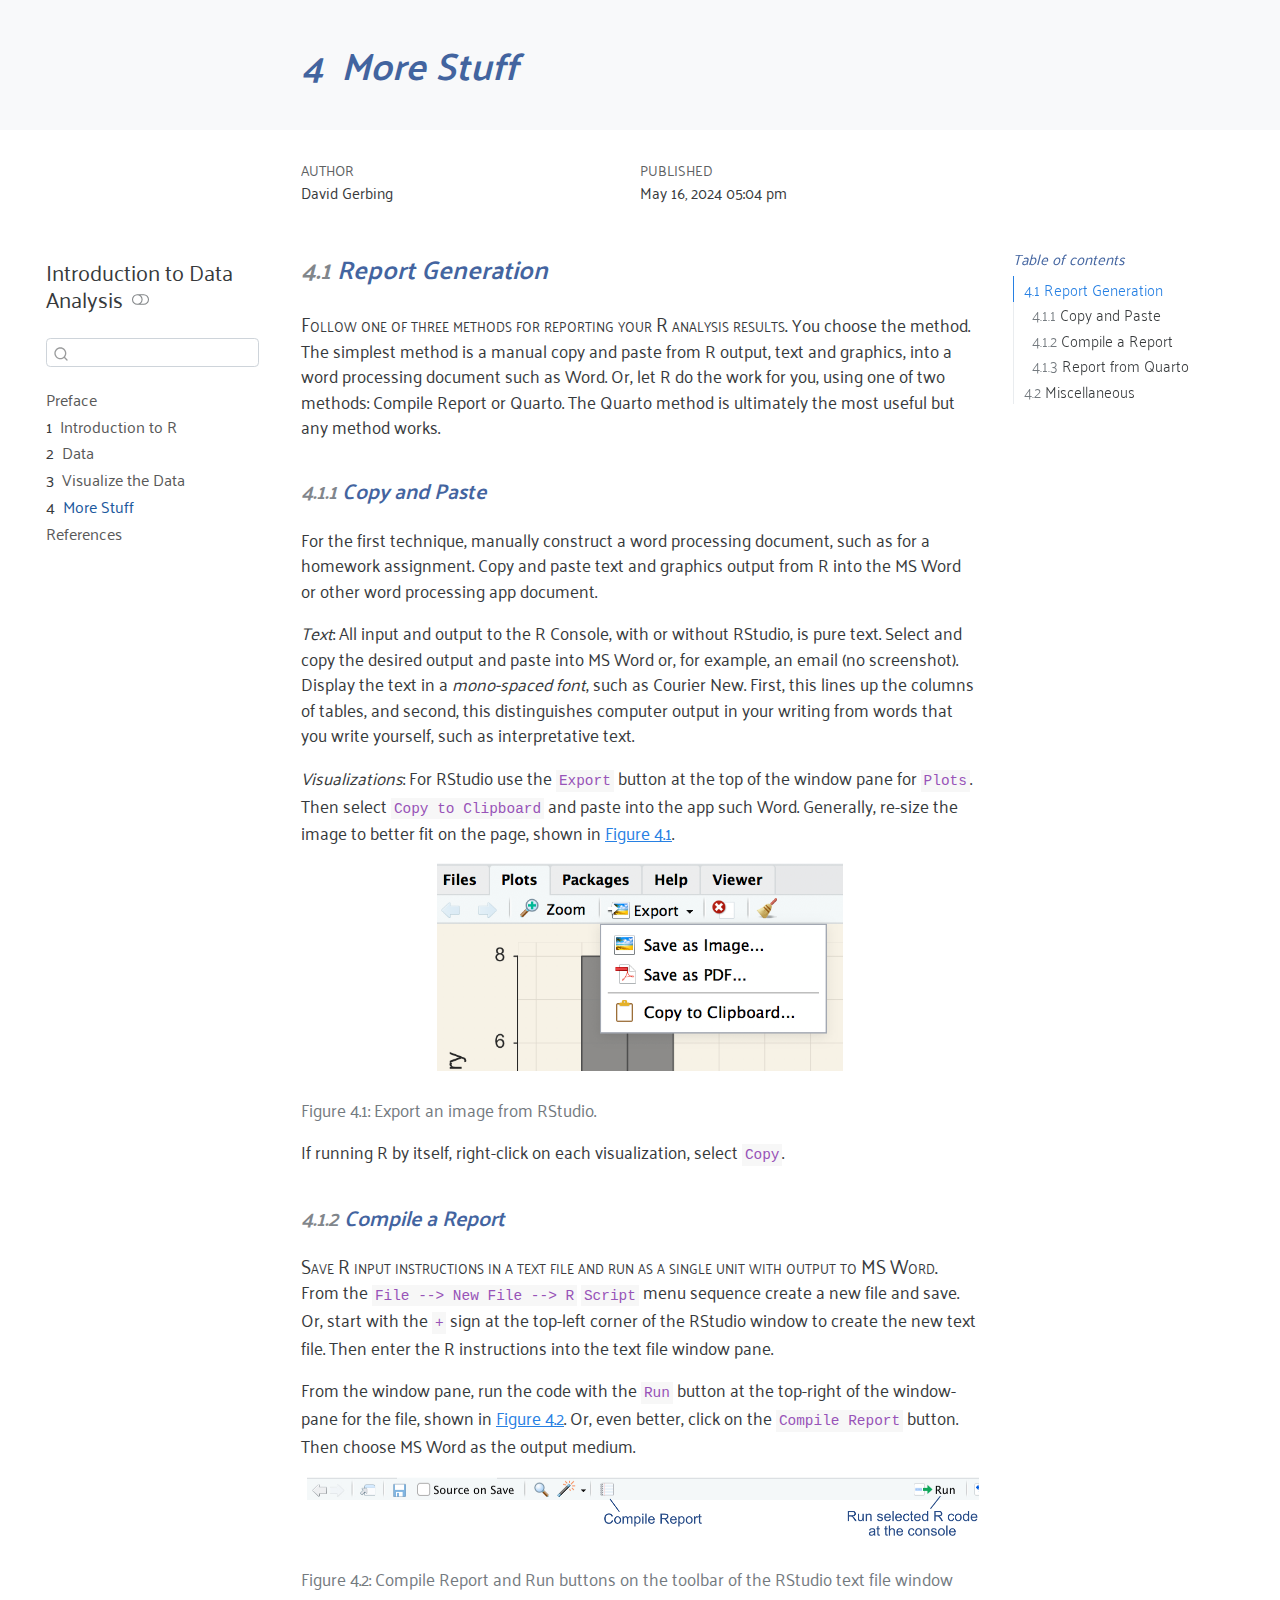
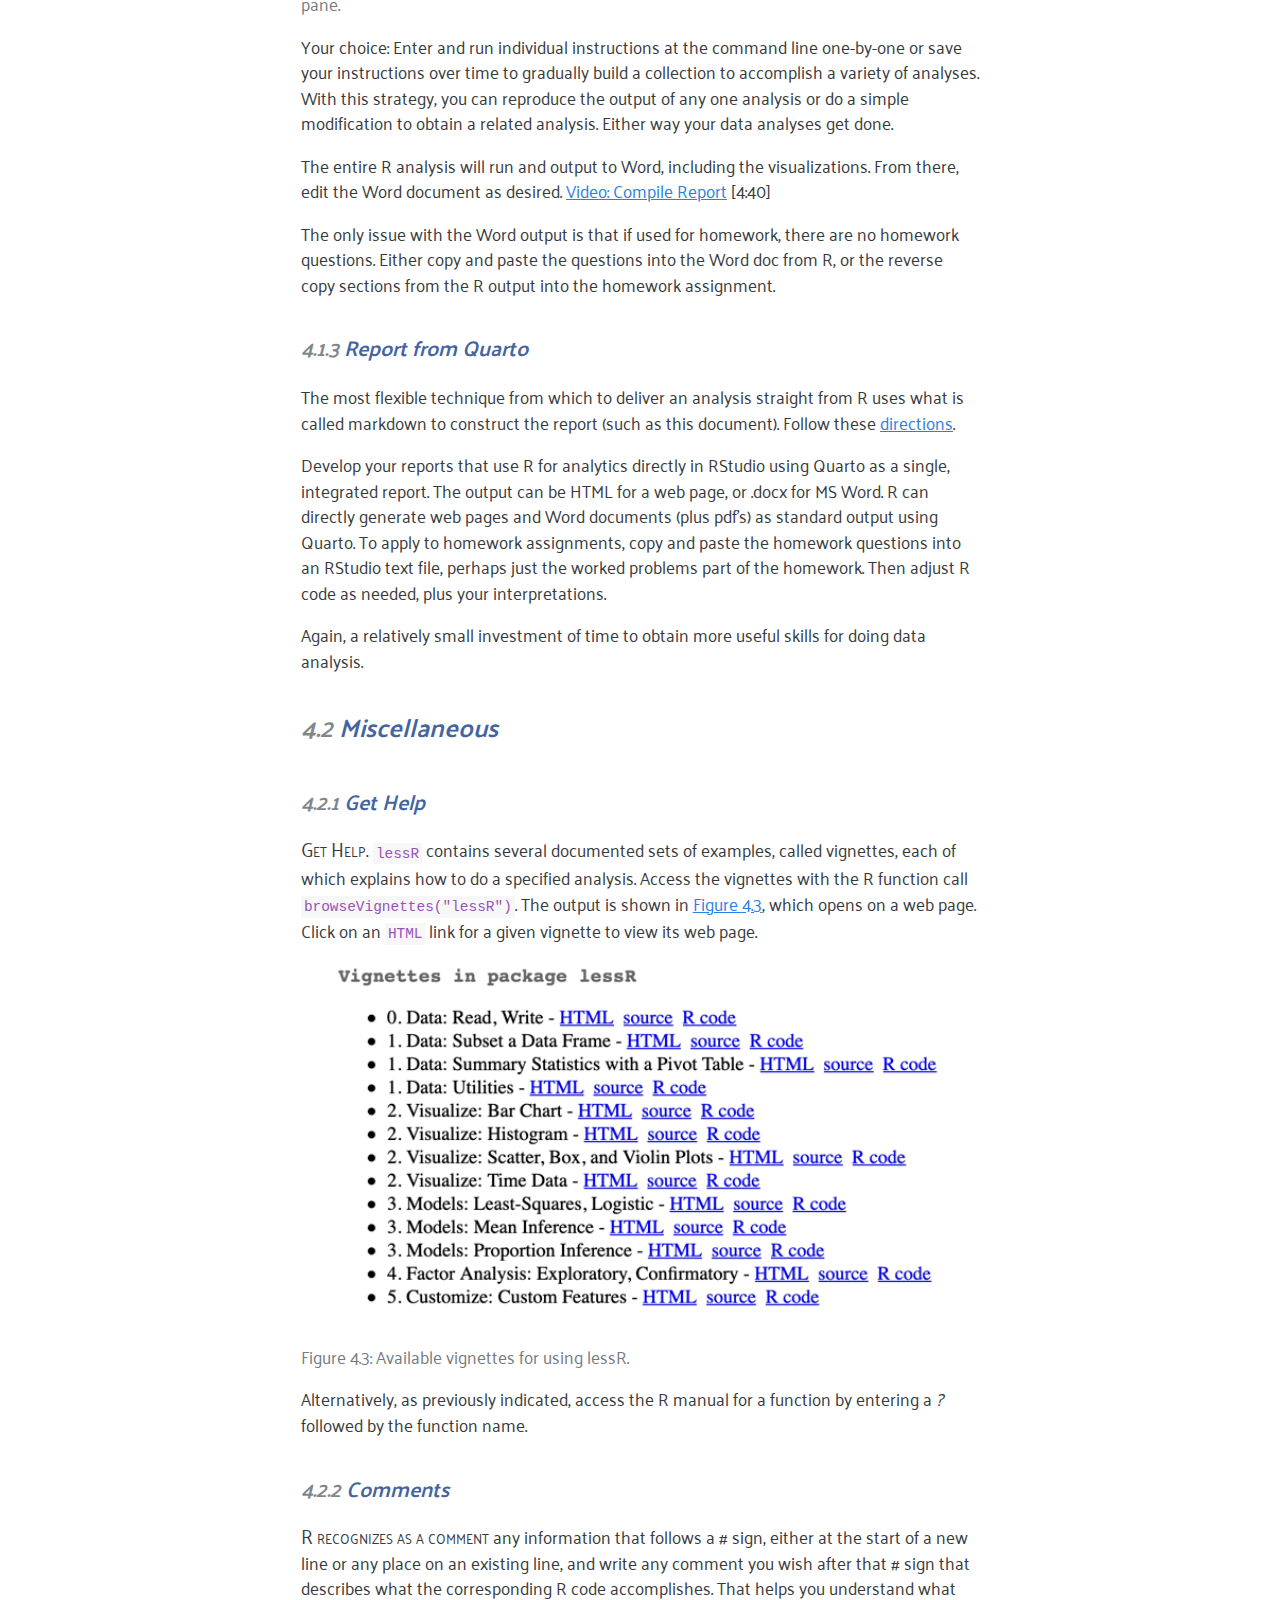
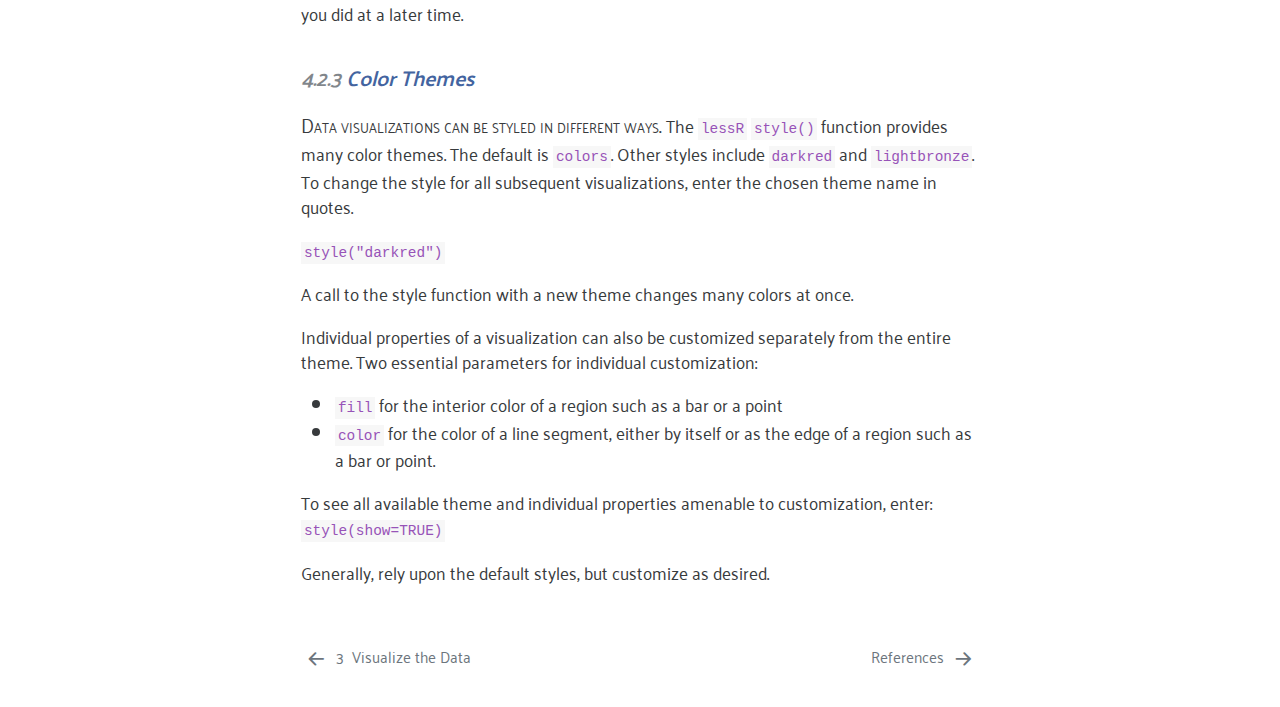
<file: 04-MoreStuff.html>
<!DOCTYPE html>
<html xmlns="http://www.w3.org/1999/xhtml" lang="en" xml:lang="en"><head>

<meta charset="utf-8">
<meta name="generator" content="quarto-1.4.550">

<meta name="viewport" content="width=device-width, initial-scale=1.0, user-scalable=yes">

<meta name="author" content="David Gerbing">

<title>Introduction to Data Analysis - 4&nbsp; More Stuff</title>
<style>
code{white-space: pre-wrap;}
span.smallcaps{font-variant: small-caps;}
div.columns{display: flex; gap: min(4vw, 1.5em);}
div.column{flex: auto; overflow-x: auto;}
div.hanging-indent{margin-left: 1.5em; text-indent: -1.5em;}
ul.task-list{list-style: none;}
ul.task-list li input[type="checkbox"] {
  width: 0.8em;
  margin: 0 0.8em 0.2em -1em; /* quarto-specific, see https://github.com/quarto-dev/quarto-cli/issues/4556 */ 
  vertical-align: middle;
}
</style>


<script src="site_libs/quarto-nav/quarto-nav.js"></script>
<script src="site_libs/quarto-nav/headroom.min.js"></script>
<script src="site_libs/clipboard/clipboard.min.js"></script>
<script src="site_libs/quarto-search/autocomplete.umd.js"></script>
<script src="site_libs/quarto-search/fuse.min.js"></script>
<script src="site_libs/quarto-search/quarto-search.js"></script>
<meta name="quarto:offset" content="./">
<link href="./references.html" rel="next">
<link href="./03-Visualization.html" rel="prev">
<script src="site_libs/quarto-html/quarto.js"></script>
<script src="site_libs/quarto-html/popper.min.js"></script>
<script src="site_libs/quarto-html/tippy.umd.min.js"></script>
<script src="site_libs/quarto-html/anchor.min.js"></script>
<link href="site_libs/quarto-html/tippy.css" rel="stylesheet">
<link href="site_libs/quarto-html/quarto-syntax-highlighting.css" rel="stylesheet" class="quarto-color-scheme" id="quarto-text-highlighting-styles">
<link href="site_libs/quarto-html/quarto-syntax-highlighting-dark.css" rel="prefetch" class="quarto-color-scheme quarto-color-alternate" id="quarto-text-highlighting-styles">
<script src="site_libs/bootstrap/bootstrap.min.js"></script>
<link href="site_libs/bootstrap/bootstrap-icons.css" rel="stylesheet">
<link href="site_libs/bootstrap/bootstrap.min.css" rel="stylesheet" class="quarto-color-scheme" id="quarto-bootstrap" data-mode="light">
<link href="site_libs/bootstrap/bootstrap-dark.min.css" rel="prefetch" class="quarto-color-scheme quarto-color-alternate" id="quarto-bootstrap" data-mode="dark">
<script id="quarto-search-options" type="application/json">{
  "location": "sidebar",
  "copy-button": false,
  "collapse-after": 3,
  "panel-placement": "start",
  "type": "textbox",
  "limit": 50,
  "keyboard-shortcut": [
    "f",
    "/",
    "s"
  ],
  "show-item-context": false,
  "language": {
    "search-no-results-text": "No results",
    "search-matching-documents-text": "matching documents",
    "search-copy-link-title": "Copy link to search",
    "search-hide-matches-text": "Hide additional matches",
    "search-more-match-text": "more match in this document",
    "search-more-matches-text": "more matches in this document",
    "search-clear-button-title": "Clear",
    "search-text-placeholder": "",
    "search-detached-cancel-button-title": "Cancel",
    "search-submit-button-title": "Submit",
    "search-label": "Search"
  }
}</script>


<link rel="stylesheet" href="style.css">
</head>

<body class="nav-sidebar floating">

<div id="quarto-search-results"></div>
  <header id="quarto-header" class="headroom fixed-top quarto-banner">
  <nav class="quarto-secondary-nav">
    <div class="container-fluid d-flex">
      <button type="button" class="quarto-btn-toggle btn" data-bs-toggle="collapse" data-bs-target=".quarto-sidebar-collapse-item" aria-controls="quarto-sidebar" aria-expanded="false" aria-label="Toggle sidebar navigation" onclick="if (window.quartoToggleHeadroom) { window.quartoToggleHeadroom(); }">
        <i class="bi bi-layout-text-sidebar-reverse"></i>
      </button>
        <nav class="quarto-page-breadcrumbs" aria-label="breadcrumb"><ol class="breadcrumb"><li class="breadcrumb-item"><a href="./04-MoreStuff.html"><span class="chapter-number">4</span>&nbsp; <span class="chapter-title">More Stuff</span></a></li></ol></nav>
        <a class="flex-grow-1" role="button" data-bs-toggle="collapse" data-bs-target=".quarto-sidebar-collapse-item" aria-controls="quarto-sidebar" aria-expanded="false" aria-label="Toggle sidebar navigation" onclick="if (window.quartoToggleHeadroom) { window.quartoToggleHeadroom(); }">      
        </a>
      <button type="button" class="btn quarto-search-button" aria-label="" onclick="window.quartoOpenSearch();">
        <i class="bi bi-search"></i>
      </button>
    </div>
  </nav>
</header>
<!-- content -->
<header id="title-block-header" class="quarto-title-block default page-columns page-full">
  <div class="quarto-title-banner page-columns page-full">
    <div class="quarto-title column-body">
      <h1 class="title"><span id="sec-more-stuff" class="quarto-section-identifier"><span class="chapter-number">4</span>&nbsp; <span class="chapter-title">More Stuff</span></span></h1>
                      </div>
  </div>
    
  
  <div class="quarto-title-meta">

      <div>
      <div class="quarto-title-meta-heading">Author</div>
      <div class="quarto-title-meta-contents">
               <p>David Gerbing </p>
            </div>
    </div>
      
      <div>
      <div class="quarto-title-meta-heading">Published</div>
      <div class="quarto-title-meta-contents">
        <p class="date">May 16, 2024 05:04 pm</p>
      </div>
    </div>
    
      
    </div>
    
  
  </header><div id="quarto-content" class="quarto-container page-columns page-rows-contents page-layout-article">
<!-- sidebar -->
  <nav id="quarto-sidebar" class="sidebar collapse collapse-horizontal quarto-sidebar-collapse-item sidebar-navigation floating overflow-auto">
    <div class="pt-lg-2 mt-2 text-left sidebar-header">
    <div class="sidebar-title mb-0 py-0">
      <a href="./">Introduction to Data Analysis</a> 
        <div class="sidebar-tools-main">
  <a href="" class="quarto-color-scheme-toggle quarto-navigation-tool  px-1" onclick="window.quartoToggleColorScheme(); return false;" title="Toggle dark mode"><i class="bi"></i></a>
</div>
    </div>
      </div>
        <div class="mt-2 flex-shrink-0 align-items-center">
        <div class="sidebar-search">
        <div id="quarto-search" class="" title="Search"></div>
        </div>
        </div>
    <div class="sidebar-menu-container"> 
    <ul class="list-unstyled mt-1">
        <li class="sidebar-item">
  <div class="sidebar-item-container"> 
  <a href="./index.html" class="sidebar-item-text sidebar-link">
 <span class="menu-text">Preface</span></a>
  </div>
</li>
        <li class="sidebar-item">
  <div class="sidebar-item-container"> 
  <a href="./01-Intro.html" class="sidebar-item-text sidebar-link">
 <span class="menu-text"><span class="chapter-number">1</span>&nbsp; <span class="chapter-title">Introduction to R</span></span></a>
  </div>
</li>
        <li class="sidebar-item">
  <div class="sidebar-item-container"> 
  <a href="./02-Data.html" class="sidebar-item-text sidebar-link">
 <span class="menu-text"><span class="chapter-number">2</span>&nbsp; <span class="chapter-title">Data</span></span></a>
  </div>
</li>
        <li class="sidebar-item">
  <div class="sidebar-item-container"> 
  <a href="./03-Visualization.html" class="sidebar-item-text sidebar-link">
 <span class="menu-text"><span class="chapter-number">3</span>&nbsp; <span class="chapter-title">Visualize the Data</span></span></a>
  </div>
</li>
        <li class="sidebar-item">
  <div class="sidebar-item-container"> 
  <a href="./04-MoreStuff.html" class="sidebar-item-text sidebar-link active">
 <span class="menu-text"><span class="chapter-number">4</span>&nbsp; <span class="chapter-title">More Stuff</span></span></a>
  </div>
</li>
        <li class="sidebar-item">
  <div class="sidebar-item-container"> 
  <a href="./references.html" class="sidebar-item-text sidebar-link">
 <span class="menu-text">References</span></a>
  </div>
</li>
    </ul>
    </div>
</nav>
<div id="quarto-sidebar-glass" class="quarto-sidebar-collapse-item" data-bs-toggle="collapse" data-bs-target=".quarto-sidebar-collapse-item"></div>
<!-- margin-sidebar -->
    <div id="quarto-margin-sidebar" class="sidebar margin-sidebar">
        <nav id="TOC" role="doc-toc" class="toc-active">
    <h2 id="toc-title">Table of contents</h2>
   
  <ul>
  <li><a href="#report-generation" id="toc-report-generation" class="nav-link active" data-scroll-target="#report-generation"><span class="header-section-number">4.1</span> Report Generation</a>
  <ul class="collapse">
  <li><a href="#figures" id="toc-figures" class="nav-link" data-scroll-target="#figures"><span class="header-section-number">4.1.1</span> Copy and Paste</a></li>
  <li><a href="#compile-a-report" id="toc-compile-a-report" class="nav-link" data-scroll-target="#compile-a-report"><span class="header-section-number">4.1.2</span> Compile a Report</a></li>
  <li><a href="#report-from-quarto" id="toc-report-from-quarto" class="nav-link" data-scroll-target="#report-from-quarto"><span class="header-section-number">4.1.3</span> Report from Quarto</a></li>
  </ul></li>
  <li><a href="#miscellaneous" id="toc-miscellaneous" class="nav-link" data-scroll-target="#miscellaneous"><span class="header-section-number">4.2</span> Miscellaneous</a>
  <ul class="collapse">
  <li><a href="#vig" id="toc-vig" class="nav-link" data-scroll-target="#vig"><span class="header-section-number">4.2.1</span> Get Help</a></li>
  <li><a href="#comments" id="toc-comments" class="nav-link" data-scroll-target="#comments"><span class="header-section-number">4.2.2</span> Comments</a></li>
  <li><a href="#color-themes" id="toc-color-themes" class="nav-link" data-scroll-target="#color-themes"><span class="header-section-number">4.2.3</span> Color Themes</a></li>
  </ul></li>
  </ul>
</nav>
    </div>
<!-- main -->
<main class="content quarto-banner-title-block" id="quarto-document-content">





<section id="report-generation" class="level2" data-number="4.1">
<h2 data-number="4.1" class="anchored" data-anchor-id="report-generation"><span class="header-section-number">4.1</span> Report Generation</h2>
<p><span class="newthought">Follow one of three methods for reporting your R analysis results.</span> You choose the method. The simplest method is a manual copy and paste from R output, text and graphics, into a word processing document such as Word. Or, let R do the work for you, using one of two methods: Compile Report or Quarto. The Quarto method is ultimately the most useful but any method works.</p>
<section id="figures" class="level3" data-number="4.1.1">
<h3 data-number="4.1.1" class="anchored" data-anchor-id="figures"><span class="header-section-number">4.1.1</span> Copy and Paste</h3>
<p><span class="newthought"></span> For the first technique, manually construct a word processing document, such as for a homework assignment. Copy and paste text and graphics output from R into the MS Word or other word processing app document.</p>
<p><em>Text</em>: All input and output to the R Console, with or without RStudio, is pure text. Select and copy the desired output and paste into MS Word or, for example, an email (no screenshot). Display the text in a <em>mono-spaced font</em>, such as Courier New. First, this lines up the columns of tables, and second, this distinguishes computer output in your writing from words that you write yourself, such as interpretative text.</p>
<p><em>Visualizations</em>: For RStudio use the <code>Export</code> button at the top of the window pane for <code>Plots</code>. Then select <code>Copy to Clipboard</code> and paste into the app such Word. Generally, re-size the image to better fit on the page, shown in <a href="#fig-image" class="quarto-xref">Figure&nbsp;<span>4.1</span></a>.</p>
<div class="cell" data-layout-align="center">
<div class="cell-output-display">
<div id="fig-image" class="quarto-figure quarto-figure-center quarto-float anchored" data-fig-align="center">
<figure class="quarto-float quarto-float-fig figure">
<div aria-describedby="fig-image-caption-0ceaefa1-69ba-4598-a22c-09a6ac19f8ca">
<img src="images/Exportpdf.png" class="img-fluid quarto-figure quarto-figure-center figure-img" style="width:60.0%">
</div>
<figcaption class="quarto-float-caption-bottom quarto-float-caption quarto-float-fig" id="fig-image-caption-0ceaefa1-69ba-4598-a22c-09a6ac19f8ca">
Figure&nbsp;4.1: Export an image from RStudio.
</figcaption>
</figure>
</div>
</div>
</div>
<p>If running R by itself, right-click on each visualization, select <code>Copy</code>.</p>
</section>
<section id="compile-a-report" class="level3" data-number="4.1.2">
<h3 data-number="4.1.2" class="anchored" data-anchor-id="compile-a-report"><span class="header-section-number">4.1.2</span> Compile a Report</h3>
<p><span class="newthought">Save R input instructions in a text file and run as a single unit with output to MS Word.</span> From the <code>File --&gt; New File --&gt; R</code> <code>Script</code> menu sequence create a new file and save. Or, start with the <code>+</code> sign at the top-left corner of the RStudio window to create the new text file. Then enter the R instructions into the text file window pane.</p>
<p>From the window pane, run the code with the <code>Run</code> button at the top-right of the window-pane for the file, shown in <a href="#fig-TextFileMenu" class="quarto-xref">Figure&nbsp;<span>4.2</span></a>. Or, even better, click on the <code>Compile Report</code> button. Then choose MS Word as the output medium.</p>
<div class="cell" data-layout-align="center">
<div class="cell-output-display">
<div id="fig-TextFileMenu" class="quarto-figure quarto-figure-center quarto-float anchored" data-fig-align="center">
<figure class="quarto-float quarto-float-fig figure">
<div aria-describedby="fig-TextFileMenu-caption-0ceaefa1-69ba-4598-a22c-09a6ac19f8ca">
<img src="images/TextFileMenu.png" class="img-fluid quarto-figure quarto-figure-center figure-img" style="width:100.0%">
</div>
<figcaption class="quarto-float-caption-bottom quarto-float-caption quarto-float-fig" id="fig-TextFileMenu-caption-0ceaefa1-69ba-4598-a22c-09a6ac19f8ca">
Figure&nbsp;4.2: Compile Report and Run buttons on the toolbar of the RStudio text file window pane.
</figcaption>
</figure>
</div>
</div>
</div>
<p>Your choice: Enter and run individual instructions at the command line one-by-one or save your instructions over time to gradually build a collection to accomplish a variety of analyses. With this strategy, you can reproduce the output of any one analysis or do a simple modification to obtain a related analysis. Either way your data analyses get done.</p>
<p>The entire R analysis will run and output to Word, including the visualizations. From there, edit the Word document as desired. <a href="https://media.pdx.edu/media/t/1_hfrq2064">Video: Compile Report</a> [4:40]</p>
<p>The only issue with the Word output is that if used for homework, there are no homework questions. Either copy and paste the questions into the Word doc from R, or the reverse copy sections from the R output into the homework assignment.</p>
</section>
<section id="report-from-quarto" class="level3" data-number="4.1.3">
<h3 data-number="4.1.3" class="anchored" data-anchor-id="report-from-quarto"><span class="header-section-number">4.1.3</span> Report from Quarto</h3>
<p><span class="newthought"></span> The most flexible technique from which to deliver an analysis straight from R uses what is called markdown to construct the report (such as this document). Follow these <a href="https://quarto.org/docs/get-started/">directions</a>.</p>
<p>Develop your reports that use R for analytics directly in RStudio using Quarto as a single, integrated report. The output can be HTML for a web page, or .docx for MS Word. R can directly generate web pages and Word documents (plus pdf’s) as standard output using Quarto. To apply to homework assignments, copy and paste the homework questions into an RStudio text file, perhaps just the worked problems part of the homework. Then adjust R code as needed, plus your interpretations.</p>
<p>Again, a relatively small investment of time to obtain more useful skills for doing data analysis.</p>
</section>
</section>
<section id="miscellaneous" class="level2" data-number="4.2">
<h2 data-number="4.2" class="anchored" data-anchor-id="miscellaneous"><span class="header-section-number">4.2</span> Miscellaneous</h2>
<section id="vig" class="level3" data-number="4.2.1">
<h3 data-number="4.2.1" class="anchored" data-anchor-id="vig"><span class="header-section-number">4.2.1</span> Get Help</h3>
<p><span class="newthought">Get Help.</span> <code>lessR</code> contains several documented sets of examples, called vignettes, each of which explains how to do a specified analysis. Access the vignettes with the R function call <code>browseVignettes("lessR")</code>. The output is shown in <a href="#fig-vig" class="quarto-xref">Figure&nbsp;<span>4.3</span></a>, which opens on a web page. Click on an <code>HTML</code> link for a given vignette to view its web page.</p>
<div class="cell" data-layout-align="center">
<div class="cell-output-display">
<div id="fig-vig" class="quarto-figure quarto-figure-center quarto-float anchored" data-fig-align="center">
<figure class="quarto-float quarto-float-fig figure">
<div aria-describedby="fig-vig-caption-0ceaefa1-69ba-4598-a22c-09a6ac19f8ca">
<img src="images/vignettes.png" class="img-fluid quarto-figure quarto-figure-center figure-img" style="width:90.0%">
</div>
<figcaption class="quarto-float-caption-bottom quarto-float-caption quarto-float-fig" id="fig-vig-caption-0ceaefa1-69ba-4598-a22c-09a6ac19f8ca">
Figure&nbsp;4.3: Available vignettes for using lessR.
</figcaption>
</figure>
</div>
</div>
</div>
<p>Alternatively, as previously indicated, access the R manual for a function by entering a <em>?</em> followed by the function name.</p>
</section>
<section id="comments" class="level3" data-number="4.2.2">
<h3 data-number="4.2.2" class="anchored" data-anchor-id="comments"><span class="header-section-number">4.2.2</span> Comments</h3>
<p><span class="newthought">R recognizes as a comment</span> any information that follows a # sign, either at the start of a new line or any place on an existing line, and write any comment you wish after that # sign that describes what the corresponding R code accomplishes. That helps you understand what you did at a later time.</p>
</section>
<section id="color-themes" class="level3" data-number="4.2.3">
<h3 data-number="4.2.3" class="anchored" data-anchor-id="color-themes"><span class="header-section-number">4.2.3</span> Color Themes</h3>
<p><span class="newthought">Data visualizations can be styled in different ways.</span> The <code>lessR</code> <code>style()</code> function provides many color themes. The default is <code>colors</code>. Other styles include <code>darkred</code> and <code>lightbronze</code>. To change the style for all subsequent visualizations, enter the chosen theme name in quotes.</p>
<p style="margin-top: 0em;">
</p><p><code>style("darkred")</code></p>
<p></p>
<p>A call to the style function with a new theme changes many colors at once.</p>
<p style="margin-top: 0em;">
</p><p>Individual properties of a visualization can also be customized separately from the entire theme. Two essential parameters for individual customization:</p>
<p></p>
<ul>
<li><code>fill</code> for the interior color of a region such as a bar or a point</li>
<li><code>color</code> for the color of a line segment, either by itself or as the edge of a region such as a bar or point.</li>
</ul>
<p style="margin-top: 0em;">
</p><p>To see all available theme and individual properties amenable to customization, enter: <code>style(show=TRUE)</code></p>
<p></p>
<p>Generally, rely upon the default styles, but customize as desired.</p>


</section>
</section>

</main> <!-- /main -->
<script id="quarto-html-after-body" type="application/javascript">
window.document.addEventListener("DOMContentLoaded", function (event) {
  const toggleBodyColorMode = (bsSheetEl) => {
    const mode = bsSheetEl.getAttribute("data-mode");
    const bodyEl = window.document.querySelector("body");
    if (mode === "dark") {
      bodyEl.classList.add("quarto-dark");
      bodyEl.classList.remove("quarto-light");
    } else {
      bodyEl.classList.add("quarto-light");
      bodyEl.classList.remove("quarto-dark");
    }
  }
  const toggleBodyColorPrimary = () => {
    const bsSheetEl = window.document.querySelector("link#quarto-bootstrap");
    if (bsSheetEl) {
      toggleBodyColorMode(bsSheetEl);
    }
  }
  toggleBodyColorPrimary();  
  const disableStylesheet = (stylesheets) => {
    for (let i=0; i < stylesheets.length; i++) {
      const stylesheet = stylesheets[i];
      stylesheet.rel = 'prefetch';
    }
  }
  const enableStylesheet = (stylesheets) => {
    for (let i=0; i < stylesheets.length; i++) {
      const stylesheet = stylesheets[i];
      stylesheet.rel = 'stylesheet';
    }
  }
  const manageTransitions = (selector, allowTransitions) => {
    const els = window.document.querySelectorAll(selector);
    for (let i=0; i < els.length; i++) {
      const el = els[i];
      if (allowTransitions) {
        el.classList.remove('notransition');
      } else {
        el.classList.add('notransition');
      }
    }
  }
  const toggleGiscusIfUsed = (isAlternate, darkModeDefault) => {
    const baseTheme = document.querySelector('#giscus-base-theme')?.value ?? 'light';
    const alternateTheme = document.querySelector('#giscus-alt-theme')?.value ?? 'dark';
    let newTheme = '';
    if(darkModeDefault) {
      newTheme = isAlternate ? baseTheme : alternateTheme;
    } else {
      newTheme = isAlternate ? alternateTheme : baseTheme;
    }
    const changeGiscusTheme = () => {
      // From: https://github.com/giscus/giscus/issues/336
      const sendMessage = (message) => {
        const iframe = document.querySelector('iframe.giscus-frame');
        if (!iframe) return;
        iframe.contentWindow.postMessage({ giscus: message }, 'https://giscus.app');
      }
      sendMessage({
        setConfig: {
          theme: newTheme
        }
      });
    }
    const isGiscussLoaded = window.document.querySelector('iframe.giscus-frame') !== null;
    if (isGiscussLoaded) {
      changeGiscusTheme();
    }
  }
  const toggleColorMode = (alternate) => {
    // Switch the stylesheets
    const alternateStylesheets = window.document.querySelectorAll('link.quarto-color-scheme.quarto-color-alternate');
    manageTransitions('#quarto-margin-sidebar .nav-link', false);
    if (alternate) {
      enableStylesheet(alternateStylesheets);
      for (const sheetNode of alternateStylesheets) {
        if (sheetNode.id === "quarto-bootstrap") {
          toggleBodyColorMode(sheetNode);
        }
      }
    } else {
      disableStylesheet(alternateStylesheets);
      toggleBodyColorPrimary();
    }
    manageTransitions('#quarto-margin-sidebar .nav-link', true);
    // Switch the toggles
    const toggles = window.document.querySelectorAll('.quarto-color-scheme-toggle');
    for (let i=0; i < toggles.length; i++) {
      const toggle = toggles[i];
      if (toggle) {
        if (alternate) {
          toggle.classList.add("alternate");     
        } else {
          toggle.classList.remove("alternate");
        }
      }
    }
    // Hack to workaround the fact that safari doesn't
    // properly recolor the scrollbar when toggling (#1455)
    if (navigator.userAgent.indexOf('Safari') > 0 && navigator.userAgent.indexOf('Chrome') == -1) {
      manageTransitions("body", false);
      window.scrollTo(0, 1);
      setTimeout(() => {
        window.scrollTo(0, 0);
        manageTransitions("body", true);
      }, 40);  
    }
  }
  const isFileUrl = () => { 
    return window.location.protocol === 'file:';
  }
  const hasAlternateSentinel = () => {  
    let styleSentinel = getColorSchemeSentinel();
    if (styleSentinel !== null) {
      return styleSentinel === "alternate";
    } else {
      return false;
    }
  }
  const setStyleSentinel = (alternate) => {
    const value = alternate ? "alternate" : "default";
    if (!isFileUrl()) {
      window.localStorage.setItem("quarto-color-scheme", value);
    } else {
      localAlternateSentinel = value;
    }
  }
  const getColorSchemeSentinel = () => {
    if (!isFileUrl()) {
      const storageValue = window.localStorage.getItem("quarto-color-scheme");
      return storageValue != null ? storageValue : localAlternateSentinel;
    } else {
      return localAlternateSentinel;
    }
  }
  const darkModeDefault = false;
  let localAlternateSentinel = darkModeDefault ? 'alternate' : 'default';
  // Dark / light mode switch
  window.quartoToggleColorScheme = () => {
    // Read the current dark / light value 
    let toAlternate = !hasAlternateSentinel();
    toggleColorMode(toAlternate);
    setStyleSentinel(toAlternate);
    toggleGiscusIfUsed(toAlternate, darkModeDefault);
  };
  // Ensure there is a toggle, if there isn't float one in the top right
  if (window.document.querySelector('.quarto-color-scheme-toggle') === null) {
    const a = window.document.createElement('a');
    a.classList.add('top-right');
    a.classList.add('quarto-color-scheme-toggle');
    a.href = "";
    a.onclick = function() { try { window.quartoToggleColorScheme(); } catch {} return false; };
    const i = window.document.createElement("i");
    i.classList.add('bi');
    a.appendChild(i);
    window.document.body.appendChild(a);
  }
  // Switch to dark mode if need be
  if (hasAlternateSentinel()) {
    toggleColorMode(true);
  } else {
    toggleColorMode(false);
  }
  const icon = "";
  const anchorJS = new window.AnchorJS();
  anchorJS.options = {
    placement: 'right',
    icon: icon
  };
  anchorJS.add('.anchored');
  const isCodeAnnotation = (el) => {
    for (const clz of el.classList) {
      if (clz.startsWith('code-annotation-')) {                     
        return true;
      }
    }
    return false;
  }
  const clipboard = new window.ClipboardJS('.code-copy-button', {
    text: function(trigger) {
      const codeEl = trigger.previousElementSibling.cloneNode(true);
      for (const childEl of codeEl.children) {
        if (isCodeAnnotation(childEl)) {
          childEl.remove();
        }
      }
      return codeEl.innerText;
    }
  });
  clipboard.on('success', function(e) {
    // button target
    const button = e.trigger;
    // don't keep focus
    button.blur();
    // flash "checked"
    button.classList.add('code-copy-button-checked');
    var currentTitle = button.getAttribute("title");
    button.setAttribute("title", "Copied!");
    let tooltip;
    if (window.bootstrap) {
      button.setAttribute("data-bs-toggle", "tooltip");
      button.setAttribute("data-bs-placement", "left");
      button.setAttribute("data-bs-title", "Copied!");
      tooltip = new bootstrap.Tooltip(button, 
        { trigger: "manual", 
          customClass: "code-copy-button-tooltip",
          offset: [0, -8]});
      tooltip.show();    
    }
    setTimeout(function() {
      if (tooltip) {
        tooltip.hide();
        button.removeAttribute("data-bs-title");
        button.removeAttribute("data-bs-toggle");
        button.removeAttribute("data-bs-placement");
      }
      button.setAttribute("title", currentTitle);
      button.classList.remove('code-copy-button-checked');
    }, 1000);
    // clear code selection
    e.clearSelection();
  });
    var localhostRegex = new RegExp(/^(?:http|https):\/\/localhost\:?[0-9]*\//);
    var mailtoRegex = new RegExp(/^mailto:/);
      var filterRegex = new RegExp('/' + window.location.host + '/');
    var isInternal = (href) => {
        return filterRegex.test(href) || localhostRegex.test(href) || mailtoRegex.test(href);
    }
    // Inspect non-navigation links and adorn them if external
 	var links = window.document.querySelectorAll('a[href]:not(.nav-link):not(.navbar-brand):not(.toc-action):not(.sidebar-link):not(.sidebar-item-toggle):not(.pagination-link):not(.no-external):not([aria-hidden]):not(.dropdown-item):not(.quarto-navigation-tool)');
    for (var i=0; i<links.length; i++) {
      const link = links[i];
      if (!isInternal(link.href)) {
          // target, if specified
          link.setAttribute("target", "_blank");
          if (link.getAttribute("rel") === null) {
            link.setAttribute("rel", "noopener");
          }
      }
    }
  function tippyHover(el, contentFn, onTriggerFn, onUntriggerFn) {
    const config = {
      allowHTML: true,
      maxWidth: 500,
      delay: 100,
      arrow: false,
      appendTo: function(el) {
          return el.parentElement;
      },
      interactive: true,
      interactiveBorder: 10,
      theme: 'quarto',
      placement: 'bottom-start',
    };
    if (contentFn) {
      config.content = contentFn;
    }
    if (onTriggerFn) {
      config.onTrigger = onTriggerFn;
    }
    if (onUntriggerFn) {
      config.onUntrigger = onUntriggerFn;
    }
    window.tippy(el, config); 
  }
  const noterefs = window.document.querySelectorAll('a[role="doc-noteref"]');
  for (var i=0; i<noterefs.length; i++) {
    const ref = noterefs[i];
    tippyHover(ref, function() {
      // use id or data attribute instead here
      let href = ref.getAttribute('data-footnote-href') || ref.getAttribute('href');
      try { href = new URL(href).hash; } catch {}
      const id = href.replace(/^#\/?/, "");
      const note = window.document.getElementById(id);
      return note.innerHTML;
    });
  }
  const xrefs = window.document.querySelectorAll('a.quarto-xref');
  const processXRef = (id, note) => {
    // Strip column container classes
    const stripColumnClz = (el) => {
      el.classList.remove("page-full", "page-columns");
      if (el.children) {
        for (const child of el.children) {
          stripColumnClz(child);
        }
      }
    }
    stripColumnClz(note)
    if (id === null || id.startsWith('sec-')) {
      // Special case sections, only their first couple elements
      const container = document.createElement("div");
      if (note.children && note.children.length > 2) {
        container.appendChild(note.children[0].cloneNode(true));
        for (let i = 1; i < note.children.length; i++) {
          const child = note.children[i];
          if (child.tagName === "P" && child.innerText === "") {
            continue;
          } else {
            container.appendChild(child.cloneNode(true));
            break;
          }
        }
        if (window.Quarto?.typesetMath) {
          window.Quarto.typesetMath(container);
        }
        return container.innerHTML
      } else {
        if (window.Quarto?.typesetMath) {
          window.Quarto.typesetMath(note);
        }
        return note.innerHTML;
      }
    } else {
      // Remove any anchor links if they are present
      const anchorLink = note.querySelector('a.anchorjs-link');
      if (anchorLink) {
        anchorLink.remove();
      }
      if (window.Quarto?.typesetMath) {
        window.Quarto.typesetMath(note);
      }
      // TODO in 1.5, we should make sure this works without a callout special case
      if (note.classList.contains("callout")) {
        return note.outerHTML;
      } else {
        return note.innerHTML;
      }
    }
  }
  for (var i=0; i<xrefs.length; i++) {
    const xref = xrefs[i];
    tippyHover(xref, undefined, function(instance) {
      instance.disable();
      let url = xref.getAttribute('href');
      let hash = undefined; 
      if (url.startsWith('#')) {
        hash = url;
      } else {
        try { hash = new URL(url).hash; } catch {}
      }
      if (hash) {
        const id = hash.replace(/^#\/?/, "");
        const note = window.document.getElementById(id);
        if (note !== null) {
          try {
            const html = processXRef(id, note.cloneNode(true));
            instance.setContent(html);
          } finally {
            instance.enable();
            instance.show();
          }
        } else {
          // See if we can fetch this
          fetch(url.split('#')[0])
          .then(res => res.text())
          .then(html => {
            const parser = new DOMParser();
            const htmlDoc = parser.parseFromString(html, "text/html");
            const note = htmlDoc.getElementById(id);
            if (note !== null) {
              const html = processXRef(id, note);
              instance.setContent(html);
            } 
          }).finally(() => {
            instance.enable();
            instance.show();
          });
        }
      } else {
        // See if we can fetch a full url (with no hash to target)
        // This is a special case and we should probably do some content thinning / targeting
        fetch(url)
        .then(res => res.text())
        .then(html => {
          const parser = new DOMParser();
          const htmlDoc = parser.parseFromString(html, "text/html");
          const note = htmlDoc.querySelector('main.content');
          if (note !== null) {
            // This should only happen for chapter cross references
            // (since there is no id in the URL)
            // remove the first header
            if (note.children.length > 0 && note.children[0].tagName === "HEADER") {
              note.children[0].remove();
            }
            const html = processXRef(null, note);
            instance.setContent(html);
          } 
        }).finally(() => {
          instance.enable();
          instance.show();
        });
      }
    }, function(instance) {
    });
  }
      let selectedAnnoteEl;
      const selectorForAnnotation = ( cell, annotation) => {
        let cellAttr = 'data-code-cell="' + cell + '"';
        let lineAttr = 'data-code-annotation="' +  annotation + '"';
        const selector = 'span[' + cellAttr + '][' + lineAttr + ']';
        return selector;
      }
      const selectCodeLines = (annoteEl) => {
        const doc = window.document;
        const targetCell = annoteEl.getAttribute("data-target-cell");
        const targetAnnotation = annoteEl.getAttribute("data-target-annotation");
        const annoteSpan = window.document.querySelector(selectorForAnnotation(targetCell, targetAnnotation));
        const lines = annoteSpan.getAttribute("data-code-lines").split(",");
        const lineIds = lines.map((line) => {
          return targetCell + "-" + line;
        })
        let top = null;
        let height = null;
        let parent = null;
        if (lineIds.length > 0) {
            //compute the position of the single el (top and bottom and make a div)
            const el = window.document.getElementById(lineIds[0]);
            top = el.offsetTop;
            height = el.offsetHeight;
            parent = el.parentElement.parentElement;
          if (lineIds.length > 1) {
            const lastEl = window.document.getElementById(lineIds[lineIds.length - 1]);
            const bottom = lastEl.offsetTop + lastEl.offsetHeight;
            height = bottom - top;
          }
          if (top !== null && height !== null && parent !== null) {
            // cook up a div (if necessary) and position it 
            let div = window.document.getElementById("code-annotation-line-highlight");
            if (div === null) {
              div = window.document.createElement("div");
              div.setAttribute("id", "code-annotation-line-highlight");
              div.style.position = 'absolute';
              parent.appendChild(div);
            }
            div.style.top = top - 2 + "px";
            div.style.height = height + 4 + "px";
            div.style.left = 0;
            let gutterDiv = window.document.getElementById("code-annotation-line-highlight-gutter");
            if (gutterDiv === null) {
              gutterDiv = window.document.createElement("div");
              gutterDiv.setAttribute("id", "code-annotation-line-highlight-gutter");
              gutterDiv.style.position = 'absolute';
              const codeCell = window.document.getElementById(targetCell);
              const gutter = codeCell.querySelector('.code-annotation-gutter');
              gutter.appendChild(gutterDiv);
            }
            gutterDiv.style.top = top - 2 + "px";
            gutterDiv.style.height = height + 4 + "px";
          }
          selectedAnnoteEl = annoteEl;
        }
      };
      const unselectCodeLines = () => {
        const elementsIds = ["code-annotation-line-highlight", "code-annotation-line-highlight-gutter"];
        elementsIds.forEach((elId) => {
          const div = window.document.getElementById(elId);
          if (div) {
            div.remove();
          }
        });
        selectedAnnoteEl = undefined;
      };
        // Handle positioning of the toggle
    window.addEventListener(
      "resize",
      throttle(() => {
        elRect = undefined;
        if (selectedAnnoteEl) {
          selectCodeLines(selectedAnnoteEl);
        }
      }, 10)
    );
    function throttle(fn, ms) {
    let throttle = false;
    let timer;
      return (...args) => {
        if(!throttle) { // first call gets through
            fn.apply(this, args);
            throttle = true;
        } else { // all the others get throttled
            if(timer) clearTimeout(timer); // cancel #2
            timer = setTimeout(() => {
              fn.apply(this, args);
              timer = throttle = false;
            }, ms);
        }
      };
    }
      // Attach click handler to the DT
      const annoteDls = window.document.querySelectorAll('dt[data-target-cell]');
      for (const annoteDlNode of annoteDls) {
        annoteDlNode.addEventListener('click', (event) => {
          const clickedEl = event.target;
          if (clickedEl !== selectedAnnoteEl) {
            unselectCodeLines();
            const activeEl = window.document.querySelector('dt[data-target-cell].code-annotation-active');
            if (activeEl) {
              activeEl.classList.remove('code-annotation-active');
            }
            selectCodeLines(clickedEl);
            clickedEl.classList.add('code-annotation-active');
          } else {
            // Unselect the line
            unselectCodeLines();
            clickedEl.classList.remove('code-annotation-active');
          }
        });
      }
  const findCites = (el) => {
    const parentEl = el.parentElement;
    if (parentEl) {
      const cites = parentEl.dataset.cites;
      if (cites) {
        return {
          el,
          cites: cites.split(' ')
        };
      } else {
        return findCites(el.parentElement)
      }
    } else {
      return undefined;
    }
  };
  var bibliorefs = window.document.querySelectorAll('a[role="doc-biblioref"]');
  for (var i=0; i<bibliorefs.length; i++) {
    const ref = bibliorefs[i];
    const citeInfo = findCites(ref);
    if (citeInfo) {
      tippyHover(citeInfo.el, function() {
        var popup = window.document.createElement('div');
        citeInfo.cites.forEach(function(cite) {
          var citeDiv = window.document.createElement('div');
          citeDiv.classList.add('hanging-indent');
          citeDiv.classList.add('csl-entry');
          var biblioDiv = window.document.getElementById('ref-' + cite);
          if (biblioDiv) {
            citeDiv.innerHTML = biblioDiv.innerHTML;
          }
          popup.appendChild(citeDiv);
        });
        return popup.innerHTML;
      });
    }
  }
});
</script>
<nav class="page-navigation">
  <div class="nav-page nav-page-previous">
      <a href="./03-Visualization.html" class="pagination-link" aria-label="Visualize the Data">
        <i class="bi bi-arrow-left-short"></i> <span class="nav-page-text"><span class="chapter-number">3</span>&nbsp; <span class="chapter-title">Visualize the Data</span></span>
      </a>          
  </div>
  <div class="nav-page nav-page-next">
      <a href="./references.html" class="pagination-link" aria-label="References">
        <span class="nav-page-text">References</span> <i class="bi bi-arrow-right-short"></i>
      </a>
  </div>
</nav>
</div> <!-- /content -->




</body></html>
</file>
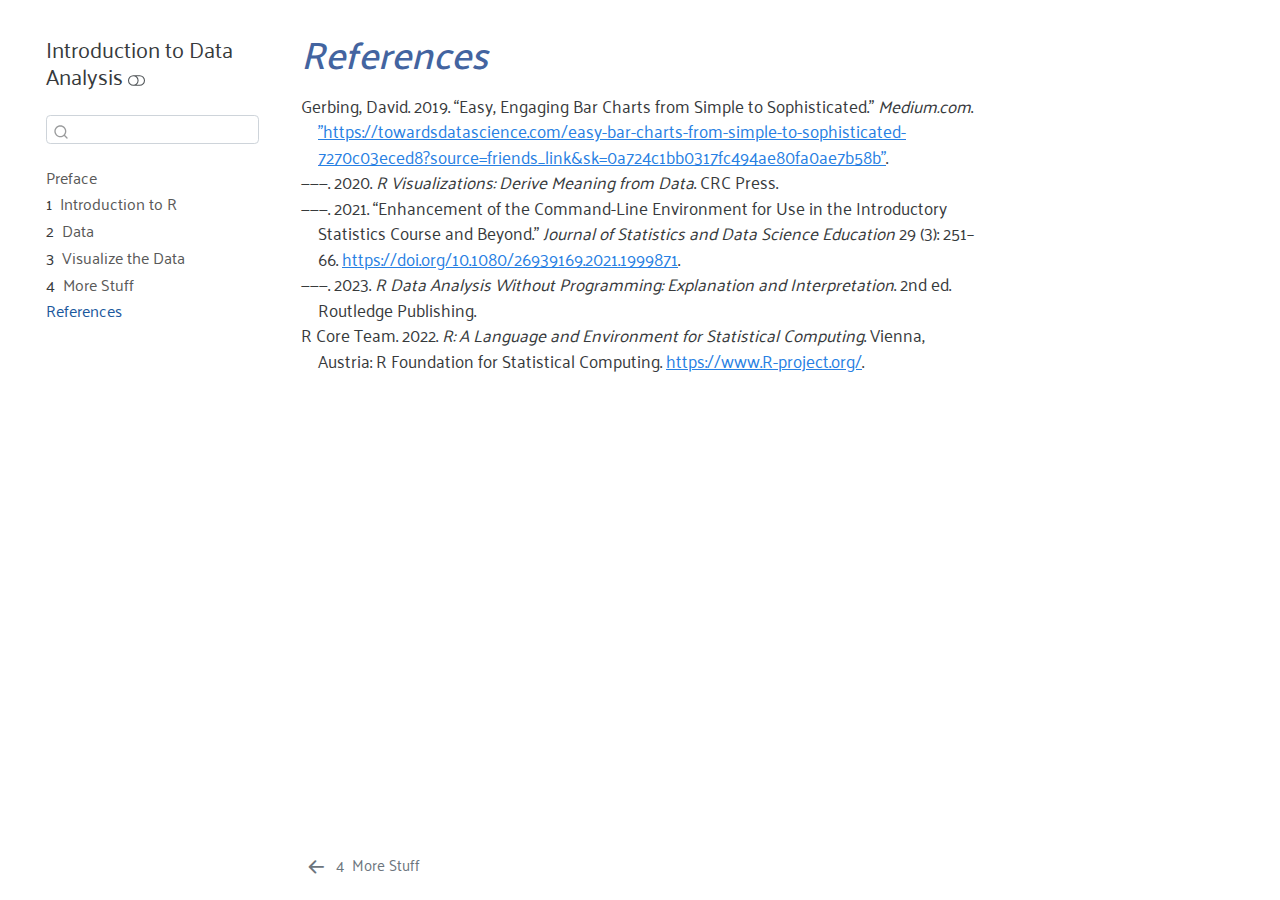
<file: references.html>
<!DOCTYPE html>
<html xmlns="http://www.w3.org/1999/xhtml" lang="en" xml:lang="en"><head>

<meta charset="utf-8">
<meta name="generator" content="quarto-1.2.335">

<meta name="viewport" content="width=device-width, initial-scale=1.0, user-scalable=yes">


<title>Introduction to Data Analysis - References</title>
<style>
code{white-space: pre-wrap;}
span.smallcaps{font-variant: small-caps;}
div.columns{display: flex; gap: min(4vw, 1.5em);}
div.column{flex: auto; overflow-x: auto;}
div.hanging-indent{margin-left: 1.5em; text-indent: -1.5em;}
ul.task-list{list-style: none;}
ul.task-list li input[type="checkbox"] {
  width: 0.8em;
  margin: 0 0.8em 0.2em -1.6em;
  vertical-align: middle;
}
div.csl-bib-body { }
div.csl-entry {
  clear: both;
}
.hanging div.csl-entry {
  margin-left:2em;
  text-indent:-2em;
}
div.csl-left-margin {
  min-width:2em;
  float:left;
}
div.csl-right-inline {
  margin-left:2em;
  padding-left:1em;
}
div.csl-indent {
  margin-left: 2em;
}
</style>


<script src="site_libs/quarto-nav/quarto-nav.js"></script>
<script src="site_libs/quarto-nav/headroom.min.js"></script>
<script src="site_libs/clipboard/clipboard.min.js"></script>
<script src="site_libs/quarto-search/autocomplete.umd.js"></script>
<script src="site_libs/quarto-search/fuse.min.js"></script>
<script src="site_libs/quarto-search/quarto-search.js"></script>
<meta name="quarto:offset" content="./">
<link href="./04-MoreStuff.html" rel="prev">
<script src="site_libs/quarto-html/quarto.js"></script>
<script src="site_libs/quarto-html/popper.min.js"></script>
<script src="site_libs/quarto-html/tippy.umd.min.js"></script>
<script src="site_libs/quarto-html/anchor.min.js"></script>
<link href="site_libs/quarto-html/tippy.css" rel="stylesheet">
<link href="site_libs/quarto-html/quarto-syntax-highlighting.css" rel="stylesheet" class="quarto-color-scheme" id="quarto-text-highlighting-styles">
<link href="site_libs/quarto-html/quarto-syntax-highlighting-dark.css" rel="prefetch" class="quarto-color-scheme quarto-color-alternate" id="quarto-text-highlighting-styles">
<script src="site_libs/bootstrap/bootstrap.min.js"></script>
<link href="site_libs/bootstrap/bootstrap-icons.css" rel="stylesheet">
<link href="site_libs/bootstrap/bootstrap.min.css" rel="stylesheet" class="quarto-color-scheme" id="quarto-bootstrap" data-mode="light">
<link href="site_libs/bootstrap/bootstrap-dark.min.css" rel="prefetch" class="quarto-color-scheme quarto-color-alternate" id="quarto-bootstrap" data-mode="dark">
<script id="quarto-search-options" type="application/json">{
  "location": "sidebar",
  "copy-button": false,
  "collapse-after": 3,
  "panel-placement": "start",
  "type": "textbox",
  "limit": 20,
  "language": {
    "search-no-results-text": "No results",
    "search-matching-documents-text": "matching documents",
    "search-copy-link-title": "Copy link to search",
    "search-hide-matches-text": "Hide additional matches",
    "search-more-match-text": "more match in this document",
    "search-more-matches-text": "more matches in this document",
    "search-clear-button-title": "Clear",
    "search-detached-cancel-button-title": "Cancel",
    "search-submit-button-title": "Submit"
  }
}</script>


<link rel="stylesheet" href="style.css">
</head>

<body class="nav-sidebar floating">

<div id="quarto-search-results"></div>
  <header id="quarto-header" class="headroom fixed-top">
  <nav class="quarto-secondary-nav" data-bs-toggle="collapse" data-bs-target="#quarto-sidebar" aria-controls="quarto-sidebar" aria-expanded="false" aria-label="Toggle sidebar navigation" onclick="if (window.quartoToggleHeadroom) { window.quartoToggleHeadroom(); }">
    <div class="container-fluid d-flex justify-content-between">
      <h1 class="quarto-secondary-nav-title">References</h1>
      <button type="button" class="quarto-btn-toggle btn" aria-label="Show secondary navigation">
        <i class="bi bi-chevron-right"></i>
      </button>
    </div>
  </nav>
</header>
<!-- content -->
<div id="quarto-content" class="quarto-container page-columns page-rows-contents page-layout-article">
<!-- sidebar -->
  <nav id="quarto-sidebar" class="sidebar collapse sidebar-navigation floating overflow-auto">
    <div class="pt-lg-2 mt-2 text-left sidebar-header">
    <div class="sidebar-title mb-0 py-0">
      <a href="./">Introduction to Data Analysis</a> 
        <div class="sidebar-tools-main">
  <a href="" class="quarto-color-scheme-toggle sidebar-tool" onclick="window.quartoToggleColorScheme(); return false;" title="Toggle dark mode"><i class="bi"></i></a>
</div>
    </div>
      </div>
      <div class="mt-2 flex-shrink-0 align-items-center">
        <div class="sidebar-search">
        <div id="quarto-search" class="" title="Search"></div>
        </div>
      </div>
    <div class="sidebar-menu-container"> 
    <ul class="list-unstyled mt-1">
        <li class="sidebar-item">
  <div class="sidebar-item-container"> 
  <a href="./index.html" class="sidebar-item-text sidebar-link">Preface</a>
  </div>
</li>
        <li class="sidebar-item">
  <div class="sidebar-item-container"> 
  <a href="./01-Intro.html" class="sidebar-item-text sidebar-link"><span class="chapter-number">1</span>&nbsp; <span class="chapter-title">Introduction to R</span></a>
  </div>
</li>
        <li class="sidebar-item">
  <div class="sidebar-item-container"> 
  <a href="./02-Data.html" class="sidebar-item-text sidebar-link"><span class="chapter-number">2</span>&nbsp; <span class="chapter-title">Data</span></a>
  </div>
</li>
        <li class="sidebar-item">
  <div class="sidebar-item-container"> 
  <a href="./03-Visualization.html" class="sidebar-item-text sidebar-link"><span class="chapter-number">3</span>&nbsp; <span class="chapter-title">Visualize the Data</span></a>
  </div>
</li>
        <li class="sidebar-item">
  <div class="sidebar-item-container"> 
  <a href="./04-MoreStuff.html" class="sidebar-item-text sidebar-link"><span class="chapter-number">4</span>&nbsp; <span class="chapter-title">More Stuff</span></a>
  </div>
</li>
        <li class="sidebar-item">
  <div class="sidebar-item-container"> 
  <a href="./references.html" class="sidebar-item-text sidebar-link active">References</a>
  </div>
</li>
    </ul>
    </div>
</nav>
<!-- margin-sidebar -->
    <div id="quarto-margin-sidebar" class="sidebar margin-sidebar">
        
    </div>
<!-- main -->
<main class="content" id="quarto-document-content">

<header id="title-block-header" class="quarto-title-block default">
<div class="quarto-title">
<h1 class="title d-none d-lg-block">References</h1>
</div>



<div class="quarto-title-meta">

    
  
    
  </div>
  

</header>

<div id="refs" class="references csl-bib-body hanging-indent" role="doc-bibliography">
<div id="ref-medium_bc" class="csl-entry" role="doc-biblioentry">
Gerbing, David. 2019. <span>“Easy, Engaging Bar Charts from Simple to
Sophisticated.”</span> <em>Medium.com</em>. <a href="&quot;https://towardsdatascience.com/easy-bar-charts-from-simple-to-sophisticated-7270c03eced8?source=friends_link&amp;sk=0a724c1bb0317fc494ae80fa0ae7b58b&quot;">"https://towardsdatascience.com/easy-bar-charts-from-simple-to-sophisticated-7270c03eced8?source=friends_link&amp;sk=0a724c1bb0317fc494ae80fa0ae7b58b"</a>.
</div>
<div id="ref-rdv" class="csl-entry" role="doc-biblioentry">
———. 2020. <em>R Visualizations: Derive Meaning from Data</em>. CRC
Press.
</div>
<div id="ref-GerbR" class="csl-entry" role="doc-biblioentry">
———. 2021. <span>“Enhancement of the Command-Line Environment for Use in
the Introductory Statistics Course and Beyond.”</span> <em>Journal of
Statistics and Data Science Education</em> 29 (3): 251–66. <a href="https://doi.org/10.1080/26939169.2021.1999871">https://doi.org/10.1080/26939169.2021.1999871</a>.
</div>
<div id="ref-gerbing23" class="csl-entry" role="doc-biblioentry">
———. 2023. <em>R Data Analysis Without Programming: Explanation and
Interpretation</em>. 2nd ed. Routledge Publishing.
</div>
<div id="ref-R" class="csl-entry" role="doc-biblioentry">
R Core Team. 2022. <em>R: A Language and Environment for Statistical
Computing</em>. Vienna, Austria: R Foundation for Statistical Computing.
<a href="https://www.R-project.org/">https://www.R-project.org/</a>.
</div>
</div>



</main> <!-- /main -->
<script id="quarto-html-after-body" type="application/javascript">
window.document.addEventListener("DOMContentLoaded", function (event) {
  const toggleBodyColorMode = (bsSheetEl) => {
    const mode = bsSheetEl.getAttribute("data-mode");
    const bodyEl = window.document.querySelector("body");
    if (mode === "dark") {
      bodyEl.classList.add("quarto-dark");
      bodyEl.classList.remove("quarto-light");
    } else {
      bodyEl.classList.add("quarto-light");
      bodyEl.classList.remove("quarto-dark");
    }
  }
  const toggleBodyColorPrimary = () => {
    const bsSheetEl = window.document.querySelector("link#quarto-bootstrap");
    if (bsSheetEl) {
      toggleBodyColorMode(bsSheetEl);
    }
  }
  toggleBodyColorPrimary();  
  const disableStylesheet = (stylesheets) => {
    for (let i=0; i < stylesheets.length; i++) {
      const stylesheet = stylesheets[i];
      stylesheet.rel = 'prefetch';
    }
  }
  const enableStylesheet = (stylesheets) => {
    for (let i=0; i < stylesheets.length; i++) {
      const stylesheet = stylesheets[i];
      stylesheet.rel = 'stylesheet';
    }
  }
  const manageTransitions = (selector, allowTransitions) => {
    const els = window.document.querySelectorAll(selector);
    for (let i=0; i < els.length; i++) {
      const el = els[i];
      if (allowTransitions) {
        el.classList.remove('notransition');
      } else {
        el.classList.add('notransition');
      }
    }
  }
  const toggleColorMode = (alternate) => {
    // Switch the stylesheets
    const alternateStylesheets = window.document.querySelectorAll('link.quarto-color-scheme.quarto-color-alternate');
    manageTransitions('#quarto-margin-sidebar .nav-link', false);
    if (alternate) {
      enableStylesheet(alternateStylesheets);
      for (const sheetNode of alternateStylesheets) {
        if (sheetNode.id === "quarto-bootstrap") {
          toggleBodyColorMode(sheetNode);
        }
      }
    } else {
      disableStylesheet(alternateStylesheets);
      toggleBodyColorPrimary();
    }
    manageTransitions('#quarto-margin-sidebar .nav-link', true);
    // Switch the toggles
    const toggles = window.document.querySelectorAll('.quarto-color-scheme-toggle');
    for (let i=0; i < toggles.length; i++) {
      const toggle = toggles[i];
      if (toggle) {
        if (alternate) {
          toggle.classList.add("alternate");     
        } else {
          toggle.classList.remove("alternate");
        }
      }
    }
    // Hack to workaround the fact that safari doesn't
    // properly recolor the scrollbar when toggling (#1455)
    if (navigator.userAgent.indexOf('Safari') > 0 && navigator.userAgent.indexOf('Chrome') == -1) {
      manageTransitions("body", false);
      window.scrollTo(0, 1);
      setTimeout(() => {
        window.scrollTo(0, 0);
        manageTransitions("body", true);
      }, 40);  
    }
  }
  const isFileUrl = () => { 
    return window.location.protocol === 'file:';
  }
  const hasAlternateSentinel = () => {  
    let styleSentinel = getColorSchemeSentinel();
    if (styleSentinel !== null) {
      return styleSentinel === "alternate";
    } else {
      return false;
    }
  }
  const setStyleSentinel = (alternate) => {
    const value = alternate ? "alternate" : "default";
    if (!isFileUrl()) {
      window.localStorage.setItem("quarto-color-scheme", value);
    } else {
      localAlternateSentinel = value;
    }
  }
  const getColorSchemeSentinel = () => {
    if (!isFileUrl()) {
      const storageValue = window.localStorage.getItem("quarto-color-scheme");
      return storageValue != null ? storageValue : localAlternateSentinel;
    } else {
      return localAlternateSentinel;
    }
  }
  let localAlternateSentinel = 'default';
  // Dark / light mode switch
  window.quartoToggleColorScheme = () => {
    // Read the current dark / light value 
    let toAlternate = !hasAlternateSentinel();
    toggleColorMode(toAlternate);
    setStyleSentinel(toAlternate);
  };
  // Ensure there is a toggle, if there isn't float one in the top right
  if (window.document.querySelector('.quarto-color-scheme-toggle') === null) {
    const a = window.document.createElement('a');
    a.classList.add('top-right');
    a.classList.add('quarto-color-scheme-toggle');
    a.href = "";
    a.onclick = function() { try { window.quartoToggleColorScheme(); } catch {} return false; };
    const i = window.document.createElement("i");
    i.classList.add('bi');
    a.appendChild(i);
    window.document.body.appendChild(a);
  }
  // Switch to dark mode if need be
  if (hasAlternateSentinel()) {
    toggleColorMode(true);
  } else {
    toggleColorMode(false);
  }
  const icon = "";
  const anchorJS = new window.AnchorJS();
  anchorJS.options = {
    placement: 'right',
    icon: icon
  };
  anchorJS.add('.anchored');
  const clipboard = new window.ClipboardJS('.code-copy-button', {
    target: function(trigger) {
      return trigger.previousElementSibling;
    }
  });
  clipboard.on('success', function(e) {
    // button target
    const button = e.trigger;
    // don't keep focus
    button.blur();
    // flash "checked"
    button.classList.add('code-copy-button-checked');
    var currentTitle = button.getAttribute("title");
    button.setAttribute("title", "Copied!");
    let tooltip;
    if (window.bootstrap) {
      button.setAttribute("data-bs-toggle", "tooltip");
      button.setAttribute("data-bs-placement", "left");
      button.setAttribute("data-bs-title", "Copied!");
      tooltip = new bootstrap.Tooltip(button, 
        { trigger: "manual", 
          customClass: "code-copy-button-tooltip",
          offset: [0, -8]});
      tooltip.show();    
    }
    setTimeout(function() {
      if (tooltip) {
        tooltip.hide();
        button.removeAttribute("data-bs-title");
        button.removeAttribute("data-bs-toggle");
        button.removeAttribute("data-bs-placement");
      }
      button.setAttribute("title", currentTitle);
      button.classList.remove('code-copy-button-checked');
    }, 1000);
    // clear code selection
    e.clearSelection();
  });
  function tippyHover(el, contentFn) {
    const config = {
      allowHTML: true,
      content: contentFn,
      maxWidth: 500,
      delay: 100,
      arrow: false,
      appendTo: function(el) {
          return el.parentElement;
      },
      interactive: true,
      interactiveBorder: 10,
      theme: 'quarto',
      placement: 'bottom-start'
    };
    window.tippy(el, config); 
  }
  const noterefs = window.document.querySelectorAll('a[role="doc-noteref"]');
  for (var i=0; i<noterefs.length; i++) {
    const ref = noterefs[i];
    tippyHover(ref, function() {
      // use id or data attribute instead here
      let href = ref.getAttribute('data-footnote-href') || ref.getAttribute('href');
      try { href = new URL(href).hash; } catch {}
      const id = href.replace(/^#\/?/, "");
      const note = window.document.getElementById(id);
      return note.innerHTML;
    });
  }
  const findCites = (el) => {
    const parentEl = el.parentElement;
    if (parentEl) {
      const cites = parentEl.dataset.cites;
      if (cites) {
        return {
          el,
          cites: cites.split(' ')
        };
      } else {
        return findCites(el.parentElement)
      }
    } else {
      return undefined;
    }
  };
  var bibliorefs = window.document.querySelectorAll('a[role="doc-biblioref"]');
  for (var i=0; i<bibliorefs.length; i++) {
    const ref = bibliorefs[i];
    const citeInfo = findCites(ref);
    if (citeInfo) {
      tippyHover(citeInfo.el, function() {
        var popup = window.document.createElement('div');
        citeInfo.cites.forEach(function(cite) {
          var citeDiv = window.document.createElement('div');
          citeDiv.classList.add('hanging-indent');
          citeDiv.classList.add('csl-entry');
          var biblioDiv = window.document.getElementById('ref-' + cite);
          if (biblioDiv) {
            citeDiv.innerHTML = biblioDiv.innerHTML;
          }
          popup.appendChild(citeDiv);
        });
        return popup.innerHTML;
      });
    }
  }
});
</script>
<nav class="page-navigation">
  <div class="nav-page nav-page-previous">
      <a href="./04-MoreStuff.html" class="pagination-link">
        <i class="bi bi-arrow-left-short"></i> <span class="nav-page-text"><span class="chapter-number">4</span>&nbsp; <span class="chapter-title">More Stuff</span></span>
      </a>          
  </div>
  <div class="nav-page nav-page-next">
  </div>
</nav>
</div> <!-- /content -->



</body></html>
</file>
<file: site_libs/quarto-html/tippy.css>
.tippy-box[data-animation=fade][data-state=hidden]{opacity:0}[data-tippy-root]{max-width:calc(100vw - 10px)}.tippy-box{position:relative;background-color:#333;color:#fff;border-radius:4px;font-size:14px;line-height:1.4;white-space:normal;outline:0;transition-property:transform,visibility,opacity}.tippy-box[data-placement^=top]>.tippy-arrow{bottom:0}.tippy-box[data-placement^=top]>.tippy-arrow:before{bottom:-7px;left:0;border-width:8px 8px 0;border-top-color:initial;transform-origin:center top}.tippy-box[data-placement^=bottom]>.tippy-arrow{top:0}.tippy-box[data-placement^=bottom]>.tippy-arrow:before{top:-7px;left:0;border-width:0 8px 8px;border-bottom-color:initial;transform-origin:center bottom}.tippy-box[data-placement^=left]>.tippy-arrow{right:0}.tippy-box[data-placement^=left]>.tippy-arrow:before{border-width:8px 0 8px 8px;border-left-color:initial;right:-7px;transform-origin:center left}.tippy-box[data-placement^=right]>.tippy-arrow{left:0}.tippy-box[data-placement^=right]>.tippy-arrow:before{left:-7px;border-width:8px 8px 8px 0;border-right-color:initial;transform-origin:center right}.tippy-box[data-inertia][data-state=visible]{transition-timing-function:cubic-bezier(.54,1.5,.38,1.11)}.tippy-arrow{width:16px;height:16px;color:#333}.tippy-arrow:before{content:"";position:absolute;border-color:transparent;border-style:solid}.tippy-content{position:relative;padding:5px 9px;z-index:1}
</file>
<file: site_libs/quarto-html/quarto-syntax-highlighting.css>
/* quarto syntax highlight colors */
:root {
  --quarto-hl-ot-color: #003B4F;
  --quarto-hl-at-color: #657422;
  --quarto-hl-ss-color: #20794D;
  --quarto-hl-an-color: #5E5E5E;
  --quarto-hl-fu-color: #4758AB;
  --quarto-hl-st-color: #20794D;
  --quarto-hl-cf-color: #003B4F;
  --quarto-hl-op-color: #5E5E5E;
  --quarto-hl-er-color: #AD0000;
  --quarto-hl-bn-color: #AD0000;
  --quarto-hl-al-color: #AD0000;
  --quarto-hl-va-color: #111111;
  --quarto-hl-bu-color: inherit;
  --quarto-hl-ex-color: inherit;
  --quarto-hl-pp-color: #AD0000;
  --quarto-hl-in-color: #5E5E5E;
  --quarto-hl-vs-color: #20794D;
  --quarto-hl-wa-color: #5E5E5E;
  --quarto-hl-do-color: #5E5E5E;
  --quarto-hl-im-color: #00769E;
  --quarto-hl-ch-color: #20794D;
  --quarto-hl-dt-color: #AD0000;
  --quarto-hl-fl-color: #AD0000;
  --quarto-hl-co-color: #5E5E5E;
  --quarto-hl-cv-color: #5E5E5E;
  --quarto-hl-cn-color: #8f5902;
  --quarto-hl-sc-color: #5E5E5E;
  --quarto-hl-dv-color: #AD0000;
  --quarto-hl-kw-color: #003B4F;
}

/* other quarto variables */
:root {
  --quarto-font-monospace: SFMono-Regular, Menlo, Monaco, Consolas, "Liberation Mono", "Courier New", monospace;
}

pre > code.sourceCode > span {
  color: #003B4F;
}

code span {
  color: #003B4F;
}

code.sourceCode > span {
  color: #003B4F;
}

div.sourceCode,
div.sourceCode pre.sourceCode {
  color: #003B4F;
}

code span.ot {
  color: #003B4F;
  font-style: inherit;
}

code span.at {
  color: #657422;
  font-style: inherit;
}

code span.ss {
  color: #20794D;
  font-style: inherit;
}

code span.an {
  color: #5E5E5E;
  font-style: inherit;
}

code span.fu {
  color: #4758AB;
  font-style: inherit;
}

code span.st {
  color: #20794D;
  font-style: inherit;
}

code span.cf {
  color: #003B4F;
  font-style: inherit;
}

code span.op {
  color: #5E5E5E;
  font-style: inherit;
}

code span.er {
  color: #AD0000;
  font-style: inherit;
}

code span.bn {
  color: #AD0000;
  font-style: inherit;
}

code span.al {
  color: #AD0000;
  font-style: inherit;
}

code span.va {
  color: #111111;
  font-style: inherit;
}

code span.bu {
  font-style: inherit;
}

code span.ex {
  font-style: inherit;
}

code span.pp {
  color: #AD0000;
  font-style: inherit;
}

code span.in {
  color: #5E5E5E;
  font-style: inherit;
}

code span.vs {
  color: #20794D;
  font-style: inherit;
}

code span.wa {
  color: #5E5E5E;
  font-style: italic;
}

code span.do {
  color: #5E5E5E;
  font-style: italic;
}

code span.im {
  color: #00769E;
  font-style: inherit;
}

code span.ch {
  color: #20794D;
  font-style: inherit;
}

code span.dt {
  color: #AD0000;
  font-style: inherit;
}

code span.fl {
  color: #AD0000;
  font-style: inherit;
}

code span.co {
  color: #5E5E5E;
  font-style: inherit;
}

code span.cv {
  color: #5E5E5E;
  font-style: italic;
}

code span.cn {
  color: #8f5902;
  font-style: inherit;
}

code span.sc {
  color: #5E5E5E;
  font-style: inherit;
}

code span.dv {
  color: #AD0000;
  font-style: inherit;
}

code span.kw {
  color: #003B4F;
  font-style: inherit;
}

.prevent-inlining {
  content: "</";
}

/*# sourceMappingURL=debc5d5d77c3f9108843748ff7464032.css.map */
</file>
<file: site_libs/quarto-html/quarto-syntax-highlighting-dark.css>
/* quarto syntax highlight colors */
:root {
  --quarto-hl-al-color: #f07178;
  --quarto-hl-an-color: #d4d0ab;
  --quarto-hl-at-color: #00e0e0;
  --quarto-hl-bn-color: #d4d0ab;
  --quarto-hl-bu-color: #abe338;
  --quarto-hl-ch-color: #abe338;
  --quarto-hl-co-color: #f8f8f2;
  --quarto-hl-cv-color: #ffd700;
  --quarto-hl-cn-color: #ffd700;
  --quarto-hl-cf-color: #ffa07a;
  --quarto-hl-dt-color: #ffa07a;
  --quarto-hl-dv-color: #d4d0ab;
  --quarto-hl-do-color: #f8f8f2;
  --quarto-hl-er-color: #f07178;
  --quarto-hl-ex-color: #00e0e0;
  --quarto-hl-fl-color: #d4d0ab;
  --quarto-hl-fu-color: #ffa07a;
  --quarto-hl-im-color: #abe338;
  --quarto-hl-in-color: #d4d0ab;
  --quarto-hl-kw-color: #ffa07a;
  --quarto-hl-op-color: #ffa07a;
  --quarto-hl-ot-color: #00e0e0;
  --quarto-hl-pp-color: #dcc6e0;
  --quarto-hl-re-color: #00e0e0;
  --quarto-hl-sc-color: #abe338;
  --quarto-hl-ss-color: #abe338;
  --quarto-hl-st-color: #abe338;
  --quarto-hl-va-color: #00e0e0;
  --quarto-hl-vs-color: #abe338;
  --quarto-hl-wa-color: #dcc6e0;
}

/* other quarto variables */
:root {
  --quarto-font-monospace: SFMono-Regular, Menlo, Monaco, Consolas, "Liberation Mono", "Courier New", monospace;
}

code span.al {
  background-color: #2a0f15;
  font-weight: bold;
  color: #f07178;
}

code span.an {
  color: #d4d0ab;
}

code span.at {
  color: #00e0e0;
}

code span.bn {
  color: #d4d0ab;
}

code span.bu {
  color: #abe338;
}

code span.ch {
  color: #abe338;
}

code span.co {
  font-style: italic;
  color: #f8f8f2;
}

code span.cv {
  color: #ffd700;
}

code span.cn {
  color: #ffd700;
}

code span.cf {
  font-weight: bold;
  color: #ffa07a;
}

code span.dt {
  color: #ffa07a;
}

code span.dv {
  color: #d4d0ab;
}

code span.do {
  color: #f8f8f2;
}

code span.er {
  color: #f07178;
  text-decoration: underline;
}

code span.ex {
  font-weight: bold;
  color: #00e0e0;
}

code span.fl {
  color: #d4d0ab;
}

code span.fu {
  color: #ffa07a;
}

code span.im {
  color: #abe338;
}

code span.in {
  color: #d4d0ab;
}

code span.kw {
  font-weight: bold;
  color: #ffa07a;
}

pre > code.sourceCode > span {
  color: #f8f8f2;
}

code span {
  color: #f8f8f2;
}

code.sourceCode > span {
  color: #f8f8f2;
}

div.sourceCode,
div.sourceCode pre.sourceCode {
  color: #f8f8f2;
}

code span.op {
  color: #ffa07a;
}

code span.ot {
  color: #00e0e0;
}

code span.pp {
  color: #dcc6e0;
}

code span.re {
  background-color: #f8f8f2;
  color: #00e0e0;
}

code span.sc {
  color: #abe338;
}

code span.ss {
  color: #abe338;
}

code span.st {
  color: #abe338;
}

code span.va {
  color: #00e0e0;
}

code span.vs {
  color: #abe338;
}

code span.wa {
  color: #dcc6e0;
}

.prevent-inlining {
  content: "</";
}

/*# sourceMappingURL=935a306eefa94366c21e1a970dddb765.css.map */
</file>
<file: style.css>
@import 'https://fonts.googleapis.com/css?family=Istok+Web|Oxygen|Palanquin';
@import 'https://cdnjs.cloudflare.com/ajax/libs/font-awesome/4.7.0/css/font-awesome.min.css';
body {
/* font-family: 'Source Sans Pro', Arial, Helvetica, sans-serif;  */
/*   font-family: 'Crimson Text', Arial, Helvetica, sans-serif;  */
 font-family: 'Palanquin', Arial, Helvetica, sans-serif;
 font-size: 1.1;
 margin-top: 0;
}

span.newthought {
  font-variant: small-caps;
  font-size: 1.1em;
}

p.caption {
  color: #777;
  margin-top: 10px;
}
code {
  white-space: inherit;
  font-size: .85em;
}
pre {
  word-break: normal;
  word-wrap: normal;
}
pre code {
  white-space: inherit;
  font-size: .90em;
}

h1, h2, h3, h4, h5 {
  font-style: italic;
  color: rgb(47, 84, 150);
}

h1 {
  margin-top: 2em;
  font-style: italic;
  font-size: 2em;
}

h2 {
  margin-top: 1.5em;
  font-size: 1.5em;
  border: none;
}

h3 {
  margin-top: 1.75em;
  margin-bottom: 1em;
  font-size: 1.25em;
}

h4 {
  margin-top: 1.5em;
  font-size: 1.1em;
}

h1.title {
  font-size: 2.25em;
  font-weight: 500;
}

dfn {
  color: #7d1633;
  font-style: normal;
  font-weight: 500;
}

blockquote p em{
  color: rgb(37, 74, 135);
  font-weight: 600;
  border-left-color: rgb(47, 84, 150)
}

blockquote.q {
  background-color: rgb(235,235,245);
}

blockquote footer {
  text-align: right;
  padding-right: 3em;
  font-size:small;
}

/* font-family does not change font, but needed for font-size, color */
span.math.display {
  font-family: "Lucida Console", Courier, monospace;
  font-size:1.1em;
}

.vid {
  color: rgb(74,87,165);
  background-color: rgb(236,242,254);
}
</file>
